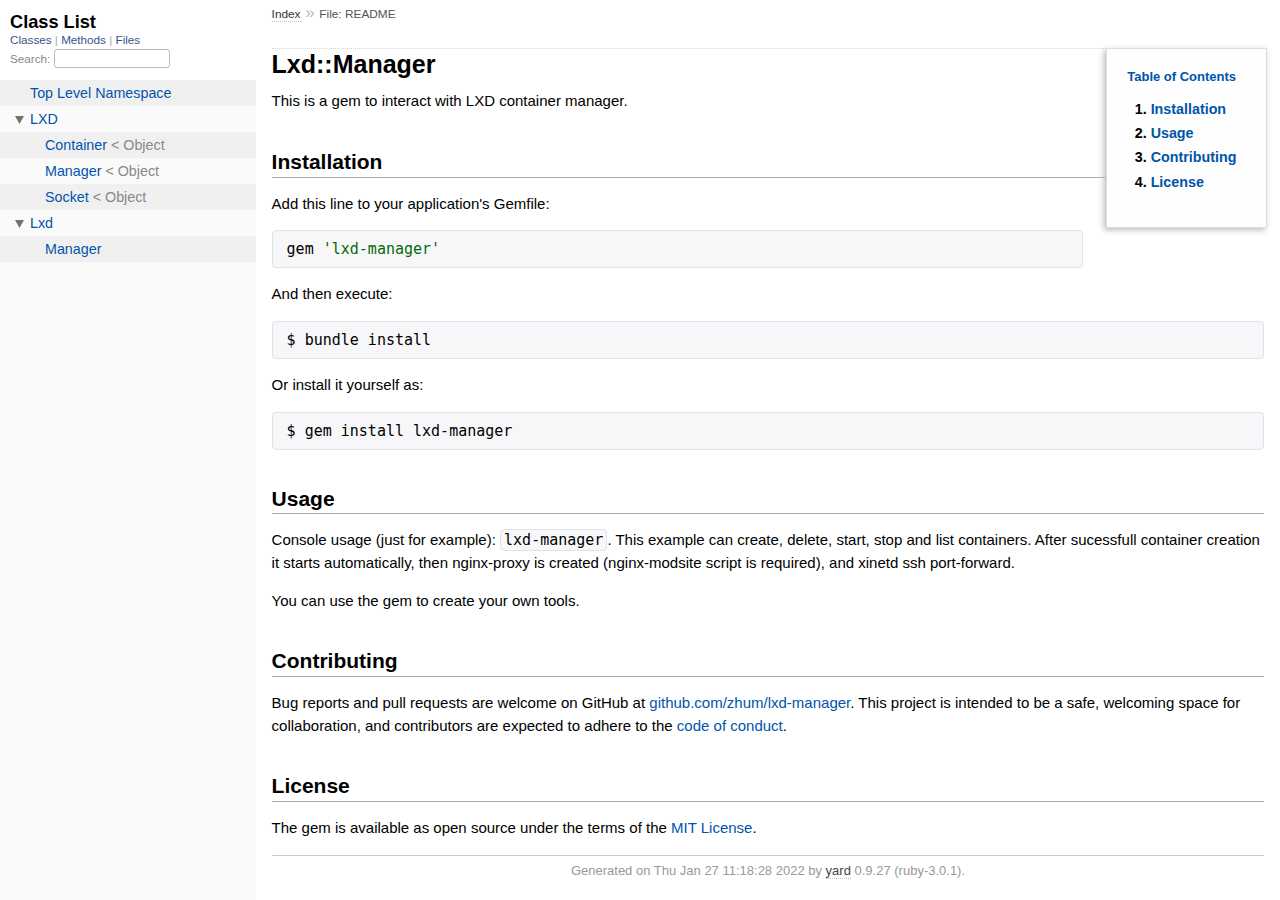
<file: doc/index.html>
<!DOCTYPE html>
<html>
  <head>
    <meta charset="UTF-8">
<meta name="viewport" content="width=device-width, initial-scale=1.0">
<title>
  File: README
  
    &mdash; Documentation by YARD 0.9.27
  
</title>

  <link rel="stylesheet" href="css/style.css" type="text/css" />

  <link rel="stylesheet" href="css/common.css" type="text/css" />

<script type="text/javascript">
  pathId = "README";
  relpath = '';
</script>


  <script type="text/javascript" charset="utf-8" src="js/jquery.js"></script>

  <script type="text/javascript" charset="utf-8" src="js/app.js"></script>


  </head>
  <body>
    <div class="nav_wrap">
      <iframe id="nav" src="class_list.html?1"></iframe>
      <div id="resizer"></div>
    </div>

    <div id="main" tabindex="-1">
      <div id="header">
        <div id="menu">
  
    <a href="_index.html">Index</a> &raquo; 
    <span class="title">File: README</span>
  
</div>

        <div id="search">
  
    <a class="full_list_link" id="class_list_link"
        href="class_list.html">

        <svg width="24" height="24">
          <rect x="0" y="4" width="24" height="4" rx="1" ry="1"></rect>
          <rect x="0" y="12" width="24" height="4" rx="1" ry="1"></rect>
          <rect x="0" y="20" width="24" height="4" rx="1" ry="1"></rect>
        </svg>
    </a>
  
</div>
        <div class="clear"></div>
      </div>

      <div id="content"><div id='filecontents'>
<h1 id="label-Lxd-3A-3AManager">Lxd::Manager</h1>

<p>This is a gem to interact with LXD container manager.</p>

<h2 id="label-Installation">Installation</h2>

<p>Add this line to your application&#39;s Gemfile:</p>

<pre class="code ruby"><code class="ruby"><span class='id identifier rubyid_gem'>gem</span> <span class='tstring'><span class='tstring_beg'>&#39;</span><span class='tstring_content'>lxd-manager</span><span class='tstring_end'>&#39;</span></span>
</code></pre>

<p>And then execute:</p>

<pre class="code ruby"><code class="ruby">$ bundle install
</code></pre>

<p>Or install it yourself as:</p>

<pre class="code ruby"><code class="ruby">$ gem install lxd-manager
</code></pre>

<h2 id="label-Usage">Usage</h2>

<p>Console usage (just for example): <code>lxd-manager</code>. This example can create, delete, start, stop and list containers. After sucessfull container creation it starts automatically, then nginx-proxy is created (nginx-modsite script is required), and xinetd ssh port-forward.</p>

<p>You can use the gem to create your own tools.</p>

<h2 id="label-Contributing">Contributing</h2>

<p>Bug reports and pull requests are welcome on GitHub at <a href="https://github.com/zhum/lxd-manager">github.com/zhum/lxd-manager</a>. This project is intended to be a safe, welcoming space for collaboration, and contributors are expected to adhere to the <a href="https://github.com/zhum/lxd-manager/blob/master/CODE_OF_CONDUCT.md">code of conduct</a>.</p>

<h2 id="label-License">License</h2>

<p>The gem is available as open source under the terms of the <a href="https://opensource.org/licenses/MIT">MIT License</a>.</p>
</div></div>

      <div id="footer">
  Generated on Thu Jan 27 11:18:28 2022 by
  <a href="http://yardoc.org" title="Yay! A Ruby Documentation Tool" target="_parent">yard</a>
  0.9.27 (ruby-3.0.1).
</div>

    </div>
  </body>
</html>
</file>
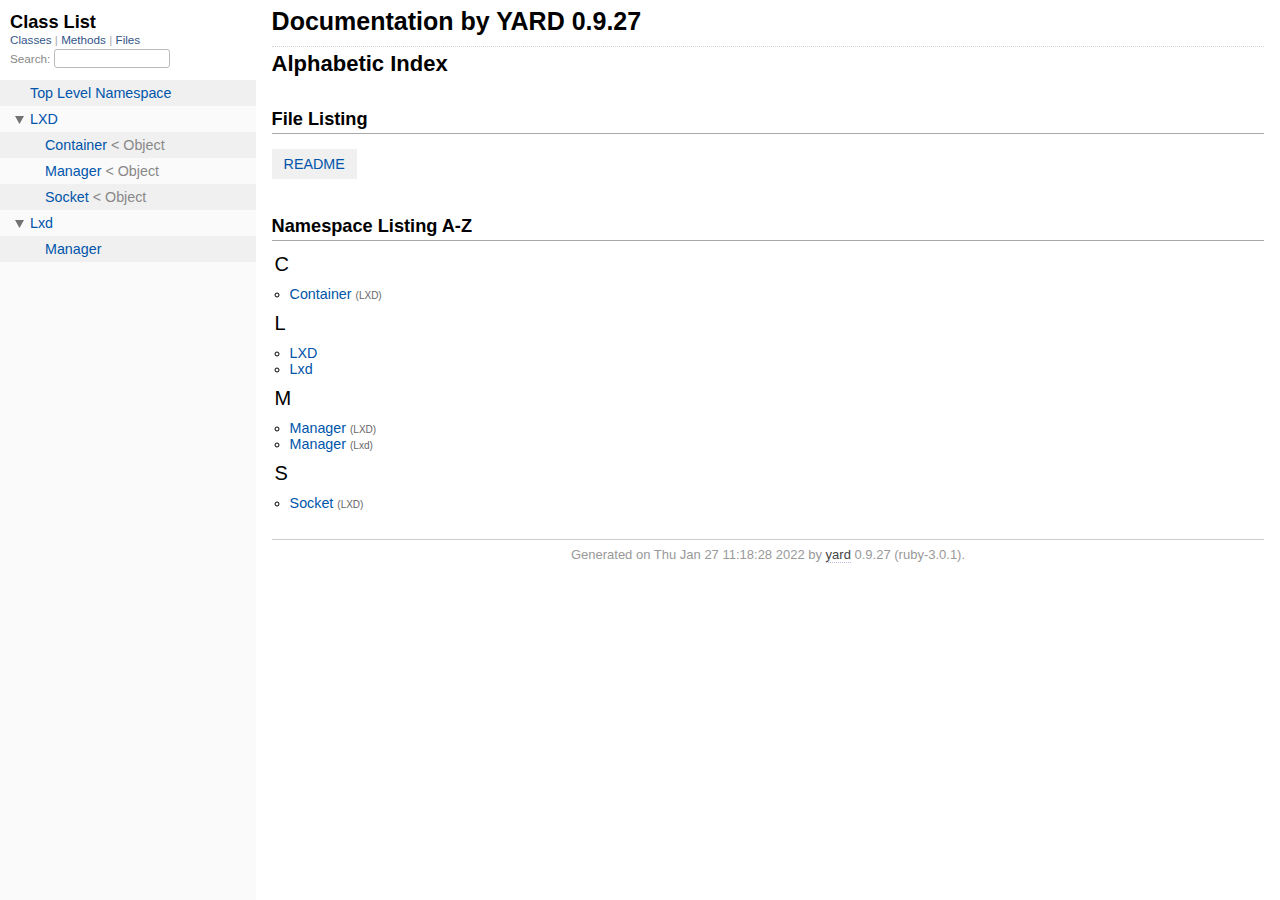
<file: doc/_index.html>
<!DOCTYPE html>
<html>
  <head>
    <meta charset="utf-8">
<meta name="viewport" content="width=device-width, initial-scale=1.0">
<title>
  Documentation by YARD 0.9.27
  
</title>

  <link rel="stylesheet" href="css/style.css" type="text/css" />

  <link rel="stylesheet" href="css/common.css" type="text/css" />

<script type="text/javascript">
  pathId = null;
  relpath = '';
</script>


  <script type="text/javascript" charset="utf-8" src="js/jquery.js"></script>

  <script type="text/javascript" charset="utf-8" src="js/app.js"></script>


  </head>
  <body>
    <div class="nav_wrap">
      <iframe id="nav" src="class_list.html?1"></iframe>
      <div id="resizer"></div>
    </div>

    <div id="main" tabindex="-1">
      <div id="header">
        <div id="menu">
  
</div>

        <div id="search">
  
    <a class="full_list_link" id="class_list_link"
        href="class_list.html">

        <svg width="24" height="24">
          <rect x="0" y="4" width="24" height="4" rx="1" ry="1"></rect>
          <rect x="0" y="12" width="24" height="4" rx="1" ry="1"></rect>
          <rect x="0" y="20" width="24" height="4" rx="1" ry="1"></rect>
        </svg>
    </a>
  
</div>
        <div class="clear"></div>
      </div>

      <div id="content"><h1 class="noborder title">Documentation by YARD 0.9.27</h1>
<div id="listing">
  <h1 class="alphaindex">Alphabetic Index</h1>
  
  <h2>File Listing</h2>
  <ul id="files" class="index_inline_list">
  
  
    <li class="r1"><a href="index.html" title="README">README</a></li>
    
  
  </ul>

<div class="clear"></div>
<h2>Namespace Listing A-Z</h2>




<table>
  <tr>
    <td valign='top' width="33%">
      
        
        <ul id="alpha_C" class="alpha">
          <li class="letter">C</li>
          <ul>
            
              <li>
                <span class='object_link'><a href="LXD/Container.html" title="LXD::Container (class)">Container</a></span>
                
                  <small>(LXD)</small>
                
              </li>
            
          </ul>
        </ul>
      
        
        <ul id="alpha_L" class="alpha">
          <li class="letter">L</li>
          <ul>
            
              <li>
                <span class='object_link'><a href="LXD.html" title="LXD (module)">LXD</a></span>
                
              </li>
            
              <li>
                <span class='object_link'><a href="Lxd_.html" title="Lxd (module)">Lxd</a></span>
                
              </li>
            
          </ul>
        </ul>
      
        
        <ul id="alpha_M" class="alpha">
          <li class="letter">M</li>
          <ul>
            
              <li>
                <span class='object_link'><a href="LXD/Manager.html" title="LXD::Manager (class)">Manager</a></span>
                
                  <small>(LXD)</small>
                
              </li>
            
              <li>
                <span class='object_link'><a href="Lxd/Manager.html" title="Lxd::Manager (module)">Manager</a></span>
                
                  <small>(Lxd)</small>
                
              </li>
            
          </ul>
        </ul>
      
        
        <ul id="alpha_S" class="alpha">
          <li class="letter">S</li>
          <ul>
            
              <li>
                <span class='object_link'><a href="LXD/Socket.html" title="LXD::Socket (class)">Socket</a></span>
                
                  <small>(LXD)</small>
                
              </li>
            
          </ul>
        </ul>
      
    </td>
  </tr>
</table>

</div>

</div>

      <div id="footer">
  Generated on Thu Jan 27 11:18:28 2022 by
  <a href="http://yardoc.org" title="Yay! A Ruby Documentation Tool" target="_parent">yard</a>
  0.9.27 (ruby-3.0.1).
</div>

    </div>
  </body>
</html>
</file>
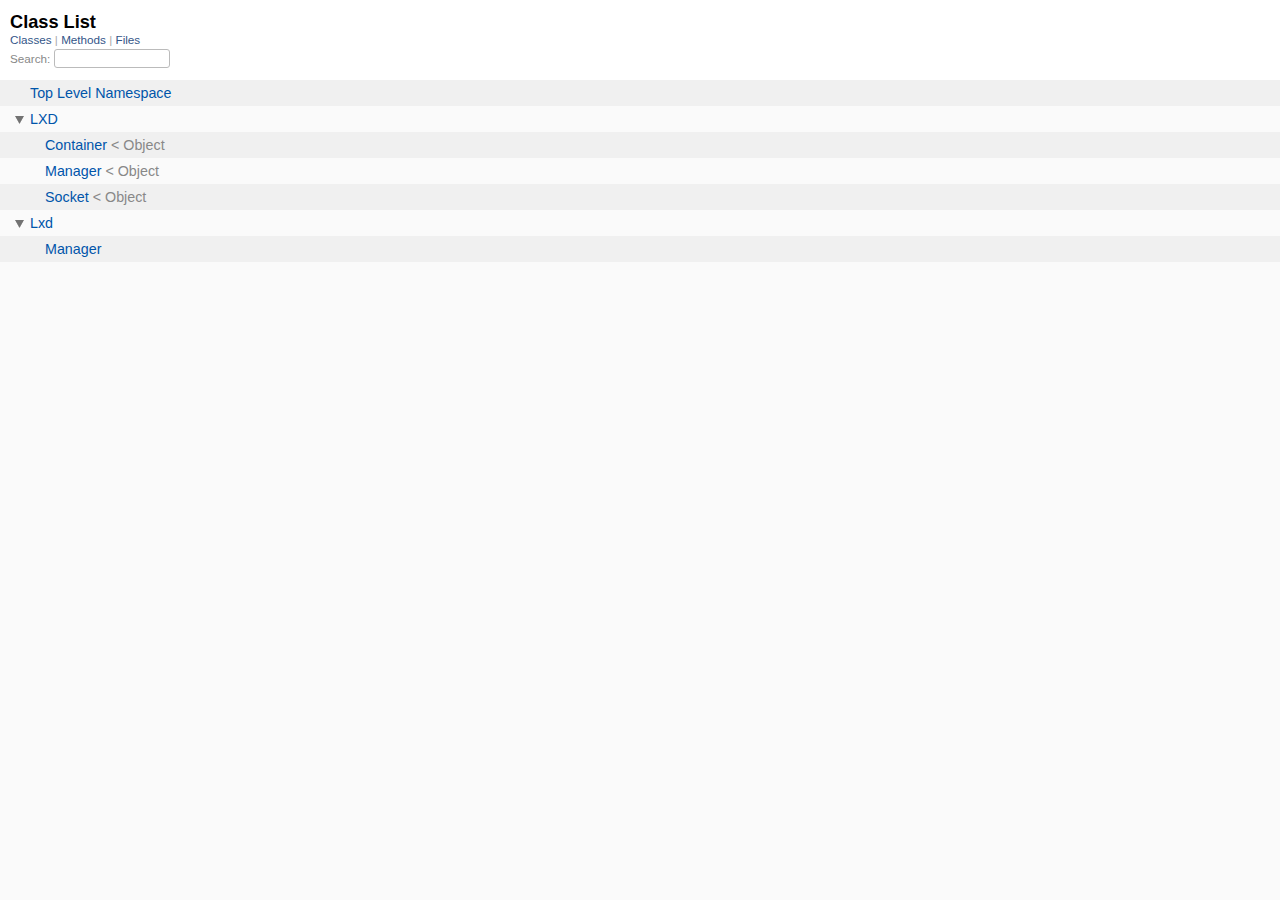
<file: doc/class_list.html>
<!DOCTYPE html>
<html>
  <head>
    <meta name="viewport" content="width=device-width, initial-scale=1.0">
    <meta charset="utf-8" />
    
      <link rel="stylesheet" href="css/full_list.css" type="text/css" media="screen" />
    
      <link rel="stylesheet" href="css/common.css" type="text/css" media="screen" />
    

    
      <script type="text/javascript" charset="utf-8" src="js/jquery.js"></script>
    
      <script type="text/javascript" charset="utf-8" src="js/full_list.js"></script>
    

    <title>Class List</title>
    <base id="base_target" target="_parent" />
  </head>
  <body>
    <div id="content">
      <div class="fixed_header">
        <h1 id="full_list_header">Class List</h1>
        <div id="full_list_nav">
          
            <span><a target="_self" href="class_list.html">
              Classes
            </a></span>
          
            <span><a target="_self" href="method_list.html">
              Methods
            </a></span>
          
            <span><a target="_self" href="file_list.html">
              Files
            </a></span>
          
        </div>

        <div id="search">Search: <input type="text" /></div>
      </div>

      <ul id="full_list" class="class">
        <li id="object_" class="odd"><div class="item" style="padding-left:30px"><span class='object_link'><a href="top-level-namespace.html" title="Top Level Namespace (root)">Top Level Namespace</a></span></div></li>
<li id='object_LXD' class='even'><div class='item' style='padding-left:30px'><a class='toggle'></a> <span class='object_link'><a href="LXD.html" title="LXD (module)">LXD</a></span><small class='search_info'>Top Level Namespace</small></div><ul><li id='object_LXD::Container' class='collapsed odd'><div class='item' style='padding-left:45px'><span class='object_link'><a href="LXD/Container.html" title="LXD::Container (class)">Container</a></span> &lt; Object<small class='search_info'>LXD</small></div></li><li id='object_LXD::Manager' class='collapsed even'><div class='item' style='padding-left:45px'><span class='object_link'><a href="LXD/Manager.html" title="LXD::Manager (class)">Manager</a></span> &lt; Object<small class='search_info'>LXD</small></div></li><li id='object_LXD::Socket' class='collapsed odd'><div class='item' style='padding-left:45px'><span class='object_link'><a href="LXD/Socket.html" title="LXD::Socket (class)">Socket</a></span> &lt; Object<small class='search_info'>LXD</small></div></li></ul></li><li id='object_Lxd' class='even'><div class='item' style='padding-left:30px'><a class='toggle'></a> <span class='object_link'><a href="Lxd_.html" title="Lxd (module)">Lxd</a></span><small class='search_info'>Top Level Namespace</small></div><ul><li id='object_Lxd::Manager' class='collapsed odd'><div class='item' style='padding-left:45px'><span class='object_link'><a href="Lxd/Manager.html" title="Lxd::Manager (module)">Manager</a></span><small class='search_info'>Lxd</small></div></li></ul></li>

      </ul>
    </div>
  </body>
</html>
</file>
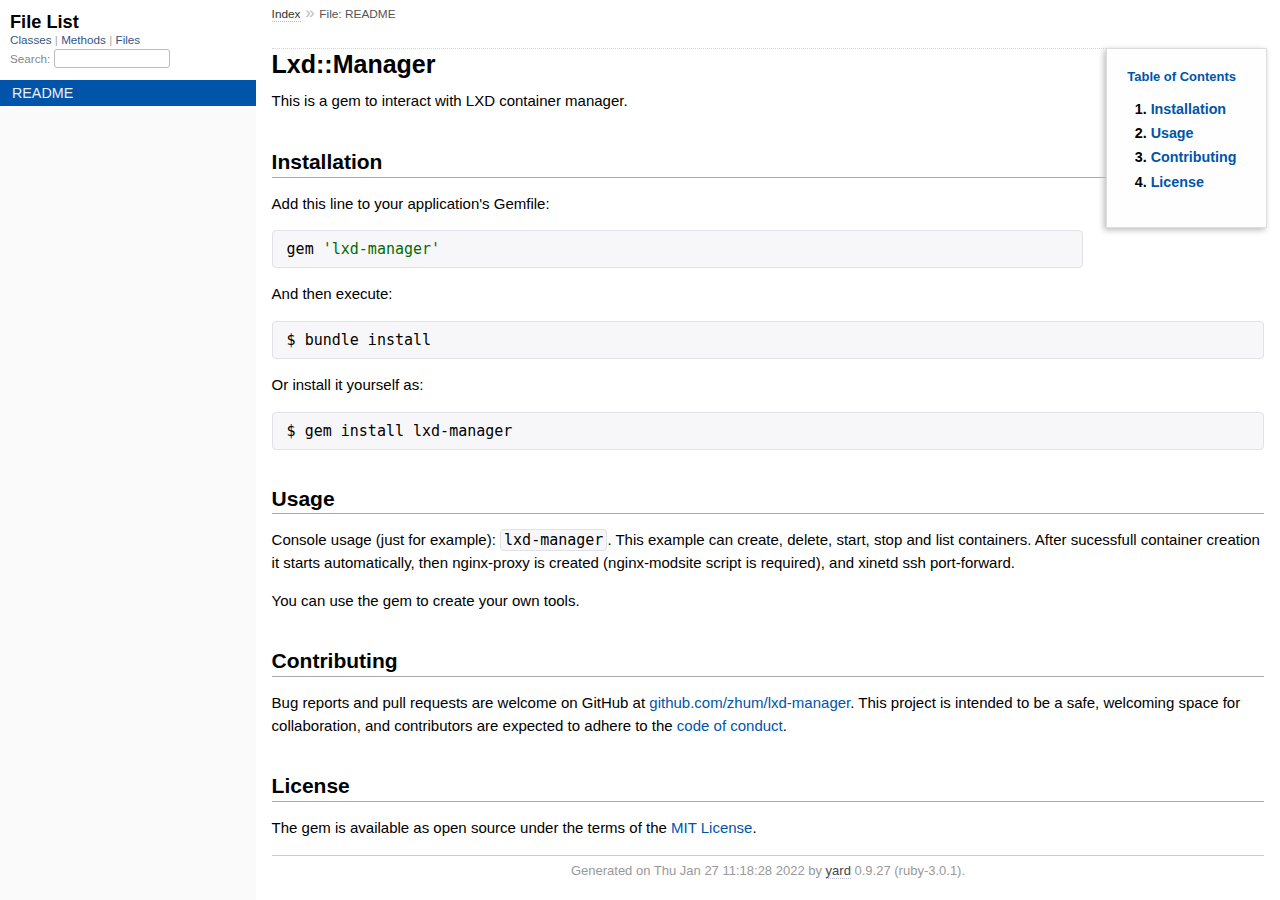
<file: doc/file.README.html>
<!DOCTYPE html>
<html>
  <head>
    <meta charset="UTF-8">
<meta name="viewport" content="width=device-width, initial-scale=1.0">
<title>
  File: README
  
    &mdash; Documentation by YARD 0.9.27
  
</title>

  <link rel="stylesheet" href="css/style.css" type="text/css" />

  <link rel="stylesheet" href="css/common.css" type="text/css" />

<script type="text/javascript">
  pathId = "README";
  relpath = '';
</script>


  <script type="text/javascript" charset="utf-8" src="js/jquery.js"></script>

  <script type="text/javascript" charset="utf-8" src="js/app.js"></script>


  </head>
  <body>
    <div class="nav_wrap">
      <iframe id="nav" src="file_list.html?1"></iframe>
      <div id="resizer"></div>
    </div>

    <div id="main" tabindex="-1">
      <div id="header">
        <div id="menu">
  
    <a href="_index.html">Index</a> &raquo; 
    <span class="title">File: README</span>
  
</div>

        <div id="search">
  
    <a class="full_list_link" id="class_list_link"
        href="class_list.html">

        <svg width="24" height="24">
          <rect x="0" y="4" width="24" height="4" rx="1" ry="1"></rect>
          <rect x="0" y="12" width="24" height="4" rx="1" ry="1"></rect>
          <rect x="0" y="20" width="24" height="4" rx="1" ry="1"></rect>
        </svg>
    </a>
  
</div>
        <div class="clear"></div>
      </div>

      <div id="content"><div id='filecontents'>
<h1 id="label-Lxd-3A-3AManager">Lxd::Manager</h1>

<p>This is a gem to interact with LXD container manager.</p>

<h2 id="label-Installation">Installation</h2>

<p>Add this line to your application&#39;s Gemfile:</p>

<pre class="code ruby"><code class="ruby"><span class='id identifier rubyid_gem'>gem</span> <span class='tstring'><span class='tstring_beg'>&#39;</span><span class='tstring_content'>lxd-manager</span><span class='tstring_end'>&#39;</span></span>
</code></pre>

<p>And then execute:</p>

<pre class="code ruby"><code class="ruby">$ bundle install
</code></pre>

<p>Or install it yourself as:</p>

<pre class="code ruby"><code class="ruby">$ gem install lxd-manager
</code></pre>

<h2 id="label-Usage">Usage</h2>

<p>Console usage (just for example): <code>lxd-manager</code>. This example can create, delete, start, stop and list containers. After sucessfull container creation it starts automatically, then nginx-proxy is created (nginx-modsite script is required), and xinetd ssh port-forward.</p>

<p>You can use the gem to create your own tools.</p>

<h2 id="label-Contributing">Contributing</h2>

<p>Bug reports and pull requests are welcome on GitHub at <a href="https://github.com/zhum/lxd-manager">github.com/zhum/lxd-manager</a>. This project is intended to be a safe, welcoming space for collaboration, and contributors are expected to adhere to the <a href="https://github.com/zhum/lxd-manager/blob/master/CODE_OF_CONDUCT.md">code of conduct</a>.</p>

<h2 id="label-License">License</h2>

<p>The gem is available as open source under the terms of the <a href="https://opensource.org/licenses/MIT">MIT License</a>.</p>
</div></div>

      <div id="footer">
  Generated on Thu Jan 27 11:18:28 2022 by
  <a href="http://yardoc.org" title="Yay! A Ruby Documentation Tool" target="_parent">yard</a>
  0.9.27 (ruby-3.0.1).
</div>

    </div>
  </body>
</html>
</file>
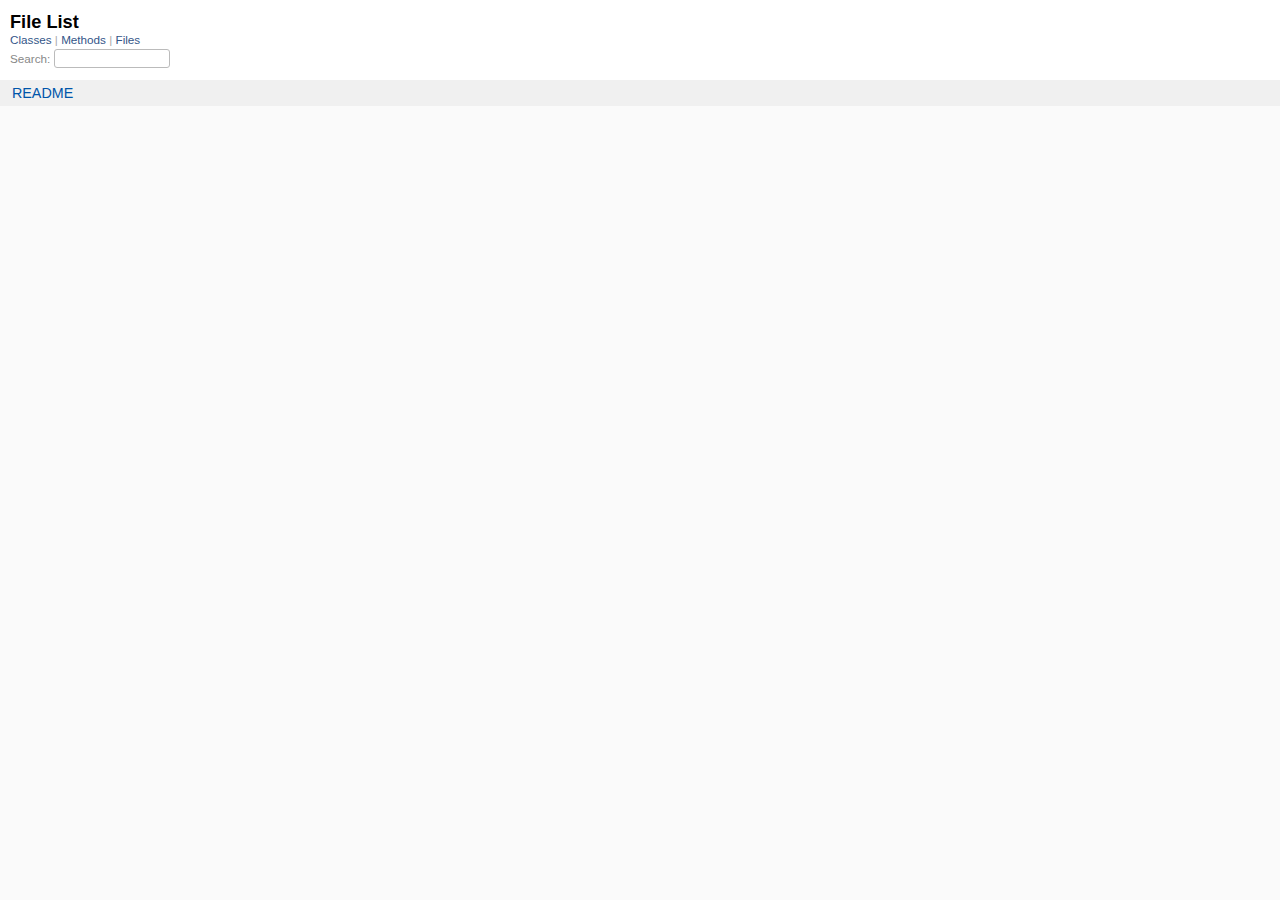
<file: doc/file_list.html>
<!DOCTYPE html>
<html>
  <head>
    <meta name="viewport" content="width=device-width, initial-scale=1.0">
    <meta charset="utf-8" />
    
      <link rel="stylesheet" href="css/full_list.css" type="text/css" media="screen" />
    
      <link rel="stylesheet" href="css/common.css" type="text/css" media="screen" />
    

    
      <script type="text/javascript" charset="utf-8" src="js/jquery.js"></script>
    
      <script type="text/javascript" charset="utf-8" src="js/full_list.js"></script>
    

    <title>File List</title>
    <base id="base_target" target="_parent" />
  </head>
  <body>
    <div id="content">
      <div class="fixed_header">
        <h1 id="full_list_header">File List</h1>
        <div id="full_list_nav">
          
            <span><a target="_self" href="class_list.html">
              Classes
            </a></span>
          
            <span><a target="_self" href="method_list.html">
              Methods
            </a></span>
          
            <span><a target="_self" href="file_list.html">
              Files
            </a></span>
          
        </div>

        <div id="search">Search: <input type="text" /></div>
      </div>

      <ul id="full_list" class="file">
        

  <li id="object_README" class="odd">
    <div class="item"><span class="object_link"><a href="index.html" title="README">README</a></span></div>
  </li>
  


      </ul>
    </div>
  </body>
</html>
</file>
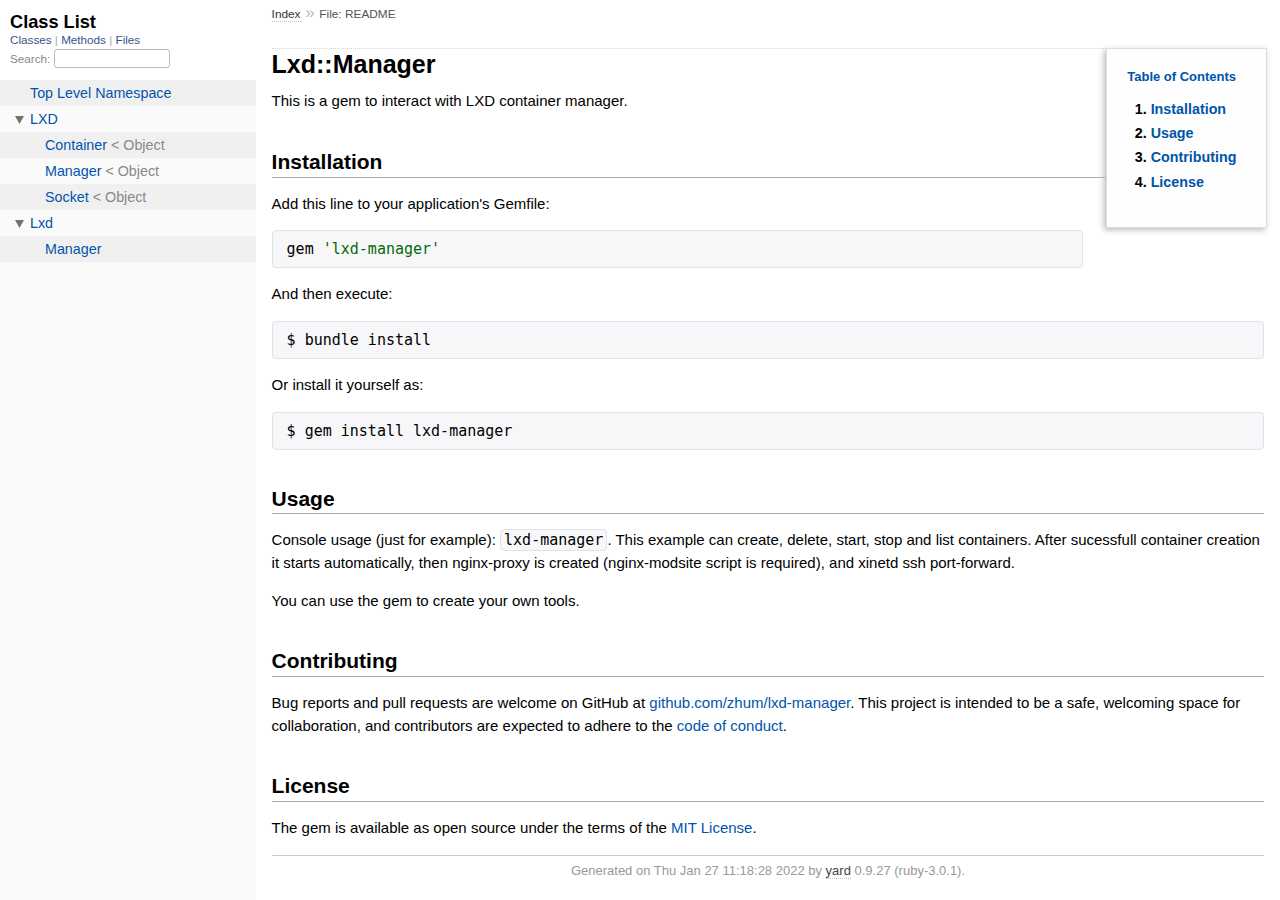
<file: doc/frames.html>
<!DOCTYPE html>
<html>
<head>
  <meta charset="utf-8">
	<title>Documentation by YARD 0.9.27</title>
</head>
<script type="text/javascript">
  var match = unescape(window.location.hash).match(/^#!(.+)/);
  var name = match ? match[1] : 'index.html';
  name = name.replace(/^(\w+):\/\//, '').replace(/^\/\//, '');
  window.top.location = name;
</script>
<noscript>
  <h1>Oops!</h1>
  <h2>YARD requires JavaScript!</h2>
</noscript>
</html>
</file>
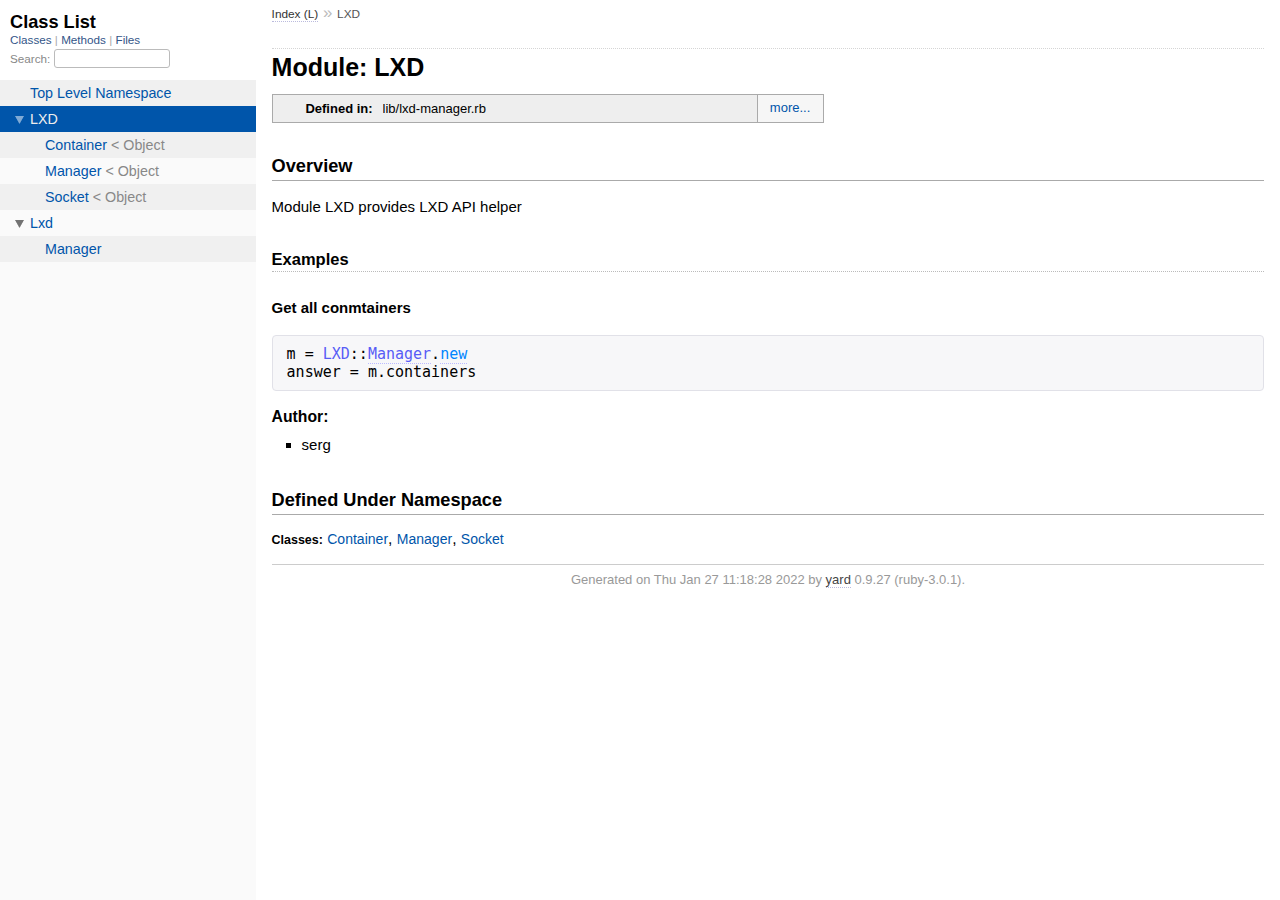
<file: doc/LXD.html>
<!DOCTYPE html>
<html>
  <head>
    <meta charset="utf-8">
<meta name="viewport" content="width=device-width, initial-scale=1.0">
<title>
  Module: LXD
  
    &mdash; Documentation by YARD 0.9.27
  
</title>

  <link rel="stylesheet" href="css/style.css" type="text/css" />

  <link rel="stylesheet" href="css/common.css" type="text/css" />

<script type="text/javascript">
  pathId = "LXD";
  relpath = '';
</script>


  <script type="text/javascript" charset="utf-8" src="js/jquery.js"></script>

  <script type="text/javascript" charset="utf-8" src="js/app.js"></script>


  </head>
  <body>
    <div class="nav_wrap">
      <iframe id="nav" src="class_list.html?1"></iframe>
      <div id="resizer"></div>
    </div>

    <div id="main" tabindex="-1">
      <div id="header">
        <div id="menu">
  
    <a href="_index.html">Index (L)</a> &raquo;
    
    
    <span class="title">LXD</span>
  
</div>

        <div id="search">
  
    <a class="full_list_link" id="class_list_link"
        href="class_list.html">

        <svg width="24" height="24">
          <rect x="0" y="4" width="24" height="4" rx="1" ry="1"></rect>
          <rect x="0" y="12" width="24" height="4" rx="1" ry="1"></rect>
          <rect x="0" y="20" width="24" height="4" rx="1" ry="1"></rect>
        </svg>
    </a>
  
</div>
        <div class="clear"></div>
      </div>

      <div id="content"><h1>Module: LXD
  
  
  
</h1>
<div class="box_info">
  

  
  
  
  
  

  

  
  <dl>
    <dt>Defined in:</dt>
    <dd>lib/lxd-manager.rb<span class="defines">,<br />
  lib/lxd/socket.rb,<br /> lib/lxd/manager.rb,<br /> lib/lxd/container.rb</span>
</dd>
  </dl>
  
</div>

<h2>Overview</h2><div class="docstring">
  <div class="discussion">
    
<p>Module LXD provides LXD API helper</p>

<h2 id="label-Examples">Examples</h2>

<h3 id="label-Get+all+conmtainers">Get all conmtainers</h3>

<pre class="code ruby"><code class="ruby"><span class='id identifier rubyid_m'>m</span> <span class='op'>=</span> <span class='const'>LXD</span><span class='op'>::</span><span class='const'><span class='object_link'><a href="LXD/Manager.html" title="LXD::Manager (class)">Manager</a></span></span><span class='period'>.</span><span class='id identifier rubyid_new'><span class='object_link'><a href="LXD/Manager.html#initialize-instance_method" title="LXD::Manager#initialize (method)">new</a></span></span>
<span class='id identifier rubyid_answer'>answer</span> <span class='op'>=</span> <span class='id identifier rubyid_m'>m</span><span class='period'>.</span><span class='id identifier rubyid_containers'>containers</span>
</code></pre>


  </div>
</div>
<div class="tags">
  
<p class="tag_title">Author:</p>
<ul class="author">
  
    <li>
      
      
      
      
        
        <div class='inline'>
<p>serg</p>
</div>
      
    </li>
  
</ul>

</div><h2>Defined Under Namespace</h2>
<p class="children">
  
    
  
    
      <strong class="classes">Classes:</strong> <span class='object_link'><a href="LXD/Container.html" title="LXD::Container (class)">Container</a></span>, <span class='object_link'><a href="LXD/Manager.html" title="LXD::Manager (class)">Manager</a></span>, <span class='object_link'><a href="LXD/Socket.html" title="LXD::Socket (class)">Socket</a></span>
    
  
</p>









</div>

      <div id="footer">
  Generated on Thu Jan 27 11:18:28 2022 by
  <a href="http://yardoc.org" title="Yay! A Ruby Documentation Tool" target="_parent">yard</a>
  0.9.27 (ruby-3.0.1).
</div>

    </div>
  </body>
</html>
</file>
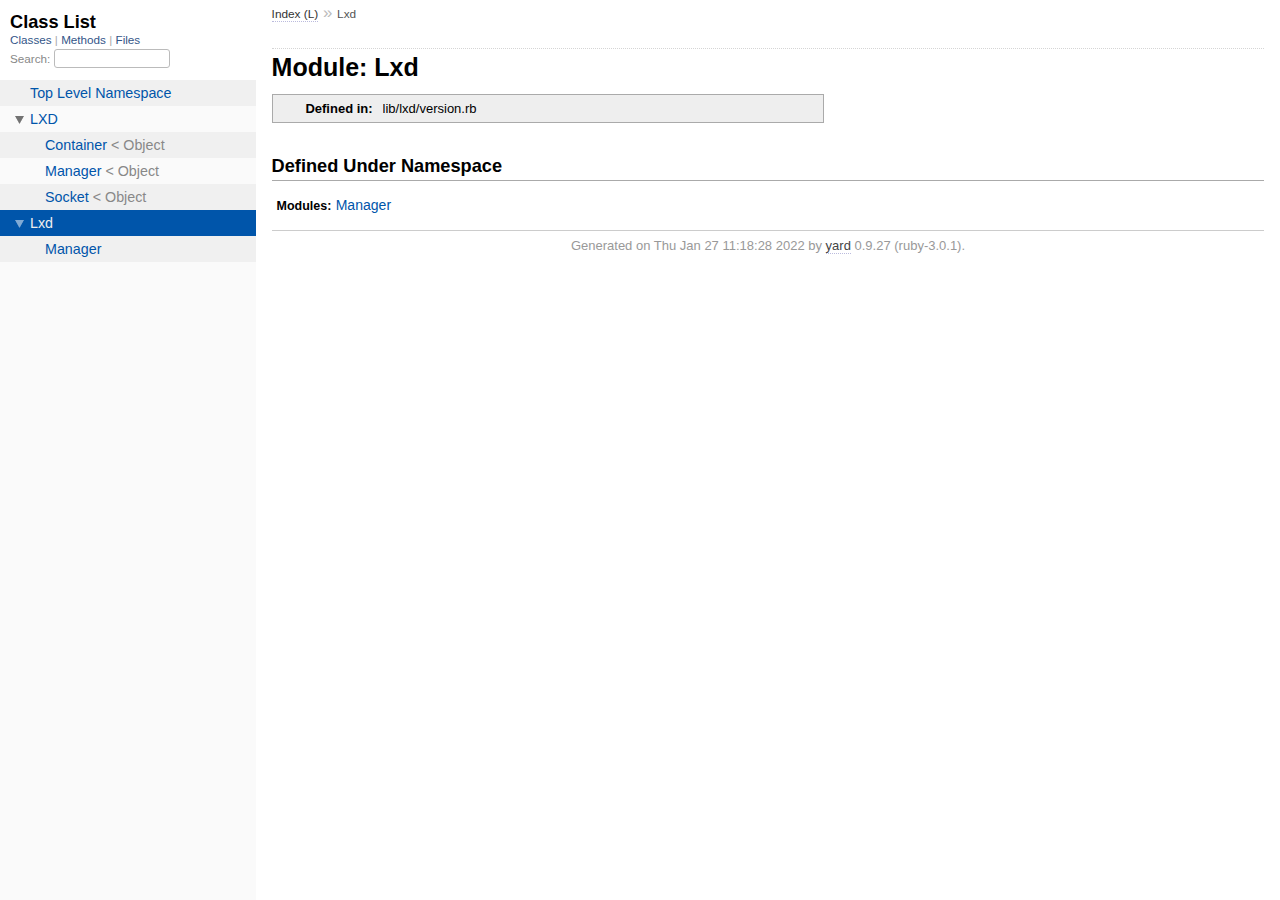
<file: doc/Lxd_.html>
<!DOCTYPE html>
<html>
  <head>
    <meta charset="utf-8">
<meta name="viewport" content="width=device-width, initial-scale=1.0">
<title>
  Module: Lxd
  
    &mdash; Documentation by YARD 0.9.27
  
</title>

  <link rel="stylesheet" href="css/style.css" type="text/css" />

  <link rel="stylesheet" href="css/common.css" type="text/css" />

<script type="text/javascript">
  pathId = "Lxd";
  relpath = '';
</script>


  <script type="text/javascript" charset="utf-8" src="js/jquery.js"></script>

  <script type="text/javascript" charset="utf-8" src="js/app.js"></script>


  </head>
  <body>
    <div class="nav_wrap">
      <iframe id="nav" src="class_list.html?1"></iframe>
      <div id="resizer"></div>
    </div>

    <div id="main" tabindex="-1">
      <div id="header">
        <div id="menu">
  
    <a href="_index.html">Index (L)</a> &raquo;
    
    
    <span class="title">Lxd</span>
  
</div>

        <div id="search">
  
    <a class="full_list_link" id="class_list_link"
        href="class_list.html">

        <svg width="24" height="24">
          <rect x="0" y="4" width="24" height="4" rx="1" ry="1"></rect>
          <rect x="0" y="12" width="24" height="4" rx="1" ry="1"></rect>
          <rect x="0" y="20" width="24" height="4" rx="1" ry="1"></rect>
        </svg>
    </a>
  
</div>
        <div class="clear"></div>
      </div>

      <div id="content"><h1>Module: Lxd
  
  
  
</h1>
<div class="box_info">
  

  
  
  
  
  

  

  
  <dl>
    <dt>Defined in:</dt>
    <dd>lib/lxd/version.rb</dd>
  </dl>
  
</div>

<h2>Defined Under Namespace</h2>
<p class="children">
  
    
      <strong class="modules">Modules:</strong> <span class='object_link'><a href="Lxd/Manager.html" title="Lxd::Manager (module)">Manager</a></span>
    
  
    
  
</p>









</div>

      <div id="footer">
  Generated on Thu Jan 27 11:18:28 2022 by
  <a href="http://yardoc.org" title="Yay! A Ruby Documentation Tool" target="_parent">yard</a>
  0.9.27 (ruby-3.0.1).
</div>

    </div>
  </body>
</html>
</file>
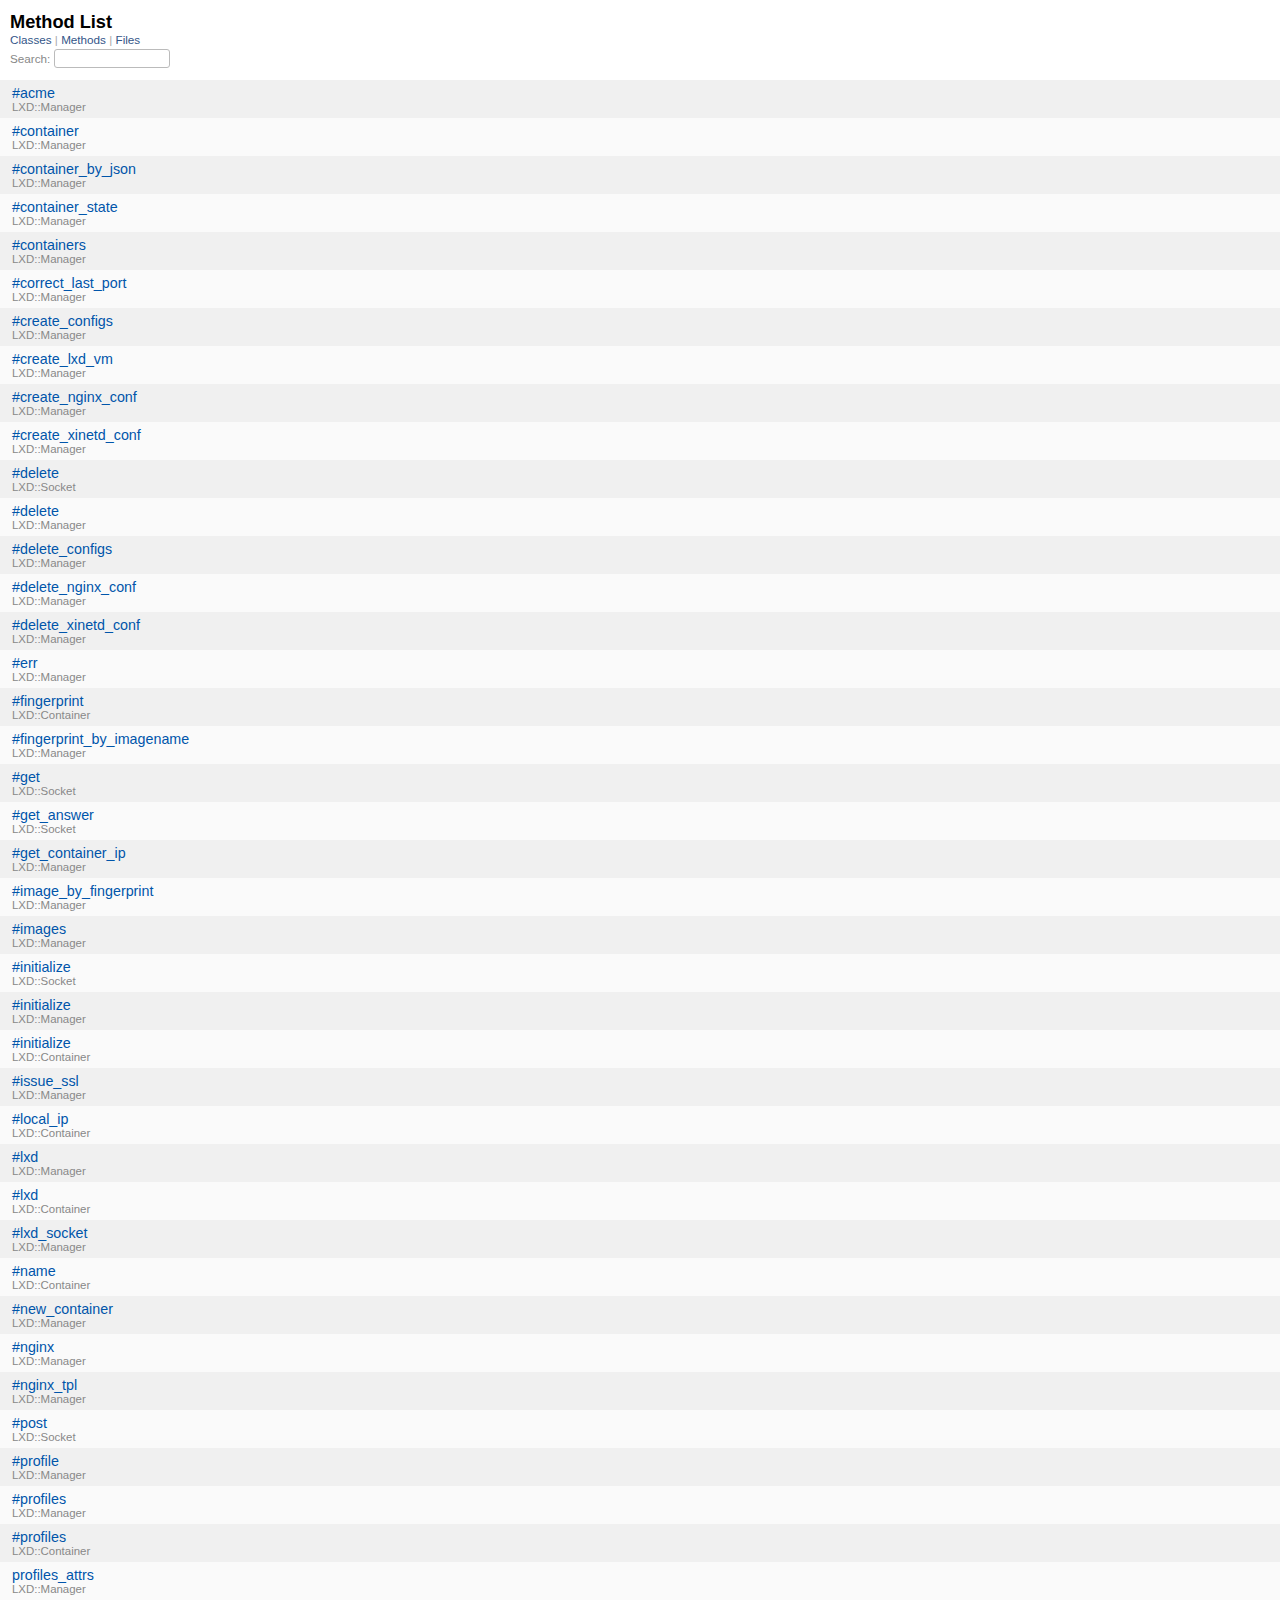
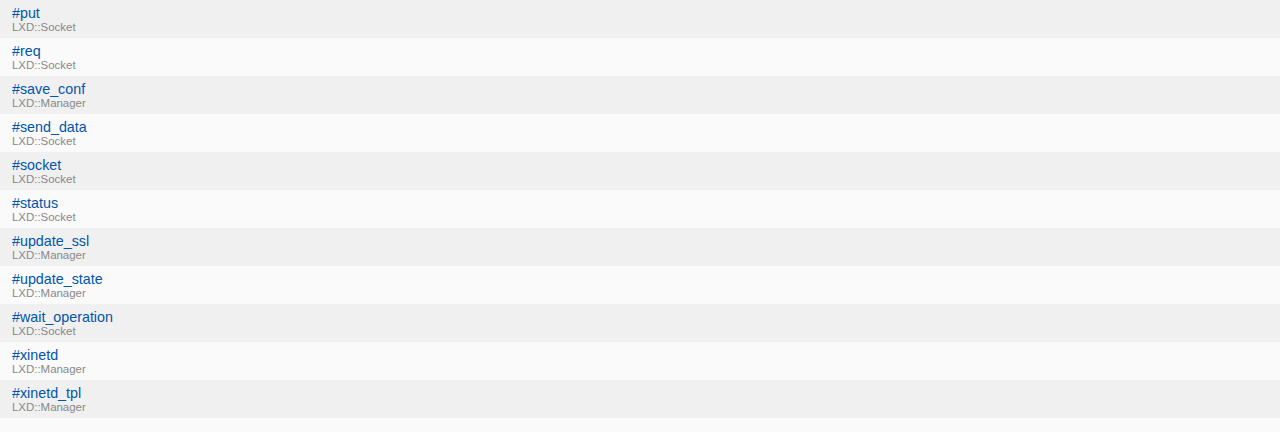
<file: doc/method_list.html>
<!DOCTYPE html>
<html>
  <head>
    <meta name="viewport" content="width=device-width, initial-scale=1.0">
    <meta charset="utf-8" />
    
      <link rel="stylesheet" href="css/full_list.css" type="text/css" media="screen" />
    
      <link rel="stylesheet" href="css/common.css" type="text/css" media="screen" />
    

    
      <script type="text/javascript" charset="utf-8" src="js/jquery.js"></script>
    
      <script type="text/javascript" charset="utf-8" src="js/full_list.js"></script>
    

    <title>Method List</title>
    <base id="base_target" target="_parent" />
  </head>
  <body>
    <div id="content">
      <div class="fixed_header">
        <h1 id="full_list_header">Method List</h1>
        <div id="full_list_nav">
          
            <span><a target="_self" href="class_list.html">
              Classes
            </a></span>
          
            <span><a target="_self" href="method_list.html">
              Methods
            </a></span>
          
            <span><a target="_self" href="file_list.html">
              Files
            </a></span>
          
        </div>

        <div id="search">Search: <input type="text" /></div>
      </div>

      <ul id="full_list" class="method">
        

  <li class="odd ">
    <div class="item">
      <span class='object_link'><a href="LXD/Manager.html#acme-instance_method" title="LXD::Manager#acme (method)">#acme</a></span>
      <small>LXD::Manager</small>
    </div>
  </li>
  

  <li class="even ">
    <div class="item">
      <span class='object_link'><a href="LXD/Manager.html#container-instance_method" title="LXD::Manager#container (method)">#container</a></span>
      <small>LXD::Manager</small>
    </div>
  </li>
  

  <li class="odd ">
    <div class="item">
      <span class='object_link'><a href="LXD/Manager.html#container_by_json-instance_method" title="LXD::Manager#container_by_json (method)">#container_by_json</a></span>
      <small>LXD::Manager</small>
    </div>
  </li>
  

  <li class="even ">
    <div class="item">
      <span class='object_link'><a href="LXD/Manager.html#container_state-instance_method" title="LXD::Manager#container_state (method)">#container_state</a></span>
      <small>LXD::Manager</small>
    </div>
  </li>
  

  <li class="odd ">
    <div class="item">
      <span class='object_link'><a href="LXD/Manager.html#containers-instance_method" title="LXD::Manager#containers (method)">#containers</a></span>
      <small>LXD::Manager</small>
    </div>
  </li>
  

  <li class="even ">
    <div class="item">
      <span class='object_link'><a href="LXD/Manager.html#correct_last_port-instance_method" title="LXD::Manager#correct_last_port (method)">#correct_last_port</a></span>
      <small>LXD::Manager</small>
    </div>
  </li>
  

  <li class="odd ">
    <div class="item">
      <span class='object_link'><a href="LXD/Manager.html#create_configs-instance_method" title="LXD::Manager#create_configs (method)">#create_configs</a></span>
      <small>LXD::Manager</small>
    </div>
  </li>
  

  <li class="even ">
    <div class="item">
      <span class='object_link'><a href="LXD/Manager.html#create_lxd_vm-instance_method" title="LXD::Manager#create_lxd_vm (method)">#create_lxd_vm</a></span>
      <small>LXD::Manager</small>
    </div>
  </li>
  

  <li class="odd ">
    <div class="item">
      <span class='object_link'><a href="LXD/Manager.html#create_nginx_conf-instance_method" title="LXD::Manager#create_nginx_conf (method)">#create_nginx_conf</a></span>
      <small>LXD::Manager</small>
    </div>
  </li>
  

  <li class="even ">
    <div class="item">
      <span class='object_link'><a href="LXD/Manager.html#create_xinetd_conf-instance_method" title="LXD::Manager#create_xinetd_conf (method)">#create_xinetd_conf</a></span>
      <small>LXD::Manager</small>
    </div>
  </li>
  

  <li class="odd ">
    <div class="item">
      <span class='object_link'><a href="LXD/Socket.html#delete-instance_method" title="LXD::Socket#delete (method)">#delete</a></span>
      <small>LXD::Socket</small>
    </div>
  </li>
  

  <li class="even ">
    <div class="item">
      <span class='object_link'><a href="LXD/Manager.html#delete-instance_method" title="LXD::Manager#delete (method)">#delete</a></span>
      <small>LXD::Manager</small>
    </div>
  </li>
  

  <li class="odd ">
    <div class="item">
      <span class='object_link'><a href="LXD/Manager.html#delete_configs-instance_method" title="LXD::Manager#delete_configs (method)">#delete_configs</a></span>
      <small>LXD::Manager</small>
    </div>
  </li>
  

  <li class="even ">
    <div class="item">
      <span class='object_link'><a href="LXD/Manager.html#delete_nginx_conf-instance_method" title="LXD::Manager#delete_nginx_conf (method)">#delete_nginx_conf</a></span>
      <small>LXD::Manager</small>
    </div>
  </li>
  

  <li class="odd ">
    <div class="item">
      <span class='object_link'><a href="LXD/Manager.html#delete_xinetd_conf-instance_method" title="LXD::Manager#delete_xinetd_conf (method)">#delete_xinetd_conf</a></span>
      <small>LXD::Manager</small>
    </div>
  </li>
  

  <li class="even ">
    <div class="item">
      <span class='object_link'><a href="LXD/Manager.html#err-instance_method" title="LXD::Manager#err (method)">#err</a></span>
      <small>LXD::Manager</small>
    </div>
  </li>
  

  <li class="odd ">
    <div class="item">
      <span class='object_link'><a href="LXD/Container.html#fingerprint-instance_method" title="LXD::Container#fingerprint (method)">#fingerprint</a></span>
      <small>LXD::Container</small>
    </div>
  </li>
  

  <li class="even ">
    <div class="item">
      <span class='object_link'><a href="LXD/Manager.html#fingerprint_by_imagename-instance_method" title="LXD::Manager#fingerprint_by_imagename (method)">#fingerprint_by_imagename</a></span>
      <small>LXD::Manager</small>
    </div>
  </li>
  

  <li class="odd ">
    <div class="item">
      <span class='object_link'><a href="LXD/Socket.html#get-instance_method" title="LXD::Socket#get (method)">#get</a></span>
      <small>LXD::Socket</small>
    </div>
  </li>
  

  <li class="even ">
    <div class="item">
      <span class='object_link'><a href="LXD/Socket.html#get_answer-instance_method" title="LXD::Socket#get_answer (method)">#get_answer</a></span>
      <small>LXD::Socket</small>
    </div>
  </li>
  

  <li class="odd ">
    <div class="item">
      <span class='object_link'><a href="LXD/Manager.html#get_container_ip-instance_method" title="LXD::Manager#get_container_ip (method)">#get_container_ip</a></span>
      <small>LXD::Manager</small>
    </div>
  </li>
  

  <li class="even ">
    <div class="item">
      <span class='object_link'><a href="LXD/Manager.html#image_by_fingerprint-instance_method" title="LXD::Manager#image_by_fingerprint (method)">#image_by_fingerprint</a></span>
      <small>LXD::Manager</small>
    </div>
  </li>
  

  <li class="odd ">
    <div class="item">
      <span class='object_link'><a href="LXD/Manager.html#images-instance_method" title="LXD::Manager#images (method)">#images</a></span>
      <small>LXD::Manager</small>
    </div>
  </li>
  

  <li class="even ">
    <div class="item">
      <span class='object_link'><a href="LXD/Socket.html#initialize-instance_method" title="LXD::Socket#initialize (method)">#initialize</a></span>
      <small>LXD::Socket</small>
    </div>
  </li>
  

  <li class="odd ">
    <div class="item">
      <span class='object_link'><a href="LXD/Manager.html#initialize-instance_method" title="LXD::Manager#initialize (method)">#initialize</a></span>
      <small>LXD::Manager</small>
    </div>
  </li>
  

  <li class="even ">
    <div class="item">
      <span class='object_link'><a href="LXD/Container.html#initialize-instance_method" title="LXD::Container#initialize (method)">#initialize</a></span>
      <small>LXD::Container</small>
    </div>
  </li>
  

  <li class="odd ">
    <div class="item">
      <span class='object_link'><a href="LXD/Manager.html#issue_ssl-instance_method" title="LXD::Manager#issue_ssl (method)">#issue_ssl</a></span>
      <small>LXD::Manager</small>
    </div>
  </li>
  

  <li class="even ">
    <div class="item">
      <span class='object_link'><a href="LXD/Container.html#local_ip-instance_method" title="LXD::Container#local_ip (method)">#local_ip</a></span>
      <small>LXD::Container</small>
    </div>
  </li>
  

  <li class="odd ">
    <div class="item">
      <span class='object_link'><a href="LXD/Manager.html#lxd-instance_method" title="LXD::Manager#lxd (method)">#lxd</a></span>
      <small>LXD::Manager</small>
    </div>
  </li>
  

  <li class="even ">
    <div class="item">
      <span class='object_link'><a href="LXD/Container.html#lxd-instance_method" title="LXD::Container#lxd (method)">#lxd</a></span>
      <small>LXD::Container</small>
    </div>
  </li>
  

  <li class="odd ">
    <div class="item">
      <span class='object_link'><a href="LXD/Manager.html#lxd_socket-instance_method" title="LXD::Manager#lxd_socket (method)">#lxd_socket</a></span>
      <small>LXD::Manager</small>
    </div>
  </li>
  

  <li class="even ">
    <div class="item">
      <span class='object_link'><a href="LXD/Container.html#name-instance_method" title="LXD::Container#name (method)">#name</a></span>
      <small>LXD::Container</small>
    </div>
  </li>
  

  <li class="odd ">
    <div class="item">
      <span class='object_link'><a href="LXD/Manager.html#new_container-instance_method" title="LXD::Manager#new_container (method)">#new_container</a></span>
      <small>LXD::Manager</small>
    </div>
  </li>
  

  <li class="even ">
    <div class="item">
      <span class='object_link'><a href="LXD/Manager.html#nginx-instance_method" title="LXD::Manager#nginx (method)">#nginx</a></span>
      <small>LXD::Manager</small>
    </div>
  </li>
  

  <li class="odd ">
    <div class="item">
      <span class='object_link'><a href="LXD/Manager.html#nginx_tpl-instance_method" title="LXD::Manager#nginx_tpl (method)">#nginx_tpl</a></span>
      <small>LXD::Manager</small>
    </div>
  </li>
  

  <li class="even ">
    <div class="item">
      <span class='object_link'><a href="LXD/Socket.html#post-instance_method" title="LXD::Socket#post (method)">#post</a></span>
      <small>LXD::Socket</small>
    </div>
  </li>
  

  <li class="odd ">
    <div class="item">
      <span class='object_link'><a href="LXD/Manager.html#profile-instance_method" title="LXD::Manager#profile (method)">#profile</a></span>
      <small>LXD::Manager</small>
    </div>
  </li>
  

  <li class="even ">
    <div class="item">
      <span class='object_link'><a href="LXD/Manager.html#profiles-instance_method" title="LXD::Manager#profiles (method)">#profiles</a></span>
      <small>LXD::Manager</small>
    </div>
  </li>
  

  <li class="odd ">
    <div class="item">
      <span class='object_link'><a href="LXD/Container.html#profiles-instance_method" title="LXD::Container#profiles (method)">#profiles</a></span>
      <small>LXD::Container</small>
    </div>
  </li>
  

  <li class="even ">
    <div class="item">
      <span class='object_link'><a href="LXD/Manager.html#profiles_attrs-class_method" title="LXD::Manager.profiles_attrs (method)">profiles_attrs</a></span>
      <small>LXD::Manager</small>
    </div>
  </li>
  

  <li class="odd ">
    <div class="item">
      <span class='object_link'><a href="LXD/Socket.html#put-instance_method" title="LXD::Socket#put (method)">#put</a></span>
      <small>LXD::Socket</small>
    </div>
  </li>
  

  <li class="even ">
    <div class="item">
      <span class='object_link'><a href="LXD/Socket.html#req-instance_method" title="LXD::Socket#req (method)">#req</a></span>
      <small>LXD::Socket</small>
    </div>
  </li>
  

  <li class="odd ">
    <div class="item">
      <span class='object_link'><a href="LXD/Manager.html#save_conf-instance_method" title="LXD::Manager#save_conf (method)">#save_conf</a></span>
      <small>LXD::Manager</small>
    </div>
  </li>
  

  <li class="even ">
    <div class="item">
      <span class='object_link'><a href="LXD/Socket.html#send_data-instance_method" title="LXD::Socket#send_data (method)">#send_data</a></span>
      <small>LXD::Socket</small>
    </div>
  </li>
  

  <li class="odd ">
    <div class="item">
      <span class='object_link'><a href="LXD/Socket.html#socket-instance_method" title="LXD::Socket#socket (method)">#socket</a></span>
      <small>LXD::Socket</small>
    </div>
  </li>
  

  <li class="even ">
    <div class="item">
      <span class='object_link'><a href="LXD/Socket.html#status-instance_method" title="LXD::Socket#status (method)">#status</a></span>
      <small>LXD::Socket</small>
    </div>
  </li>
  

  <li class="odd ">
    <div class="item">
      <span class='object_link'><a href="LXD/Manager.html#update_ssl-instance_method" title="LXD::Manager#update_ssl (method)">#update_ssl</a></span>
      <small>LXD::Manager</small>
    </div>
  </li>
  

  <li class="even ">
    <div class="item">
      <span class='object_link'><a href="LXD/Manager.html#update_state-instance_method" title="LXD::Manager#update_state (method)">#update_state</a></span>
      <small>LXD::Manager</small>
    </div>
  </li>
  

  <li class="odd ">
    <div class="item">
      <span class='object_link'><a href="LXD/Socket.html#wait_operation-instance_method" title="LXD::Socket#wait_operation (method)">#wait_operation</a></span>
      <small>LXD::Socket</small>
    </div>
  </li>
  

  <li class="even ">
    <div class="item">
      <span class='object_link'><a href="LXD/Manager.html#xinetd-instance_method" title="LXD::Manager#xinetd (method)">#xinetd</a></span>
      <small>LXD::Manager</small>
    </div>
  </li>
  

  <li class="odd ">
    <div class="item">
      <span class='object_link'><a href="LXD/Manager.html#xinetd_tpl-instance_method" title="LXD::Manager#xinetd_tpl (method)">#xinetd_tpl</a></span>
      <small>LXD::Manager</small>
    </div>
  </li>
  


      </ul>
    </div>
  </body>
</html>
</file>
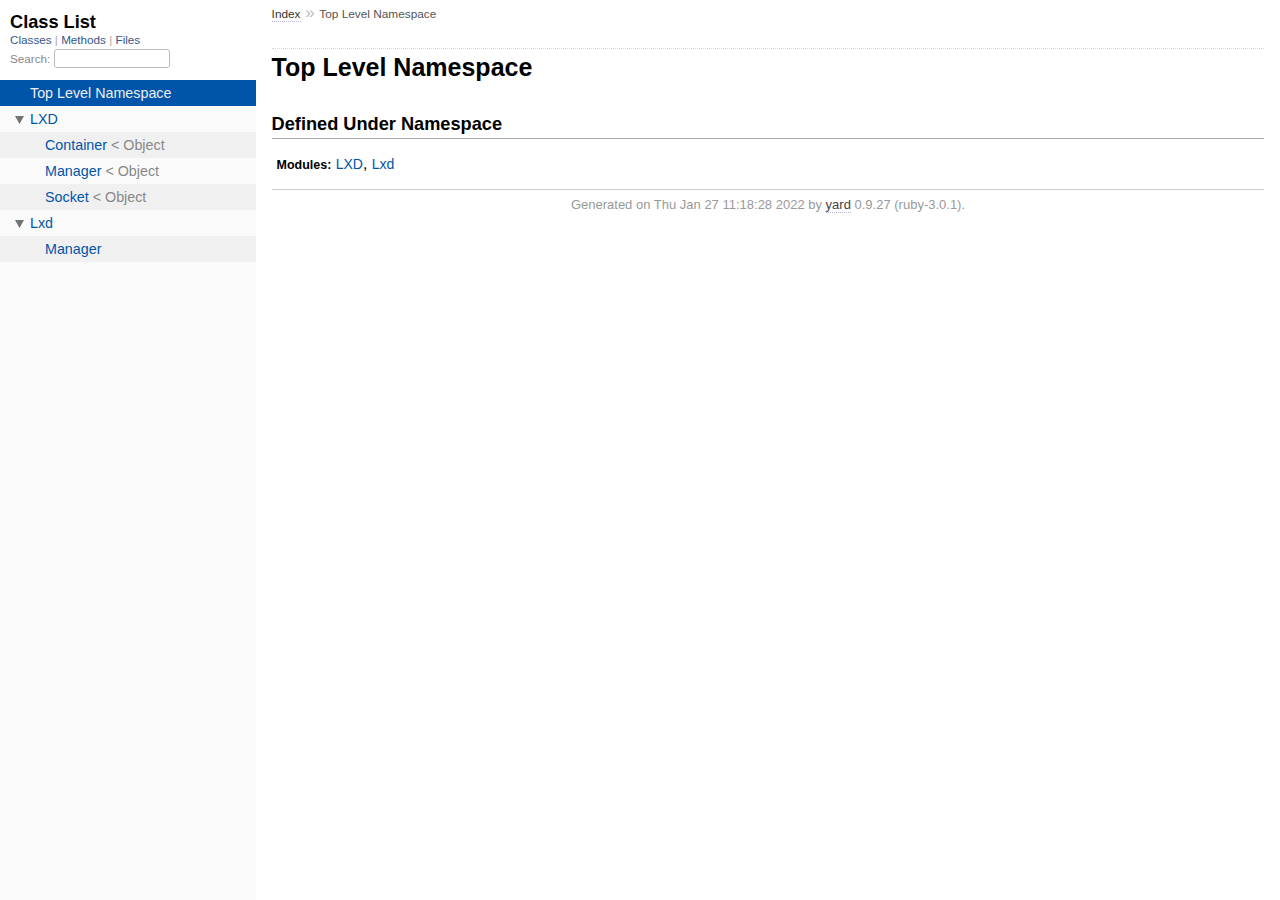
<file: doc/top-level-namespace.html>
<!DOCTYPE html>
<html>
  <head>
    <meta charset="utf-8">
<meta name="viewport" content="width=device-width, initial-scale=1.0">
<title>
  Top Level Namespace
  
    &mdash; Documentation by YARD 0.9.27
  
</title>

  <link rel="stylesheet" href="css/style.css" type="text/css" />

  <link rel="stylesheet" href="css/common.css" type="text/css" />

<script type="text/javascript">
  pathId = "";
  relpath = '';
</script>


  <script type="text/javascript" charset="utf-8" src="js/jquery.js"></script>

  <script type="text/javascript" charset="utf-8" src="js/app.js"></script>


  </head>
  <body>
    <div class="nav_wrap">
      <iframe id="nav" src="class_list.html?1"></iframe>
      <div id="resizer"></div>
    </div>

    <div id="main" tabindex="-1">
      <div id="header">
        <div id="menu">
  
    <a href="_index.html">Index</a> &raquo;
    
    
    <span class="title">Top Level Namespace</span>
  
</div>

        <div id="search">
  
    <a class="full_list_link" id="class_list_link"
        href="class_list.html">

        <svg width="24" height="24">
          <rect x="0" y="4" width="24" height="4" rx="1" ry="1"></rect>
          <rect x="0" y="12" width="24" height="4" rx="1" ry="1"></rect>
          <rect x="0" y="20" width="24" height="4" rx="1" ry="1"></rect>
        </svg>
    </a>
  
</div>
        <div class="clear"></div>
      </div>

      <div id="content"><h1>Top Level Namespace
  
  
  
</h1>
<div class="box_info">
  

  
  
  
  
  

  

  
</div>

<h2>Defined Under Namespace</h2>
<p class="children">
  
    
      <strong class="modules">Modules:</strong> <span class='object_link'><a href="LXD.html" title="LXD (module)">LXD</a></span>, <span class='object_link'><a href="Lxd_.html" title="Lxd (module)">Lxd</a></span>
    
  
    
  
</p>









</div>

      <div id="footer">
  Generated on Thu Jan 27 11:18:28 2022 by
  <a href="http://yardoc.org" title="Yay! A Ruby Documentation Tool" target="_parent">yard</a>
  0.9.27 (ruby-3.0.1).
</div>

    </div>
  </body>
</html>
</file>
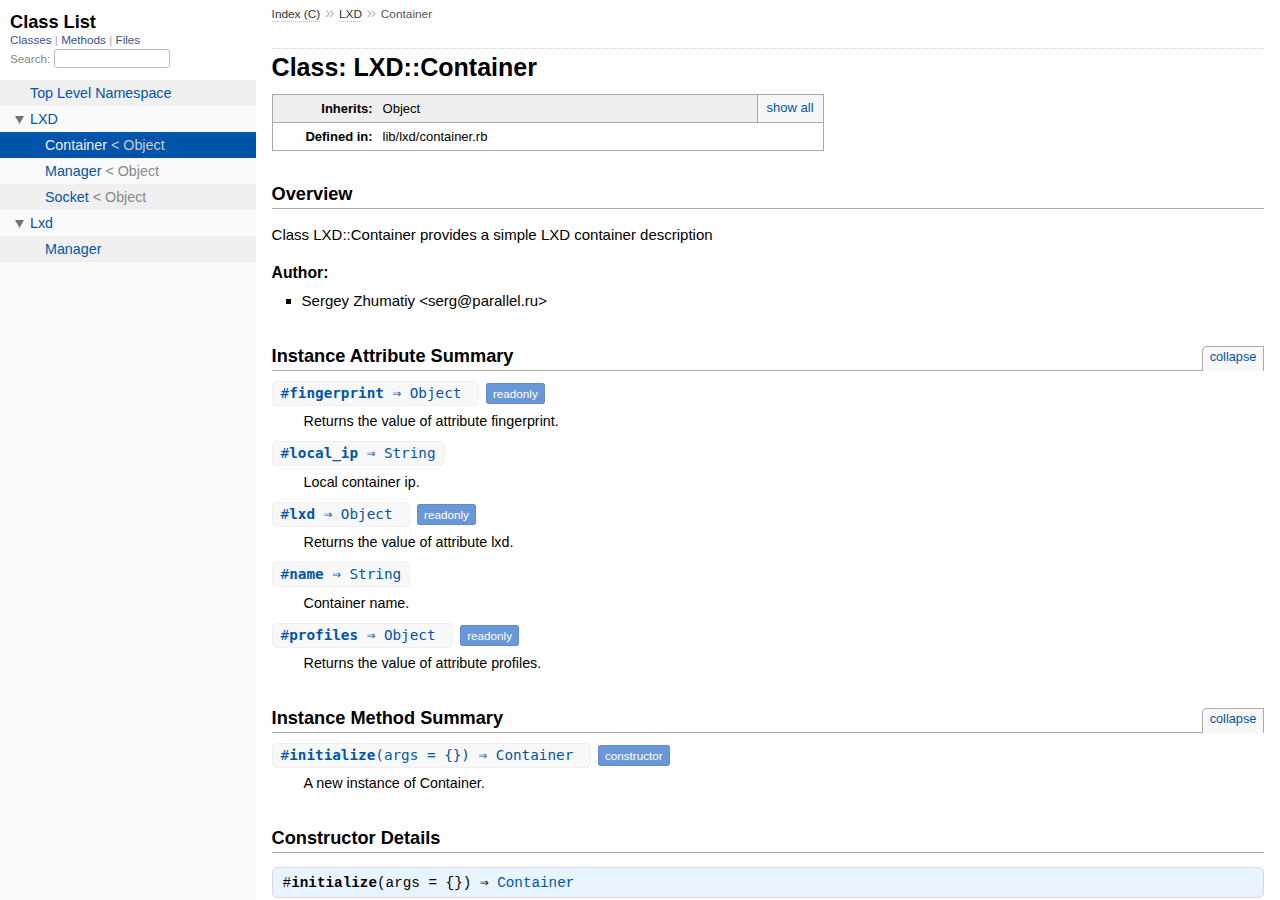
<file: doc/LXD/Container.html>
<!DOCTYPE html>
<html>
  <head>
    <meta charset="utf-8">
<meta name="viewport" content="width=device-width, initial-scale=1.0">
<title>
  Class: LXD::Container
  
    &mdash; Documentation by YARD 0.9.27
  
</title>

  <link rel="stylesheet" href="../css/style.css" type="text/css" />

  <link rel="stylesheet" href="../css/common.css" type="text/css" />

<script type="text/javascript">
  pathId = "LXD::Container";
  relpath = '../';
</script>


  <script type="text/javascript" charset="utf-8" src="../js/jquery.js"></script>

  <script type="text/javascript" charset="utf-8" src="../js/app.js"></script>


  </head>
  <body>
    <div class="nav_wrap">
      <iframe id="nav" src="../class_list.html?1"></iframe>
      <div id="resizer"></div>
    </div>

    <div id="main" tabindex="-1">
      <div id="header">
        <div id="menu">
  
    <a href="../_index.html">Index (C)</a> &raquo;
    <span class='title'><span class='object_link'><a href="../LXD.html" title="LXD (module)">LXD</a></span></span>
     &raquo; 
    <span class="title">Container</span>
  
</div>

        <div id="search">
  
    <a class="full_list_link" id="class_list_link"
        href="../class_list.html">

        <svg width="24" height="24">
          <rect x="0" y="4" width="24" height="4" rx="1" ry="1"></rect>
          <rect x="0" y="12" width="24" height="4" rx="1" ry="1"></rect>
          <rect x="0" y="20" width="24" height="4" rx="1" ry="1"></rect>
        </svg>
    </a>
  
</div>
        <div class="clear"></div>
      </div>

      <div id="content"><h1>Class: LXD::Container
  
  
  
</h1>
<div class="box_info">
  
  <dl>
    <dt>Inherits:</dt>
    <dd>
      <span class="inheritName">Object</span>
      
        <ul class="fullTree">
          <li>Object</li>
          
            <li class="next">LXD::Container</li>
          
        </ul>
        <a href="#" class="inheritanceTree">show all</a>
      
    </dd>
  </dl>
  

  
  
  
  
  

  

  
  <dl>
    <dt>Defined in:</dt>
    <dd>lib/lxd/container.rb</dd>
  </dl>
  
</div>

<h2>Overview</h2><div class="docstring">
  <div class="discussion">
    
<p>Class LXD::Container provides a simple LXD container description</p>


  </div>
</div>
<div class="tags">
  
<p class="tag_title">Author:</p>
<ul class="author">
  
    <li>
      
      
      
      
        
        <div class='inline'>
<p>Sergey Zhumatiy &lt;serg@parallel.ru&gt;</p>
</div>
      
    </li>
  
</ul>

</div>



  <h2>Instance Attribute Summary <small><a href="#" class="summary_toggle">collapse</a></small></h2>
  <ul class="summary">
    
      <li class="public ">
  <span class="summary_signature">
    
      <a href="#fingerprint-instance_method" title="#fingerprint (instance method)">#<strong>fingerprint</strong>  &#x21d2; Object </a>
    

    
  </span>
  
  
  
    
      <span class="note title readonly">readonly</span>
    
    
  
  
  
  
  

  
    <span class="summary_desc"><div class='inline'>
<p>Returns the value of attribute fingerprint.</p>
</div></span>
  
</li>

    
      <li class="public ">
  <span class="summary_signature">
    
      <a href="#local_ip-instance_method" title="#local_ip (instance method)">#<strong>local_ip</strong>  &#x21d2; String </a>
    

    
  </span>
  
  
  
    
    
  
  
  
  
  

  
    <span class="summary_desc"><div class='inline'>
<p>Local container ip.</p>
</div></span>
  
</li>

    
      <li class="public ">
  <span class="summary_signature">
    
      <a href="#lxd-instance_method" title="#lxd (instance method)">#<strong>lxd</strong>  &#x21d2; Object </a>
    

    
  </span>
  
  
  
    
      <span class="note title readonly">readonly</span>
    
    
  
  
  
  
  

  
    <span class="summary_desc"><div class='inline'>
<p>Returns the value of attribute lxd.</p>
</div></span>
  
</li>

    
      <li class="public ">
  <span class="summary_signature">
    
      <a href="#name-instance_method" title="#name (instance method)">#<strong>name</strong>  &#x21d2; String </a>
    

    
  </span>
  
  
  
    
    
  
  
  
  
  

  
    <span class="summary_desc"><div class='inline'>
<p>Container name.</p>
</div></span>
  
</li>

    
      <li class="public ">
  <span class="summary_signature">
    
      <a href="#profiles-instance_method" title="#profiles (instance method)">#<strong>profiles</strong>  &#x21d2; Object </a>
    

    
  </span>
  
  
  
    
      <span class="note title readonly">readonly</span>
    
    
  
  
  
  
  

  
    <span class="summary_desc"><div class='inline'>
<p>Returns the value of attribute profiles.</p>
</div></span>
  
</li>

    
  </ul>




  
    <h2>
      Instance Method Summary
      <small><a href="#" class="summary_toggle">collapse</a></small>
    </h2>

    <ul class="summary">
      
        <li class="public ">
  <span class="summary_signature">
    
      <a href="#initialize-instance_method" title="#initialize (instance method)">#<strong>initialize</strong>(args = {})  &#x21d2; Container </a>
    

    
  </span>
  
  
    <span class="note title constructor">constructor</span>
  
  
  
  
  
  

  
    <span class="summary_desc"><div class='inline'>
<p>A new instance of Container.</p>
</div></span>
  
</li>

      
    </ul>
  

<div id="constructor_details" class="method_details_list">
  <h2>Constructor Details</h2>
  
    <div class="method_details first">
  <h3 class="signature first" id="initialize-instance_method">
  
    #<strong>initialize</strong>(args = {})  &#x21d2; <tt><span class='object_link'><a href="" title="LXD::Container (class)">Container</a></span></tt> 
  

  

  
</h3><div class="docstring">
  <div class="discussion">
    
<p>Returns a new instance of Container.</p>


  </div>
</div>
<div class="tags">
  

</div><table class="source_code">
  <tr>
    <td>
      <pre class="lines">


32
33
34
35
36
37
38
39
40</pre>
    </td>
    <td>
      <pre class="code"><span class="info file"># File 'lib/lxd/container.rb', line 32</span>

<span class='kw'>def</span> <span class='id identifier rubyid_initialize'>initialize</span><span class='lparen'>(</span><span class='id identifier rubyid_args'>args</span> <span class='op'>=</span> <span class='lbrace'>{</span><span class='rbrace'>}</span><span class='rparen'>)</span>
  <span class='comment'># warn args.inspect
</span>  <span class='id identifier rubyid_m'>m</span> <span class='op'>=</span> <span class='id identifier rubyid_args'>args</span><span class='lbracket'>[</span><span class='tstring'><span class='tstring_beg'>&#39;</span><span class='tstring_content'>metadata</span><span class='tstring_end'>&#39;</span></span><span class='rbracket'>]</span> <span class='op'>||</span> <span class='lbrace'>{</span><span class='rbrace'>}</span>
  <span class='ivar'>@lxd</span>      <span class='op'>=</span> <span class='id identifier rubyid_args'>args</span><span class='period'>.</span><span class='id identifier rubyid_clone'>clone</span>
  <span class='ivar'>@local_ip</span> <span class='op'>=</span> <span class='id identifier rubyid_args'>args</span><span class='lbracket'>[</span><span class='symbol'>:local_ip</span><span class='rbracket'>]</span>
  <span class='ivar'>@name</span>     <span class='op'>=</span> <span class='id identifier rubyid_args'>args</span><span class='lbracket'>[</span><span class='symbol'>:name</span><span class='rbracket'>]</span> <span class='op'>||</span> <span class='id identifier rubyid_m'>m</span><span class='lbracket'>[</span><span class='tstring'><span class='tstring_beg'>&#39;</span><span class='tstring_content'>name</span><span class='tstring_end'>&#39;</span></span><span class='rbracket'>]</span>
  <span class='ivar'>@profiles</span> <span class='op'>=</span> <span class='id identifier rubyid_args'>args</span><span class='lbracket'>[</span><span class='symbol'>:profiles</span><span class='rbracket'>]</span> <span class='op'>||</span> <span class='id identifier rubyid_m'>m</span><span class='lbracket'>[</span><span class='tstring'><span class='tstring_beg'>&#39;</span><span class='tstring_content'>profiles</span><span class='tstring_end'>&#39;</span></span><span class='rbracket'>]</span>
  <span class='ivar'>@fingerprint</span> <span class='op'>=</span> <span class='id identifier rubyid_args'>args</span><span class='lbracket'>[</span><span class='symbol'>:fingerprint</span><span class='rbracket'>]</span>
<span class='kw'>end</span></pre>
    </td>
  </tr>
</table>
</div>
  
</div>

  <div id="instance_attr_details" class="attr_details">
    <h2>Instance Attribute Details</h2>
    
      
      <span id=""></span>
      <div class="method_details first">
  <h3 class="signature first" id="fingerprint-instance_method">
  
    #<strong>fingerprint</strong>  &#x21d2; <tt>Object</tt>  <span class="extras">(readonly)</span>
  

  

  
</h3><div class="docstring">
  <div class="discussion">
    
<p>Returns the value of attribute fingerprint.</p>


  </div>
</div>
<div class="tags">
  

</div><table class="source_code">
  <tr>
    <td>
      <pre class="lines">


21
22
23</pre>
    </td>
    <td>
      <pre class="code"><span class="info file"># File 'lib/lxd/container.rb', line 21</span>

<span class='kw'>def</span> <span class='id identifier rubyid_fingerprint'>fingerprint</span>
  <span class='ivar'>@fingerprint</span>
<span class='kw'>end</span></pre>
    </td>
  </tr>
</table>
</div>
    
      
      <span id="local_ip=-instance_method"></span>
      <div class="method_details ">
  <h3 class="signature " id="local_ip-instance_method">
  
    #<strong>local_ip</strong>  &#x21d2; <tt>String</tt> 
  

  

  
</h3><div class="docstring">
  <div class="discussion">
    
<p>Returns local container ip.</p>


  </div>
</div>
<div class="tags">
  
<p class="tag_title">Returns:</p>
<ul class="return">
  
    <li>
      
      
        <span class='type'>(<tt>String</tt>)</span>
      
      
      
        &mdash;
        <div class='inline'>
<p>local container ip</p>
</div>
      
    </li>
  
</ul>

</div><table class="source_code">
  <tr>
    <td>
      <pre class="lines">


13
14
15</pre>
    </td>
    <td>
      <pre class="code"><span class="info file"># File 'lib/lxd/container.rb', line 13</span>

<span class='kw'>def</span> <span class='id identifier rubyid_local_ip'>local_ip</span>
  <span class='ivar'>@local_ip</span>
<span class='kw'>end</span></pre>
    </td>
  </tr>
</table>
</div>
    
      
      <span id=""></span>
      <div class="method_details ">
  <h3 class="signature " id="lxd-instance_method">
  
    #<strong>lxd</strong>  &#x21d2; <tt>Object</tt>  <span class="extras">(readonly)</span>
  

  

  
</h3><div class="docstring">
  <div class="discussion">
    
<p>Returns the value of attribute lxd.</p>


  </div>
</div>
<div class="tags">
  

</div><table class="source_code">
  <tr>
    <td>
      <pre class="lines">


30
31
32</pre>
    </td>
    <td>
      <pre class="code"><span class="info file"># File 'lib/lxd/container.rb', line 30</span>

<span class='kw'>def</span> <span class='id identifier rubyid_lxd'>lxd</span>
  <span class='ivar'>@lxd</span>
<span class='kw'>end</span></pre>
    </td>
  </tr>
</table>
</div>
    
      
      <span id="name=-instance_method"></span>
      <div class="method_details ">
  <h3 class="signature " id="name-instance_method">
  
    #<strong>name</strong>  &#x21d2; <tt>String</tt> 
  

  

  
</h3><div class="docstring">
  <div class="discussion">
    
<p>Returns container name.</p>


  </div>
</div>
<div class="tags">
  
<p class="tag_title">Returns:</p>
<ul class="return">
  
    <li>
      
      
        <span class='type'>(<tt>String</tt>)</span>
      
      
      
        &mdash;
        <div class='inline'>
<p>container name</p>
</div>
      
    </li>
  
</ul>

</div><table class="source_code">
  <tr>
    <td>
      <pre class="lines">


17
18
19</pre>
    </td>
    <td>
      <pre class="code"><span class="info file"># File 'lib/lxd/container.rb', line 17</span>

<span class='kw'>def</span> <span class='id identifier rubyid_name'>name</span>
  <span class='ivar'>@name</span>
<span class='kw'>end</span></pre>
    </td>
  </tr>
</table>
</div>
    
      
      <span id=""></span>
      <div class="method_details ">
  <h3 class="signature " id="profiles-instance_method">
  
    #<strong>profiles</strong>  &#x21d2; <tt>Object</tt>  <span class="extras">(readonly)</span>
  

  

  
</h3><div class="docstring">
  <div class="discussion">
    
<p>Returns the value of attribute profiles.</p>


  </div>
</div>
<div class="tags">
  

</div><table class="source_code">
  <tr>
    <td>
      <pre class="lines">


25
26
27</pre>
    </td>
    <td>
      <pre class="code"><span class="info file"># File 'lib/lxd/container.rb', line 25</span>

<span class='kw'>def</span> <span class='id identifier rubyid_profiles'>profiles</span>
  <span class='ivar'>@profiles</span>
<span class='kw'>end</span></pre>
    </td>
  </tr>
</table>
</div>
    
  </div>


</div>

      <div id="footer">
  Generated on Thu Jan 27 11:18:29 2022 by
  <a href="http://yardoc.org" title="Yay! A Ruby Documentation Tool" target="_parent">yard</a>
  0.9.27 (ruby-3.0.1).
</div>

    </div>
  </body>
</html>
</file>
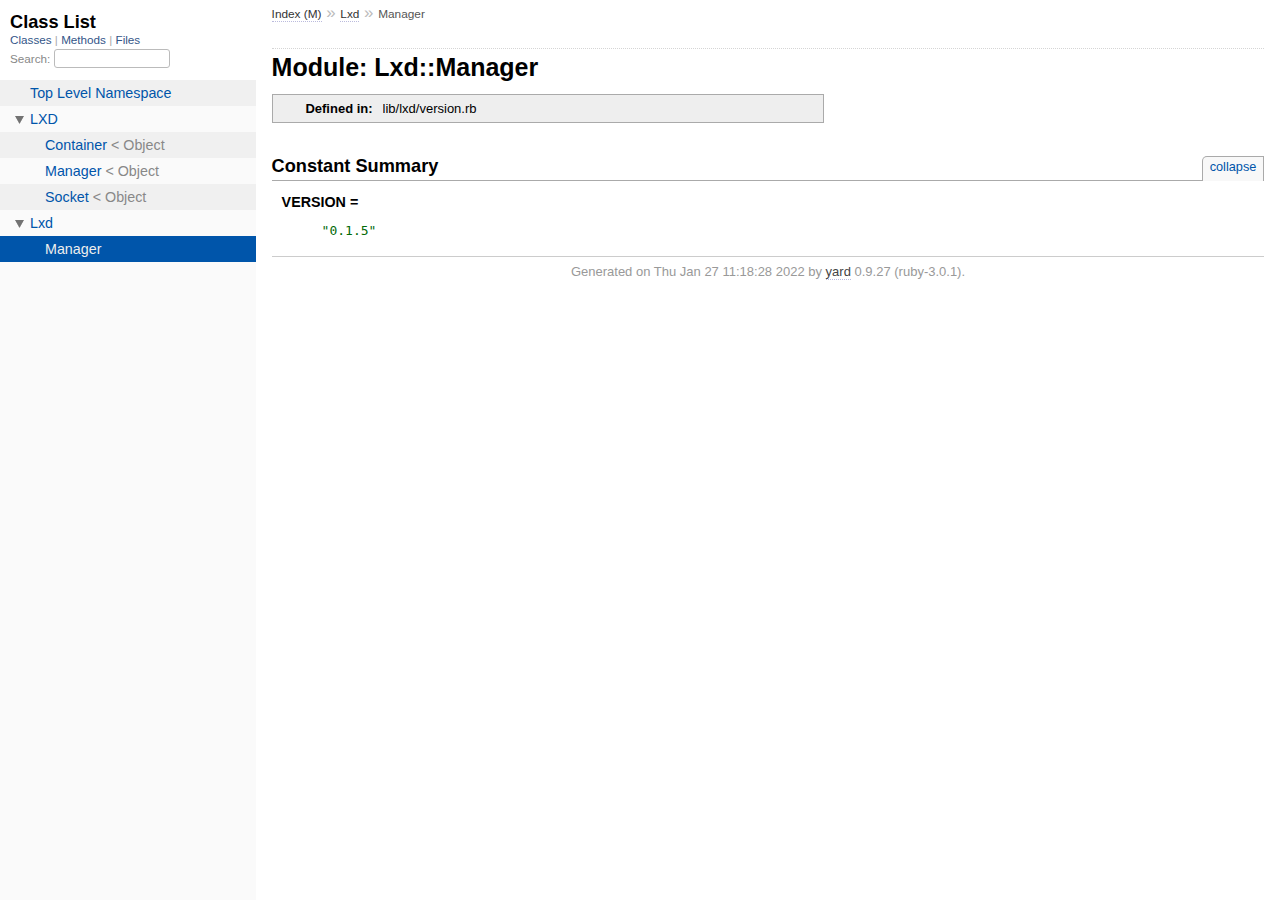
<file: doc/Lxd/Manager.html>
<!DOCTYPE html>
<html>
  <head>
    <meta charset="utf-8">
<meta name="viewport" content="width=device-width, initial-scale=1.0">
<title>
  Module: Lxd::Manager
  
    &mdash; Documentation by YARD 0.9.27
  
</title>

  <link rel="stylesheet" href="../css/style.css" type="text/css" />

  <link rel="stylesheet" href="../css/common.css" type="text/css" />

<script type="text/javascript">
  pathId = "Lxd::Manager";
  relpath = '../';
</script>


  <script type="text/javascript" charset="utf-8" src="../js/jquery.js"></script>

  <script type="text/javascript" charset="utf-8" src="../js/app.js"></script>


  </head>
  <body>
    <div class="nav_wrap">
      <iframe id="nav" src="../class_list.html?1"></iframe>
      <div id="resizer"></div>
    </div>

    <div id="main" tabindex="-1">
      <div id="header">
        <div id="menu">
  
    <a href="../_index.html">Index (M)</a> &raquo;
    <span class='title'><span class='object_link'><a href="../Lxd_.html" title="Lxd (module)">Lxd</a></span></span>
     &raquo; 
    <span class="title">Manager</span>
  
</div>

        <div id="search">
  
    <a class="full_list_link" id="class_list_link"
        href="../class_list.html">

        <svg width="24" height="24">
          <rect x="0" y="4" width="24" height="4" rx="1" ry="1"></rect>
          <rect x="0" y="12" width="24" height="4" rx="1" ry="1"></rect>
          <rect x="0" y="20" width="24" height="4" rx="1" ry="1"></rect>
        </svg>
    </a>
  
</div>
        <div class="clear"></div>
      </div>

      <div id="content"><h1>Module: Lxd::Manager
  
  
  
</h1>
<div class="box_info">
  

  
  
  
  
  

  

  
  <dl>
    <dt>Defined in:</dt>
    <dd>lib/lxd/version.rb</dd>
  </dl>
  
</div>


  
    <h2>
      Constant Summary
      <small><a href="#" class="constants_summary_toggle">collapse</a></small>
    </h2>

    <dl class="constants">
      
        <dt id="VERSION-constant" class="">VERSION =
          
        </dt>
        <dd><pre class="code"><span class='tstring'><span class='tstring_beg'>&quot;</span><span class='tstring_content'>0.1.5</span><span class='tstring_end'>&quot;</span></span></pre></dd>
      
    </dl>
  









</div>

      <div id="footer">
  Generated on Thu Jan 27 11:18:28 2022 by
  <a href="http://yardoc.org" title="Yay! A Ruby Documentation Tool" target="_parent">yard</a>
  0.9.27 (ruby-3.0.1).
</div>

    </div>
  </body>
</html>
</file>
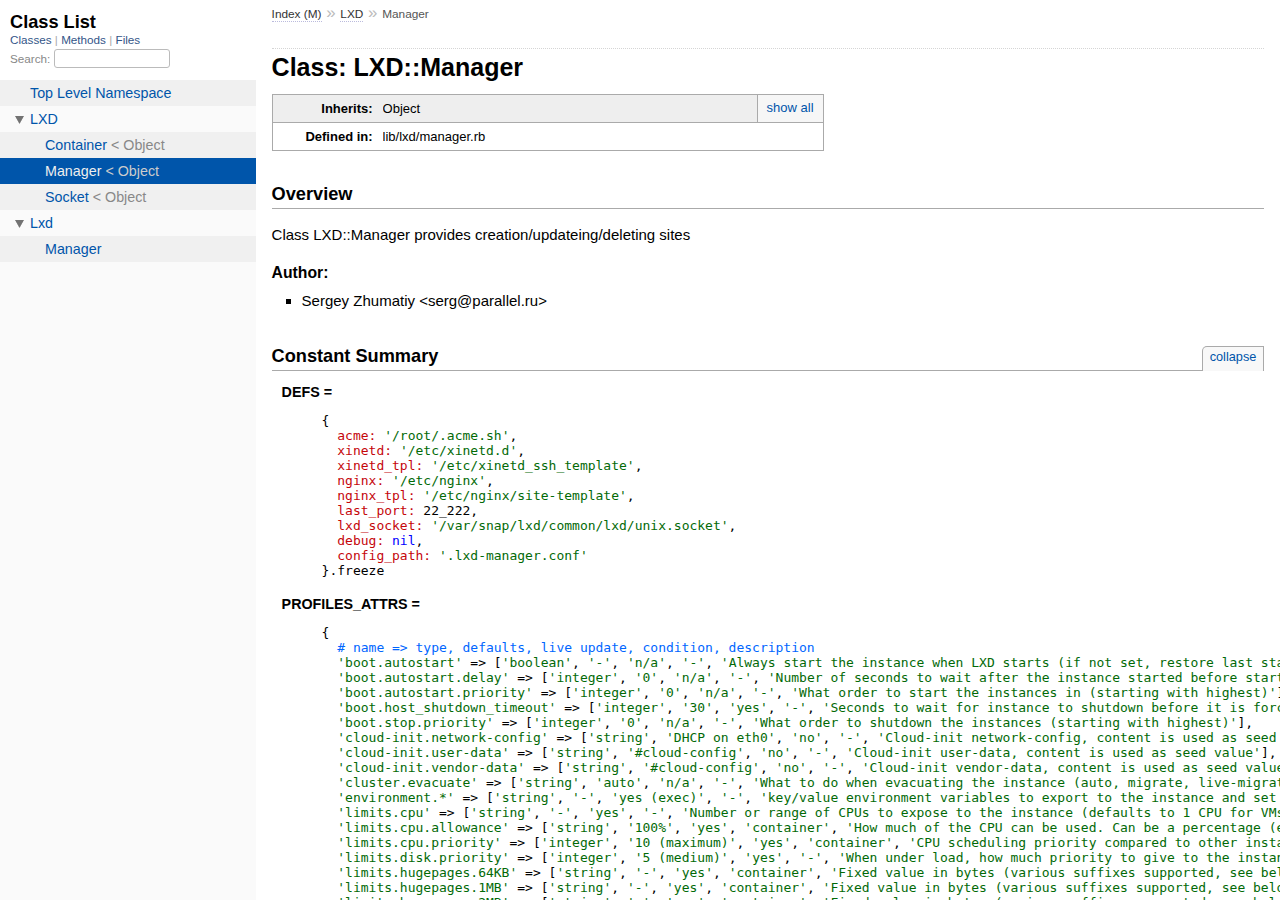
<file: doc/LXD/Manager.html>
<!DOCTYPE html>
<html>
  <head>
    <meta charset="utf-8">
<meta name="viewport" content="width=device-width, initial-scale=1.0">
<title>
  Class: LXD::Manager
  
    &mdash; Documentation by YARD 0.9.27
  
</title>

  <link rel="stylesheet" href="../css/style.css" type="text/css" />

  <link rel="stylesheet" href="../css/common.css" type="text/css" />

<script type="text/javascript">
  pathId = "LXD::Manager";
  relpath = '../';
</script>


  <script type="text/javascript" charset="utf-8" src="../js/jquery.js"></script>

  <script type="text/javascript" charset="utf-8" src="../js/app.js"></script>


  </head>
  <body>
    <div class="nav_wrap">
      <iframe id="nav" src="../class_list.html?1"></iframe>
      <div id="resizer"></div>
    </div>

    <div id="main" tabindex="-1">
      <div id="header">
        <div id="menu">
  
    <a href="../_index.html">Index (M)</a> &raquo;
    <span class='title'><span class='object_link'><a href="../LXD.html" title="LXD (module)">LXD</a></span></span>
     &raquo; 
    <span class="title">Manager</span>
  
</div>

        <div id="search">
  
    <a class="full_list_link" id="class_list_link"
        href="../class_list.html">

        <svg width="24" height="24">
          <rect x="0" y="4" width="24" height="4" rx="1" ry="1"></rect>
          <rect x="0" y="12" width="24" height="4" rx="1" ry="1"></rect>
          <rect x="0" y="20" width="24" height="4" rx="1" ry="1"></rect>
        </svg>
    </a>
  
</div>
        <div class="clear"></div>
      </div>

      <div id="content"><h1>Class: LXD::Manager
  
  
  
</h1>
<div class="box_info">
  
  <dl>
    <dt>Inherits:</dt>
    <dd>
      <span class="inheritName">Object</span>
      
        <ul class="fullTree">
          <li>Object</li>
          
            <li class="next">LXD::Manager</li>
          
        </ul>
        <a href="#" class="inheritanceTree">show all</a>
      
    </dd>
  </dl>
  

  
  
  
  
  

  

  
  <dl>
    <dt>Defined in:</dt>
    <dd>lib/lxd/manager.rb</dd>
  </dl>
  
</div>

<h2>Overview</h2><div class="docstring">
  <div class="discussion">
    
<p>Class LXD::Manager provides creation/updateing/deleting sites</p>


  </div>
</div>
<div class="tags">
  
<p class="tag_title">Author:</p>
<ul class="author">
  
    <li>
      
      
      
      
        
        <div class='inline'>
<p>Sergey Zhumatiy &lt;serg@parallel.ru&gt;</p>
</div>
      
    </li>
  
</ul>

</div>
  
    <h2>
      Constant Summary
      <small><a href="#" class="constants_summary_toggle">collapse</a></small>
    </h2>

    <dl class="constants">
      
        <dt id="DEFS-constant" class="">DEFS =
          
        </dt>
        <dd><pre class="code"><span class='lbrace'>{</span>
  <span class='label'>acme:</span> <span class='tstring'><span class='tstring_beg'>&#39;</span><span class='tstring_content'>/root/.acme.sh</span><span class='tstring_end'>&#39;</span></span><span class='comma'>,</span>
  <span class='label'>xinetd:</span> <span class='tstring'><span class='tstring_beg'>&#39;</span><span class='tstring_content'>/etc/xinetd.d</span><span class='tstring_end'>&#39;</span></span><span class='comma'>,</span>
  <span class='label'>xinetd_tpl:</span> <span class='tstring'><span class='tstring_beg'>&#39;</span><span class='tstring_content'>/etc/xinetd_ssh_template</span><span class='tstring_end'>&#39;</span></span><span class='comma'>,</span>
  <span class='label'>nginx:</span> <span class='tstring'><span class='tstring_beg'>&#39;</span><span class='tstring_content'>/etc/nginx</span><span class='tstring_end'>&#39;</span></span><span class='comma'>,</span>
  <span class='label'>nginx_tpl:</span> <span class='tstring'><span class='tstring_beg'>&#39;</span><span class='tstring_content'>/etc/nginx/site-template</span><span class='tstring_end'>&#39;</span></span><span class='comma'>,</span>
  <span class='label'>last_port:</span> <span class='int'>22_222</span><span class='comma'>,</span>
  <span class='label'>lxd_socket:</span> <span class='tstring'><span class='tstring_beg'>&#39;</span><span class='tstring_content'>/var/snap/lxd/common/lxd/unix.socket</span><span class='tstring_end'>&#39;</span></span><span class='comma'>,</span>
  <span class='label'>debug:</span> <span class='kw'>nil</span><span class='comma'>,</span>
  <span class='label'>config_path:</span> <span class='tstring'><span class='tstring_beg'>&#39;</span><span class='tstring_content'>.lxd-manager.conf</span><span class='tstring_end'>&#39;</span></span>
<span class='rbrace'>}</span><span class='period'>.</span><span class='id identifier rubyid_freeze'>freeze</span></pre></dd>
      
        <dt id="PROFILES_ATTRS-constant" class="">PROFILES_ATTRS =
          
        </dt>
        <dd><pre class="code"><span class='lbrace'>{</span>
  <span class='comment'># name =&gt; type, defaults, live update, condition, description
</span>  <span class='tstring'><span class='tstring_beg'>&#39;</span><span class='tstring_content'>boot.autostart</span><span class='tstring_end'>&#39;</span></span> <span class='op'>=&gt;</span> <span class='lbracket'>[</span><span class='tstring'><span class='tstring_beg'>&#39;</span><span class='tstring_content'>boolean</span><span class='tstring_end'>&#39;</span></span><span class='comma'>,</span> <span class='tstring'><span class='tstring_beg'>&#39;</span><span class='tstring_content'>-</span><span class='tstring_end'>&#39;</span></span><span class='comma'>,</span> <span class='tstring'><span class='tstring_beg'>&#39;</span><span class='tstring_content'>n/a</span><span class='tstring_end'>&#39;</span></span><span class='comma'>,</span> <span class='tstring'><span class='tstring_beg'>&#39;</span><span class='tstring_content'>-</span><span class='tstring_end'>&#39;</span></span><span class='comma'>,</span> <span class='tstring'><span class='tstring_beg'>&#39;</span><span class='tstring_content'>Always start the instance when LXD starts (if not set, restore last state)</span><span class='tstring_end'>&#39;</span></span><span class='rbracket'>]</span><span class='comma'>,</span>
  <span class='tstring'><span class='tstring_beg'>&#39;</span><span class='tstring_content'>boot.autostart.delay</span><span class='tstring_end'>&#39;</span></span> <span class='op'>=&gt;</span> <span class='lbracket'>[</span><span class='tstring'><span class='tstring_beg'>&#39;</span><span class='tstring_content'>integer</span><span class='tstring_end'>&#39;</span></span><span class='comma'>,</span> <span class='tstring'><span class='tstring_beg'>&#39;</span><span class='tstring_content'>0</span><span class='tstring_end'>&#39;</span></span><span class='comma'>,</span> <span class='tstring'><span class='tstring_beg'>&#39;</span><span class='tstring_content'>n/a</span><span class='tstring_end'>&#39;</span></span><span class='comma'>,</span> <span class='tstring'><span class='tstring_beg'>&#39;</span><span class='tstring_content'>-</span><span class='tstring_end'>&#39;</span></span><span class='comma'>,</span> <span class='tstring'><span class='tstring_beg'>&#39;</span><span class='tstring_content'>Number of seconds to wait after the instance started before starting the next one</span><span class='tstring_end'>&#39;</span></span><span class='rbracket'>]</span><span class='comma'>,</span>
  <span class='tstring'><span class='tstring_beg'>&#39;</span><span class='tstring_content'>boot.autostart.priority</span><span class='tstring_end'>&#39;</span></span> <span class='op'>=&gt;</span> <span class='lbracket'>[</span><span class='tstring'><span class='tstring_beg'>&#39;</span><span class='tstring_content'>integer</span><span class='tstring_end'>&#39;</span></span><span class='comma'>,</span> <span class='tstring'><span class='tstring_beg'>&#39;</span><span class='tstring_content'>0</span><span class='tstring_end'>&#39;</span></span><span class='comma'>,</span> <span class='tstring'><span class='tstring_beg'>&#39;</span><span class='tstring_content'>n/a</span><span class='tstring_end'>&#39;</span></span><span class='comma'>,</span> <span class='tstring'><span class='tstring_beg'>&#39;</span><span class='tstring_content'>-</span><span class='tstring_end'>&#39;</span></span><span class='comma'>,</span> <span class='tstring'><span class='tstring_beg'>&#39;</span><span class='tstring_content'>What order to start the instances in (starting with highest)</span><span class='tstring_end'>&#39;</span></span><span class='rbracket'>]</span><span class='comma'>,</span>
  <span class='tstring'><span class='tstring_beg'>&#39;</span><span class='tstring_content'>boot.host_shutdown_timeout</span><span class='tstring_end'>&#39;</span></span> <span class='op'>=&gt;</span> <span class='lbracket'>[</span><span class='tstring'><span class='tstring_beg'>&#39;</span><span class='tstring_content'>integer</span><span class='tstring_end'>&#39;</span></span><span class='comma'>,</span> <span class='tstring'><span class='tstring_beg'>&#39;</span><span class='tstring_content'>30</span><span class='tstring_end'>&#39;</span></span><span class='comma'>,</span> <span class='tstring'><span class='tstring_beg'>&#39;</span><span class='tstring_content'>yes</span><span class='tstring_end'>&#39;</span></span><span class='comma'>,</span> <span class='tstring'><span class='tstring_beg'>&#39;</span><span class='tstring_content'>-</span><span class='tstring_end'>&#39;</span></span><span class='comma'>,</span> <span class='tstring'><span class='tstring_beg'>&#39;</span><span class='tstring_content'>Seconds to wait for instance to shutdown before it is force stopped</span><span class='tstring_end'>&#39;</span></span><span class='rbracket'>]</span><span class='comma'>,</span>
  <span class='tstring'><span class='tstring_beg'>&#39;</span><span class='tstring_content'>boot.stop.priority</span><span class='tstring_end'>&#39;</span></span> <span class='op'>=&gt;</span> <span class='lbracket'>[</span><span class='tstring'><span class='tstring_beg'>&#39;</span><span class='tstring_content'>integer</span><span class='tstring_end'>&#39;</span></span><span class='comma'>,</span> <span class='tstring'><span class='tstring_beg'>&#39;</span><span class='tstring_content'>0</span><span class='tstring_end'>&#39;</span></span><span class='comma'>,</span> <span class='tstring'><span class='tstring_beg'>&#39;</span><span class='tstring_content'>n/a</span><span class='tstring_end'>&#39;</span></span><span class='comma'>,</span> <span class='tstring'><span class='tstring_beg'>&#39;</span><span class='tstring_content'>-</span><span class='tstring_end'>&#39;</span></span><span class='comma'>,</span> <span class='tstring'><span class='tstring_beg'>&#39;</span><span class='tstring_content'>What order to shutdown the instances (starting with highest)</span><span class='tstring_end'>&#39;</span></span><span class='rbracket'>]</span><span class='comma'>,</span>
  <span class='tstring'><span class='tstring_beg'>&#39;</span><span class='tstring_content'>cloud-init.network-config</span><span class='tstring_end'>&#39;</span></span> <span class='op'>=&gt;</span> <span class='lbracket'>[</span><span class='tstring'><span class='tstring_beg'>&#39;</span><span class='tstring_content'>string</span><span class='tstring_end'>&#39;</span></span><span class='comma'>,</span> <span class='tstring'><span class='tstring_beg'>&#39;</span><span class='tstring_content'>DHCP on eth0</span><span class='tstring_end'>&#39;</span></span><span class='comma'>,</span> <span class='tstring'><span class='tstring_beg'>&#39;</span><span class='tstring_content'>no</span><span class='tstring_end'>&#39;</span></span><span class='comma'>,</span> <span class='tstring'><span class='tstring_beg'>&#39;</span><span class='tstring_content'>-</span><span class='tstring_end'>&#39;</span></span><span class='comma'>,</span> <span class='tstring'><span class='tstring_beg'>&#39;</span><span class='tstring_content'>Cloud-init network-config, content is used as seed value</span><span class='tstring_end'>&#39;</span></span><span class='rbracket'>]</span><span class='comma'>,</span>
  <span class='tstring'><span class='tstring_beg'>&#39;</span><span class='tstring_content'>cloud-init.user-data</span><span class='tstring_end'>&#39;</span></span> <span class='op'>=&gt;</span> <span class='lbracket'>[</span><span class='tstring'><span class='tstring_beg'>&#39;</span><span class='tstring_content'>string</span><span class='tstring_end'>&#39;</span></span><span class='comma'>,</span> <span class='tstring'><span class='tstring_beg'>&#39;</span><span class='tstring_content'>#cloud-config</span><span class='tstring_end'>&#39;</span></span><span class='comma'>,</span> <span class='tstring'><span class='tstring_beg'>&#39;</span><span class='tstring_content'>no</span><span class='tstring_end'>&#39;</span></span><span class='comma'>,</span> <span class='tstring'><span class='tstring_beg'>&#39;</span><span class='tstring_content'>-</span><span class='tstring_end'>&#39;</span></span><span class='comma'>,</span> <span class='tstring'><span class='tstring_beg'>&#39;</span><span class='tstring_content'>Cloud-init user-data, content is used as seed value</span><span class='tstring_end'>&#39;</span></span><span class='rbracket'>]</span><span class='comma'>,</span>
  <span class='tstring'><span class='tstring_beg'>&#39;</span><span class='tstring_content'>cloud-init.vendor-data</span><span class='tstring_end'>&#39;</span></span> <span class='op'>=&gt;</span> <span class='lbracket'>[</span><span class='tstring'><span class='tstring_beg'>&#39;</span><span class='tstring_content'>string</span><span class='tstring_end'>&#39;</span></span><span class='comma'>,</span> <span class='tstring'><span class='tstring_beg'>&#39;</span><span class='tstring_content'>#cloud-config</span><span class='tstring_end'>&#39;</span></span><span class='comma'>,</span> <span class='tstring'><span class='tstring_beg'>&#39;</span><span class='tstring_content'>no</span><span class='tstring_end'>&#39;</span></span><span class='comma'>,</span> <span class='tstring'><span class='tstring_beg'>&#39;</span><span class='tstring_content'>-</span><span class='tstring_end'>&#39;</span></span><span class='comma'>,</span> <span class='tstring'><span class='tstring_beg'>&#39;</span><span class='tstring_content'>Cloud-init vendor-data, content is used as seed value</span><span class='tstring_end'>&#39;</span></span><span class='rbracket'>]</span><span class='comma'>,</span>
  <span class='tstring'><span class='tstring_beg'>&#39;</span><span class='tstring_content'>cluster.evacuate</span><span class='tstring_end'>&#39;</span></span> <span class='op'>=&gt;</span> <span class='lbracket'>[</span><span class='tstring'><span class='tstring_beg'>&#39;</span><span class='tstring_content'>string</span><span class='tstring_end'>&#39;</span></span><span class='comma'>,</span> <span class='tstring'><span class='tstring_beg'>&#39;</span><span class='tstring_content'>auto</span><span class='tstring_end'>&#39;</span></span><span class='comma'>,</span> <span class='tstring'><span class='tstring_beg'>&#39;</span><span class='tstring_content'>n/a</span><span class='tstring_end'>&#39;</span></span><span class='comma'>,</span> <span class='tstring'><span class='tstring_beg'>&#39;</span><span class='tstring_content'>-</span><span class='tstring_end'>&#39;</span></span><span class='comma'>,</span> <span class='tstring'><span class='tstring_beg'>&#39;</span><span class='tstring_content'>What to do when evacuating the instance (auto, migrate, live-migrate, or stop)</span><span class='tstring_end'>&#39;</span></span><span class='rbracket'>]</span><span class='comma'>,</span>
  <span class='tstring'><span class='tstring_beg'>&#39;</span><span class='tstring_content'>environment.*</span><span class='tstring_end'>&#39;</span></span> <span class='op'>=&gt;</span> <span class='lbracket'>[</span><span class='tstring'><span class='tstring_beg'>&#39;</span><span class='tstring_content'>string</span><span class='tstring_end'>&#39;</span></span><span class='comma'>,</span> <span class='tstring'><span class='tstring_beg'>&#39;</span><span class='tstring_content'>-</span><span class='tstring_end'>&#39;</span></span><span class='comma'>,</span> <span class='tstring'><span class='tstring_beg'>&#39;</span><span class='tstring_content'>yes (exec)</span><span class='tstring_end'>&#39;</span></span><span class='comma'>,</span> <span class='tstring'><span class='tstring_beg'>&#39;</span><span class='tstring_content'>-</span><span class='tstring_end'>&#39;</span></span><span class='comma'>,</span> <span class='tstring'><span class='tstring_beg'>&#39;</span><span class='tstring_content'>key/value environment variables to export to the instance and set on exec</span><span class='tstring_end'>&#39;</span></span><span class='rbracket'>]</span><span class='comma'>,</span>
  <span class='tstring'><span class='tstring_beg'>&#39;</span><span class='tstring_content'>limits.cpu</span><span class='tstring_end'>&#39;</span></span> <span class='op'>=&gt;</span> <span class='lbracket'>[</span><span class='tstring'><span class='tstring_beg'>&#39;</span><span class='tstring_content'>string</span><span class='tstring_end'>&#39;</span></span><span class='comma'>,</span> <span class='tstring'><span class='tstring_beg'>&#39;</span><span class='tstring_content'>-</span><span class='tstring_end'>&#39;</span></span><span class='comma'>,</span> <span class='tstring'><span class='tstring_beg'>&#39;</span><span class='tstring_content'>yes</span><span class='tstring_end'>&#39;</span></span><span class='comma'>,</span> <span class='tstring'><span class='tstring_beg'>&#39;</span><span class='tstring_content'>-</span><span class='tstring_end'>&#39;</span></span><span class='comma'>,</span> <span class='tstring'><span class='tstring_beg'>&#39;</span><span class='tstring_content'>Number or range of CPUs to expose to the instance (defaults to 1 CPU for VMs)</span><span class='tstring_end'>&#39;</span></span><span class='rbracket'>]</span><span class='comma'>,</span>
  <span class='tstring'><span class='tstring_beg'>&#39;</span><span class='tstring_content'>limits.cpu.allowance</span><span class='tstring_end'>&#39;</span></span> <span class='op'>=&gt;</span> <span class='lbracket'>[</span><span class='tstring'><span class='tstring_beg'>&#39;</span><span class='tstring_content'>string</span><span class='tstring_end'>&#39;</span></span><span class='comma'>,</span> <span class='tstring'><span class='tstring_beg'>&#39;</span><span class='tstring_content'>100%</span><span class='tstring_end'>&#39;</span></span><span class='comma'>,</span> <span class='tstring'><span class='tstring_beg'>&#39;</span><span class='tstring_content'>yes</span><span class='tstring_end'>&#39;</span></span><span class='comma'>,</span> <span class='tstring'><span class='tstring_beg'>&#39;</span><span class='tstring_content'>container</span><span class='tstring_end'>&#39;</span></span><span class='comma'>,</span> <span class='tstring'><span class='tstring_beg'>&#39;</span><span class='tstring_content'>How much of the CPU can be used. Can be a percentage (e.g. 50%) for a soft limit or hard a chunk of time (25ms/100ms)</span><span class='tstring_end'>&#39;</span></span><span class='rbracket'>]</span><span class='comma'>,</span>
  <span class='tstring'><span class='tstring_beg'>&#39;</span><span class='tstring_content'>limits.cpu.priority</span><span class='tstring_end'>&#39;</span></span> <span class='op'>=&gt;</span> <span class='lbracket'>[</span><span class='tstring'><span class='tstring_beg'>&#39;</span><span class='tstring_content'>integer</span><span class='tstring_end'>&#39;</span></span><span class='comma'>,</span> <span class='tstring'><span class='tstring_beg'>&#39;</span><span class='tstring_content'>10 (maximum)</span><span class='tstring_end'>&#39;</span></span><span class='comma'>,</span> <span class='tstring'><span class='tstring_beg'>&#39;</span><span class='tstring_content'>yes</span><span class='tstring_end'>&#39;</span></span><span class='comma'>,</span> <span class='tstring'><span class='tstring_beg'>&#39;</span><span class='tstring_content'>container</span><span class='tstring_end'>&#39;</span></span><span class='comma'>,</span> <span class='tstring'><span class='tstring_beg'>&#39;</span><span class='tstring_content'>CPU scheduling priority compared to other instances sharing the same CPUs (overcommit) (integer between 0 and 10)</span><span class='tstring_end'>&#39;</span></span><span class='rbracket'>]</span><span class='comma'>,</span>
  <span class='tstring'><span class='tstring_beg'>&#39;</span><span class='tstring_content'>limits.disk.priority</span><span class='tstring_end'>&#39;</span></span> <span class='op'>=&gt;</span> <span class='lbracket'>[</span><span class='tstring'><span class='tstring_beg'>&#39;</span><span class='tstring_content'>integer</span><span class='tstring_end'>&#39;</span></span><span class='comma'>,</span> <span class='tstring'><span class='tstring_beg'>&#39;</span><span class='tstring_content'>5 (medium)</span><span class='tstring_end'>&#39;</span></span><span class='comma'>,</span> <span class='tstring'><span class='tstring_beg'>&#39;</span><span class='tstring_content'>yes</span><span class='tstring_end'>&#39;</span></span><span class='comma'>,</span> <span class='tstring'><span class='tstring_beg'>&#39;</span><span class='tstring_content'>-</span><span class='tstring_end'>&#39;</span></span><span class='comma'>,</span> <span class='tstring'><span class='tstring_beg'>&#39;</span><span class='tstring_content'>When under load, how much priority to give to the instance’s I/O requests (integer between 0 and 10)</span><span class='tstring_end'>&#39;</span></span><span class='rbracket'>]</span><span class='comma'>,</span>
  <span class='tstring'><span class='tstring_beg'>&#39;</span><span class='tstring_content'>limits.hugepages.64KB</span><span class='tstring_end'>&#39;</span></span> <span class='op'>=&gt;</span> <span class='lbracket'>[</span><span class='tstring'><span class='tstring_beg'>&#39;</span><span class='tstring_content'>string</span><span class='tstring_end'>&#39;</span></span><span class='comma'>,</span> <span class='tstring'><span class='tstring_beg'>&#39;</span><span class='tstring_content'>-</span><span class='tstring_end'>&#39;</span></span><span class='comma'>,</span> <span class='tstring'><span class='tstring_beg'>&#39;</span><span class='tstring_content'>yes</span><span class='tstring_end'>&#39;</span></span><span class='comma'>,</span> <span class='tstring'><span class='tstring_beg'>&#39;</span><span class='tstring_content'>container</span><span class='tstring_end'>&#39;</span></span><span class='comma'>,</span> <span class='tstring'><span class='tstring_beg'>&#39;</span><span class='tstring_content'>Fixed value in bytes (various suffixes supported, see below) to limit number of 64 KB hugepages (Available hugepage sizes are architecture dependent.)</span><span class='tstring_end'>&#39;</span></span><span class='rbracket'>]</span><span class='comma'>,</span>
  <span class='tstring'><span class='tstring_beg'>&#39;</span><span class='tstring_content'>limits.hugepages.1MB</span><span class='tstring_end'>&#39;</span></span> <span class='op'>=&gt;</span> <span class='lbracket'>[</span><span class='tstring'><span class='tstring_beg'>&#39;</span><span class='tstring_content'>string</span><span class='tstring_end'>&#39;</span></span><span class='comma'>,</span> <span class='tstring'><span class='tstring_beg'>&#39;</span><span class='tstring_content'>-</span><span class='tstring_end'>&#39;</span></span><span class='comma'>,</span> <span class='tstring'><span class='tstring_beg'>&#39;</span><span class='tstring_content'>yes</span><span class='tstring_end'>&#39;</span></span><span class='comma'>,</span> <span class='tstring'><span class='tstring_beg'>&#39;</span><span class='tstring_content'>container</span><span class='tstring_end'>&#39;</span></span><span class='comma'>,</span> <span class='tstring'><span class='tstring_beg'>&#39;</span><span class='tstring_content'>Fixed value in bytes (various suffixes supported, see below) to limit number of 1 MB hugepages (Available hugepage sizes are architecture dependent.)</span><span class='tstring_end'>&#39;</span></span><span class='rbracket'>]</span><span class='comma'>,</span>
  <span class='tstring'><span class='tstring_beg'>&#39;</span><span class='tstring_content'>limits.hugepages.2MB</span><span class='tstring_end'>&#39;</span></span> <span class='op'>=&gt;</span> <span class='lbracket'>[</span><span class='tstring'><span class='tstring_beg'>&#39;</span><span class='tstring_content'>string</span><span class='tstring_end'>&#39;</span></span><span class='comma'>,</span> <span class='tstring'><span class='tstring_beg'>&#39;</span><span class='tstring_content'>-</span><span class='tstring_end'>&#39;</span></span><span class='comma'>,</span> <span class='tstring'><span class='tstring_beg'>&#39;</span><span class='tstring_content'>yes</span><span class='tstring_end'>&#39;</span></span><span class='comma'>,</span> <span class='tstring'><span class='tstring_beg'>&#39;</span><span class='tstring_content'>container</span><span class='tstring_end'>&#39;</span></span><span class='comma'>,</span> <span class='tstring'><span class='tstring_beg'>&#39;</span><span class='tstring_content'>Fixed value in bytes (various suffixes supported, see below) to limit number of 2 MB hugepages (Available hugepage sizes are architecture dependent.)</span><span class='tstring_end'>&#39;</span></span><span class='rbracket'>]</span><span class='comma'>,</span>
  <span class='tstring'><span class='tstring_beg'>&#39;</span><span class='tstring_content'>limits.hugepages.1GB</span><span class='tstring_end'>&#39;</span></span> <span class='op'>=&gt;</span> <span class='lbracket'>[</span><span class='tstring'><span class='tstring_beg'>&#39;</span><span class='tstring_content'>string</span><span class='tstring_end'>&#39;</span></span><span class='comma'>,</span> <span class='tstring'><span class='tstring_beg'>&#39;</span><span class='tstring_content'>-</span><span class='tstring_end'>&#39;</span></span><span class='comma'>,</span> <span class='tstring'><span class='tstring_beg'>&#39;</span><span class='tstring_content'>yes</span><span class='tstring_end'>&#39;</span></span><span class='comma'>,</span> <span class='tstring'><span class='tstring_beg'>&#39;</span><span class='tstring_content'>container</span><span class='tstring_end'>&#39;</span></span><span class='comma'>,</span> <span class='tstring'><span class='tstring_beg'>&#39;</span><span class='tstring_content'>Fixed value in bytes (various suffixes supported, see below) to limit number of 1 GB hugepages (Available hugepage sizes are architecture dependent.)</span><span class='tstring_end'>&#39;</span></span><span class='rbracket'>]</span><span class='comma'>,</span>
  <span class='tstring'><span class='tstring_beg'>&#39;</span><span class='tstring_content'>limits.kernel.*</span><span class='tstring_end'>&#39;</span></span> <span class='op'>=&gt;</span> <span class='lbracket'>[</span><span class='tstring'><span class='tstring_beg'>&#39;</span><span class='tstring_content'>string</span><span class='tstring_end'>&#39;</span></span><span class='comma'>,</span> <span class='tstring'><span class='tstring_beg'>&#39;</span><span class='tstring_content'>-</span><span class='tstring_end'>&#39;</span></span><span class='comma'>,</span> <span class='tstring'><span class='tstring_beg'>&#39;</span><span class='tstring_content'>no</span><span class='tstring_end'>&#39;</span></span><span class='comma'>,</span> <span class='tstring'><span class='tstring_beg'>&#39;</span><span class='tstring_content'>container</span><span class='tstring_end'>&#39;</span></span><span class='comma'>,</span> <span class='tstring'><span class='tstring_beg'>&#39;</span><span class='tstring_content'>This limits kernel resources per instance (e.g. number of open files)</span><span class='tstring_end'>&#39;</span></span><span class='rbracket'>]</span><span class='comma'>,</span>
  <span class='tstring'><span class='tstring_beg'>&#39;</span><span class='tstring_content'>limits.memory</span><span class='tstring_end'>&#39;</span></span> <span class='op'>=&gt;</span> <span class='lbracket'>[</span><span class='tstring'><span class='tstring_beg'>&#39;</span><span class='tstring_content'>string</span><span class='tstring_end'>&#39;</span></span><span class='comma'>,</span> <span class='tstring'><span class='tstring_beg'>&#39;</span><span class='tstring_content'>-</span><span class='tstring_end'>&#39;</span></span><span class='comma'>,</span> <span class='tstring'><span class='tstring_beg'>&#39;</span><span class='tstring_content'>yes</span><span class='tstring_end'>&#39;</span></span><span class='comma'>,</span> <span class='tstring'><span class='tstring_beg'>&#39;</span><span class='tstring_content'>-</span><span class='tstring_end'>&#39;</span></span><span class='comma'>,</span> <span class='tstring'><span class='tstring_beg'>&#39;</span><span class='tstring_content'>Percentage of the host’s memory or fixed value in bytes (various suffixes supported, see below) (defaults to 1GiB for VMs)</span><span class='tstring_end'>&#39;</span></span><span class='rbracket'>]</span><span class='comma'>,</span>
  <span class='tstring'><span class='tstring_beg'>&#39;</span><span class='tstring_content'>limits.memory.enforce</span><span class='tstring_end'>&#39;</span></span> <span class='op'>=&gt;</span> <span class='lbracket'>[</span><span class='tstring'><span class='tstring_beg'>&#39;</span><span class='tstring_content'>string</span><span class='tstring_end'>&#39;</span></span><span class='comma'>,</span> <span class='tstring'><span class='tstring_beg'>&#39;</span><span class='tstring_content'>hard</span><span class='tstring_end'>&#39;</span></span><span class='comma'>,</span> <span class='tstring'><span class='tstring_beg'>&#39;</span><span class='tstring_content'>yes</span><span class='tstring_end'>&#39;</span></span><span class='comma'>,</span> <span class='tstring'><span class='tstring_beg'>&#39;</span><span class='tstring_content'>container</span><span class='tstring_end'>&#39;</span></span><span class='comma'>,</span> <span class='tstring'><span class='tstring_beg'>&#39;</span><span class='tstring_content'>If hard, instance can’t exceed its memory limit. If soft, the instance can exceed its memory limit when extra host memory is available</span><span class='tstring_end'>&#39;</span></span><span class='rbracket'>]</span><span class='comma'>,</span>
  <span class='tstring'><span class='tstring_beg'>&#39;</span><span class='tstring_content'>limits.memory.hugepages</span><span class='tstring_end'>&#39;</span></span> <span class='op'>=&gt;</span> <span class='lbracket'>[</span><span class='tstring'><span class='tstring_beg'>&#39;</span><span class='tstring_content'>boolean</span><span class='tstring_end'>&#39;</span></span><span class='comma'>,</span> <span class='tstring'><span class='tstring_beg'>&#39;</span><span class='tstring_content'>false</span><span class='tstring_end'>&#39;</span></span><span class='comma'>,</span> <span class='tstring'><span class='tstring_beg'>&#39;</span><span class='tstring_content'>no</span><span class='tstring_end'>&#39;</span></span><span class='comma'>,</span> <span class='tstring'><span class='tstring_beg'>&#39;</span><span class='tstring_content'>virtual-machine</span><span class='tstring_end'>&#39;</span></span><span class='comma'>,</span> <span class='tstring'><span class='tstring_beg'>&#39;</span><span class='tstring_content'>Controls whether to back the instance using hugepages rather than regular system memory</span><span class='tstring_end'>&#39;</span></span><span class='rbracket'>]</span><span class='comma'>,</span>
  <span class='tstring'><span class='tstring_beg'>&#39;</span><span class='tstring_content'>limits.memory.swap</span><span class='tstring_end'>&#39;</span></span> <span class='op'>=&gt;</span> <span class='lbracket'>[</span><span class='tstring'><span class='tstring_beg'>&#39;</span><span class='tstring_content'>boolean</span><span class='tstring_end'>&#39;</span></span><span class='comma'>,</span> <span class='tstring'><span class='tstring_beg'>&#39;</span><span class='tstring_content'>true</span><span class='tstring_end'>&#39;</span></span><span class='comma'>,</span> <span class='tstring'><span class='tstring_beg'>&#39;</span><span class='tstring_content'>yes</span><span class='tstring_end'>&#39;</span></span><span class='comma'>,</span> <span class='tstring'><span class='tstring_beg'>&#39;</span><span class='tstring_content'>container</span><span class='tstring_end'>&#39;</span></span><span class='comma'>,</span> <span class='tstring'><span class='tstring_beg'>&#39;</span><span class='tstring_content'>Controls whether to encourage/discourage swapping less used pages for this instance</span><span class='tstring_end'>&#39;</span></span><span class='rbracket'>]</span><span class='comma'>,</span>
  <span class='tstring'><span class='tstring_beg'>&#39;</span><span class='tstring_content'>limits.memory.swap.priority</span><span class='tstring_end'>&#39;</span></span> <span class='op'>=&gt;</span> <span class='lbracket'>[</span><span class='tstring'><span class='tstring_beg'>&#39;</span><span class='tstring_content'>integer</span><span class='tstring_end'>&#39;</span></span><span class='comma'>,</span> <span class='tstring'><span class='tstring_beg'>&#39;</span><span class='tstring_content'>10 (maximum)</span><span class='tstring_end'>&#39;</span></span><span class='comma'>,</span> <span class='tstring'><span class='tstring_beg'>&#39;</span><span class='tstring_content'>yes</span><span class='tstring_end'>&#39;</span></span><span class='comma'>,</span> <span class='tstring'><span class='tstring_beg'>&#39;</span><span class='tstring_content'>container</span><span class='tstring_end'>&#39;</span></span><span class='comma'>,</span> <span class='tstring'><span class='tstring_beg'>&#39;</span><span class='tstring_content'>The higher this is set, the least likely the instance is to be swapped to disk (integer between 0 and 10)</span><span class='tstring_end'>&#39;</span></span><span class='rbracket'>]</span><span class='comma'>,</span>
  <span class='tstring'><span class='tstring_beg'>&#39;</span><span class='tstring_content'>limits.network.priority</span><span class='tstring_end'>&#39;</span></span> <span class='op'>=&gt;</span> <span class='lbracket'>[</span><span class='tstring'><span class='tstring_beg'>&#39;</span><span class='tstring_content'>integer</span><span class='tstring_end'>&#39;</span></span><span class='comma'>,</span> <span class='tstring'><span class='tstring_beg'>&#39;</span><span class='tstring_content'>0 (minimum)</span><span class='tstring_end'>&#39;</span></span><span class='comma'>,</span> <span class='tstring'><span class='tstring_beg'>&#39;</span><span class='tstring_content'>yes</span><span class='tstring_end'>&#39;</span></span><span class='comma'>,</span> <span class='tstring'><span class='tstring_beg'>&#39;</span><span class='tstring_content'>-</span><span class='tstring_end'>&#39;</span></span><span class='comma'>,</span> <span class='tstring'><span class='tstring_beg'>&#39;</span><span class='tstring_content'>When under load, how much priority to give to the instance’s network requests (integer between 0 and 10)</span><span class='tstring_end'>&#39;</span></span><span class='rbracket'>]</span><span class='comma'>,</span>
  <span class='tstring'><span class='tstring_beg'>&#39;</span><span class='tstring_content'>limits.processes</span><span class='tstring_end'>&#39;</span></span> <span class='op'>=&gt;</span> <span class='lbracket'>[</span><span class='tstring'><span class='tstring_beg'>&#39;</span><span class='tstring_content'>integer</span><span class='tstring_end'>&#39;</span></span><span class='comma'>,</span> <span class='tstring'><span class='tstring_beg'>&#39;</span><span class='tstring_content'>- (max)</span><span class='tstring_end'>&#39;</span></span><span class='comma'>,</span> <span class='tstring'><span class='tstring_beg'>&#39;</span><span class='tstring_content'>yes</span><span class='tstring_end'>&#39;</span></span><span class='comma'>,</span> <span class='tstring'><span class='tstring_beg'>&#39;</span><span class='tstring_content'>container</span><span class='tstring_end'>&#39;</span></span><span class='comma'>,</span> <span class='tstring'><span class='tstring_beg'>&#39;</span><span class='tstring_content'>Maximum number of processes that can run in the instance</span><span class='tstring_end'>&#39;</span></span><span class='rbracket'>]</span><span class='comma'>,</span>
  <span class='tstring'><span class='tstring_beg'>&#39;</span><span class='tstring_content'>linux.kernel_modules</span><span class='tstring_end'>&#39;</span></span> <span class='op'>=&gt;</span> <span class='lbracket'>[</span><span class='tstring'><span class='tstring_beg'>&#39;</span><span class='tstring_content'>string</span><span class='tstring_end'>&#39;</span></span><span class='comma'>,</span> <span class='tstring'><span class='tstring_beg'>&#39;</span><span class='tstring_content'>-</span><span class='tstring_end'>&#39;</span></span><span class='comma'>,</span> <span class='tstring'><span class='tstring_beg'>&#39;</span><span class='tstring_content'>yes</span><span class='tstring_end'>&#39;</span></span><span class='comma'>,</span> <span class='tstring'><span class='tstring_beg'>&#39;</span><span class='tstring_content'>container</span><span class='tstring_end'>&#39;</span></span><span class='comma'>,</span> <span class='tstring'><span class='tstring_beg'>&#39;</span><span class='tstring_content'>Comma separated list of kernel modules to load before starting the instance</span><span class='tstring_end'>&#39;</span></span><span class='rbracket'>]</span><span class='comma'>,</span>
  <span class='tstring'><span class='tstring_beg'>&#39;</span><span class='tstring_content'>linux.sysctl.*</span><span class='tstring_end'>&#39;</span></span> <span class='op'>=&gt;</span> <span class='lbracket'>[</span><span class='tstring'><span class='tstring_beg'>&#39;</span><span class='tstring_content'>string</span><span class='tstring_end'>&#39;</span></span><span class='comma'>,</span> <span class='tstring'><span class='tstring_beg'>&#39;</span><span class='tstring_content'>-</span><span class='tstring_end'>&#39;</span></span><span class='comma'>,</span> <span class='tstring'><span class='tstring_beg'>&#39;</span><span class='tstring_content'>no</span><span class='tstring_end'>&#39;</span></span><span class='comma'>,</span> <span class='tstring'><span class='tstring_beg'>&#39;</span><span class='tstring_content'>container</span><span class='tstring_end'>&#39;</span></span><span class='comma'>,</span> <span class='tstring'><span class='tstring_beg'>&#39;</span><span class='tstring_content'>Allow for modify sysctl settings</span><span class='tstring_end'>&#39;</span></span><span class='rbracket'>]</span><span class='comma'>,</span>
  <span class='tstring'><span class='tstring_beg'>&#39;</span><span class='tstring_content'>migration.incremental.memory</span><span class='tstring_end'>&#39;</span></span> <span class='op'>=&gt;</span> <span class='lbracket'>[</span><span class='tstring'><span class='tstring_beg'>&#39;</span><span class='tstring_content'>boolean</span><span class='tstring_end'>&#39;</span></span><span class='comma'>,</span> <span class='tstring'><span class='tstring_beg'>&#39;</span><span class='tstring_content'>false</span><span class='tstring_end'>&#39;</span></span><span class='comma'>,</span> <span class='tstring'><span class='tstring_beg'>&#39;</span><span class='tstring_content'>yes</span><span class='tstring_end'>&#39;</span></span><span class='comma'>,</span> <span class='tstring'><span class='tstring_beg'>&#39;</span><span class='tstring_content'>container</span><span class='tstring_end'>&#39;</span></span><span class='comma'>,</span> <span class='tstring'><span class='tstring_beg'>&#39;</span><span class='tstring_content'>Incremental memory transfer of the instance’s memory to reduce downtime</span><span class='tstring_end'>&#39;</span></span><span class='rbracket'>]</span><span class='comma'>,</span>
  <span class='tstring'><span class='tstring_beg'>&#39;</span><span class='tstring_content'>migration.incremental.memory.goal</span><span class='tstring_end'>&#39;</span></span> <span class='op'>=&gt;</span> <span class='lbracket'>[</span><span class='tstring'><span class='tstring_beg'>&#39;</span><span class='tstring_content'>integer</span><span class='tstring_end'>&#39;</span></span><span class='comma'>,</span> <span class='tstring'><span class='tstring_beg'>&#39;</span><span class='tstring_content'>70</span><span class='tstring_end'>&#39;</span></span><span class='comma'>,</span> <span class='tstring'><span class='tstring_beg'>&#39;</span><span class='tstring_content'>yes</span><span class='tstring_end'>&#39;</span></span><span class='comma'>,</span> <span class='tstring'><span class='tstring_beg'>&#39;</span><span class='tstring_content'>container</span><span class='tstring_end'>&#39;</span></span><span class='comma'>,</span> <span class='tstring'><span class='tstring_beg'>&#39;</span><span class='tstring_content'>Percentage of memory to have in sync before stopping the instance</span><span class='tstring_end'>&#39;</span></span><span class='rbracket'>]</span><span class='comma'>,</span>
  <span class='tstring'><span class='tstring_beg'>&#39;</span><span class='tstring_content'>migration.incremental.memory.iterations</span><span class='tstring_end'>&#39;</span></span> <span class='op'>=&gt;</span> <span class='lbracket'>[</span><span class='tstring'><span class='tstring_beg'>&#39;</span><span class='tstring_content'>integer</span><span class='tstring_end'>&#39;</span></span><span class='comma'>,</span> <span class='tstring'><span class='tstring_beg'>&#39;</span><span class='tstring_content'>10</span><span class='tstring_end'>&#39;</span></span><span class='comma'>,</span> <span class='tstring'><span class='tstring_beg'>&#39;</span><span class='tstring_content'>yes</span><span class='tstring_end'>&#39;</span></span><span class='comma'>,</span> <span class='tstring'><span class='tstring_beg'>&#39;</span><span class='tstring_content'>container</span><span class='tstring_end'>&#39;</span></span><span class='comma'>,</span> <span class='tstring'><span class='tstring_beg'>&#39;</span><span class='tstring_content'>Maximum number of transfer operations to go through before stopping the instance</span><span class='tstring_end'>&#39;</span></span><span class='rbracket'>]</span><span class='comma'>,</span>
  <span class='tstring'><span class='tstring_beg'>&#39;</span><span class='tstring_content'>migration.stateful</span><span class='tstring_end'>&#39;</span></span> <span class='op'>=&gt;</span> <span class='lbracket'>[</span><span class='tstring'><span class='tstring_beg'>&#39;</span><span class='tstring_content'>boolean</span><span class='tstring_end'>&#39;</span></span><span class='comma'>,</span> <span class='tstring'><span class='tstring_beg'>&#39;</span><span class='tstring_content'>false</span><span class='tstring_end'>&#39;</span></span><span class='comma'>,</span> <span class='tstring'><span class='tstring_beg'>&#39;</span><span class='tstring_content'>no</span><span class='tstring_end'>&#39;</span></span><span class='comma'>,</span> <span class='tstring'><span class='tstring_beg'>&#39;</span><span class='tstring_content'>virtual-machine</span><span class='tstring_end'>&#39;</span></span><span class='comma'>,</span> <span class='tstring'><span class='tstring_beg'>&#39;</span><span class='tstring_content'>Allow for stateful stop/start and snapshots. This will prevent the use of some features that are incompatible with it</span><span class='tstring_end'>&#39;</span></span><span class='rbracket'>]</span><span class='comma'>,</span>
  <span class='tstring'><span class='tstring_beg'>&#39;</span><span class='tstring_content'>nvidia.driver.capabilities</span><span class='tstring_end'>&#39;</span></span> <span class='op'>=&gt;</span> <span class='lbracket'>[</span><span class='tstring'><span class='tstring_beg'>&#39;</span><span class='tstring_content'>string</span><span class='tstring_end'>&#39;</span></span><span class='comma'>,</span> <span class='tstring'><span class='tstring_beg'>&#39;</span><span class='tstring_content'>compute,utility</span><span class='tstring_end'>&#39;</span></span><span class='comma'>,</span> <span class='tstring'><span class='tstring_beg'>&#39;</span><span class='tstring_content'>no</span><span class='tstring_end'>&#39;</span></span><span class='comma'>,</span> <span class='tstring'><span class='tstring_beg'>&#39;</span><span class='tstring_content'>container</span><span class='tstring_end'>&#39;</span></span><span class='comma'>,</span> <span class='tstring'><span class='tstring_beg'>&#39;</span><span class='tstring_content'>What driver capabilities the instance needs (sets libnvidia-container NVIDIA_DRIVER_CAPABILITIES)</span><span class='tstring_end'>&#39;</span></span><span class='rbracket'>]</span><span class='comma'>,</span>
  <span class='tstring'><span class='tstring_beg'>&#39;</span><span class='tstring_content'>nvidia.runtime</span><span class='tstring_end'>&#39;</span></span> <span class='op'>=&gt;</span> <span class='lbracket'>[</span><span class='tstring'><span class='tstring_beg'>&#39;</span><span class='tstring_content'>boolean</span><span class='tstring_end'>&#39;</span></span><span class='comma'>,</span> <span class='tstring'><span class='tstring_beg'>&#39;</span><span class='tstring_content'>false</span><span class='tstring_end'>&#39;</span></span><span class='comma'>,</span> <span class='tstring'><span class='tstring_beg'>&#39;</span><span class='tstring_content'>no</span><span class='tstring_end'>&#39;</span></span><span class='comma'>,</span> <span class='tstring'><span class='tstring_beg'>&#39;</span><span class='tstring_content'>container</span><span class='tstring_end'>&#39;</span></span><span class='comma'>,</span> <span class='tstring'><span class='tstring_beg'>&#39;</span><span class='tstring_content'>Pass the host NVIDIA and CUDA runtime libraries into the instance</span><span class='tstring_end'>&#39;</span></span><span class='rbracket'>]</span><span class='comma'>,</span>
  <span class='tstring'><span class='tstring_beg'>&#39;</span><span class='tstring_content'>nvidia.require.cuda</span><span class='tstring_end'>&#39;</span></span> <span class='op'>=&gt;</span> <span class='lbracket'>[</span><span class='tstring'><span class='tstring_beg'>&#39;</span><span class='tstring_content'>string</span><span class='tstring_end'>&#39;</span></span><span class='comma'>,</span> <span class='tstring'><span class='tstring_beg'>&#39;</span><span class='tstring_content'>-</span><span class='tstring_end'>&#39;</span></span><span class='comma'>,</span> <span class='tstring'><span class='tstring_beg'>&#39;</span><span class='tstring_content'>no</span><span class='tstring_end'>&#39;</span></span><span class='comma'>,</span> <span class='tstring'><span class='tstring_beg'>&#39;</span><span class='tstring_content'>container</span><span class='tstring_end'>&#39;</span></span><span class='comma'>,</span> <span class='tstring'><span class='tstring_beg'>&#39;</span><span class='tstring_content'>Version expression for the required CUDA version (sets libnvidia-container NVIDIA_REQUIRE_CUDA)</span><span class='tstring_end'>&#39;</span></span><span class='rbracket'>]</span><span class='comma'>,</span>
  <span class='tstring'><span class='tstring_beg'>&#39;</span><span class='tstring_content'>nvidia.require.driver</span><span class='tstring_end'>&#39;</span></span> <span class='op'>=&gt;</span> <span class='lbracket'>[</span><span class='tstring'><span class='tstring_beg'>&#39;</span><span class='tstring_content'>string</span><span class='tstring_end'>&#39;</span></span><span class='comma'>,</span> <span class='tstring'><span class='tstring_beg'>&#39;</span><span class='tstring_content'>-</span><span class='tstring_end'>&#39;</span></span><span class='comma'>,</span> <span class='tstring'><span class='tstring_beg'>&#39;</span><span class='tstring_content'>no</span><span class='tstring_end'>&#39;</span></span><span class='comma'>,</span> <span class='tstring'><span class='tstring_beg'>&#39;</span><span class='tstring_content'>container</span><span class='tstring_end'>&#39;</span></span><span class='comma'>,</span> <span class='tstring'><span class='tstring_beg'>&#39;</span><span class='tstring_content'>Version expression for the required driver version (sets libnvidia-container NVIDIA_REQUIRE_DRIVER)</span><span class='tstring_end'>&#39;</span></span><span class='rbracket'>]</span><span class='comma'>,</span>
  <span class='tstring'><span class='tstring_beg'>&#39;</span><span class='tstring_content'>raw.apparmor</span><span class='tstring_end'>&#39;</span></span> <span class='op'>=&gt;</span> <span class='lbracket'>[</span><span class='tstring'><span class='tstring_beg'>&#39;</span><span class='tstring_content'>blob</span><span class='tstring_end'>&#39;</span></span><span class='comma'>,</span> <span class='tstring'><span class='tstring_beg'>&#39;</span><span class='tstring_content'>-</span><span class='tstring_end'>&#39;</span></span><span class='comma'>,</span> <span class='tstring'><span class='tstring_beg'>&#39;</span><span class='tstring_content'>yes</span><span class='tstring_end'>&#39;</span></span><span class='comma'>,</span> <span class='tstring'><span class='tstring_beg'>&#39;</span><span class='tstring_content'>-</span><span class='tstring_end'>&#39;</span></span><span class='comma'>,</span> <span class='tstring'><span class='tstring_beg'>&#39;</span><span class='tstring_content'>Apparmor profile entries to be appended to the generated profile</span><span class='tstring_end'>&#39;</span></span><span class='rbracket'>]</span><span class='comma'>,</span>
  <span class='tstring'><span class='tstring_beg'>&#39;</span><span class='tstring_content'>raw.idmap</span><span class='tstring_end'>&#39;</span></span> <span class='op'>=&gt;</span> <span class='lbracket'>[</span><span class='tstring'><span class='tstring_beg'>&#39;</span><span class='tstring_content'>blob</span><span class='tstring_end'>&#39;</span></span><span class='comma'>,</span> <span class='tstring'><span class='tstring_beg'>&#39;</span><span class='tstring_content'>-</span><span class='tstring_end'>&#39;</span></span><span class='comma'>,</span> <span class='tstring'><span class='tstring_beg'>&#39;</span><span class='tstring_content'>no</span><span class='tstring_end'>&#39;</span></span><span class='comma'>,</span> <span class='tstring'><span class='tstring_beg'>&#39;</span><span class='tstring_content'>unprivileged container</span><span class='tstring_end'>&#39;</span></span><span class='comma'>,</span> <span class='tstring'><span class='tstring_beg'>&#39;</span><span class='tstring_content'>Raw idmap configuration (e.g. “both 1000 1000”)</span><span class='tstring_end'>&#39;</span></span><span class='rbracket'>]</span><span class='comma'>,</span>
  <span class='tstring'><span class='tstring_beg'>&#39;</span><span class='tstring_content'>raw.lxc</span><span class='tstring_end'>&#39;</span></span> <span class='op'>=&gt;</span> <span class='lbracket'>[</span><span class='tstring'><span class='tstring_beg'>&#39;</span><span class='tstring_content'>blob</span><span class='tstring_end'>&#39;</span></span><span class='comma'>,</span> <span class='tstring'><span class='tstring_beg'>&#39;</span><span class='tstring_content'>-</span><span class='tstring_end'>&#39;</span></span><span class='comma'>,</span> <span class='tstring'><span class='tstring_beg'>&#39;</span><span class='tstring_content'>no</span><span class='tstring_end'>&#39;</span></span><span class='comma'>,</span> <span class='tstring'><span class='tstring_beg'>&#39;</span><span class='tstring_content'>container</span><span class='tstring_end'>&#39;</span></span><span class='comma'>,</span> <span class='tstring'><span class='tstring_beg'>&#39;</span><span class='tstring_content'>Raw LXC configuration to be appended to the generated one</span><span class='tstring_end'>&#39;</span></span><span class='rbracket'>]</span><span class='comma'>,</span>
  <span class='tstring'><span class='tstring_beg'>&#39;</span><span class='tstring_content'>raw.qemu</span><span class='tstring_end'>&#39;</span></span> <span class='op'>=&gt;</span> <span class='lbracket'>[</span><span class='tstring'><span class='tstring_beg'>&#39;</span><span class='tstring_content'>blob</span><span class='tstring_end'>&#39;</span></span><span class='comma'>,</span> <span class='tstring'><span class='tstring_beg'>&#39;</span><span class='tstring_content'>-</span><span class='tstring_end'>&#39;</span></span><span class='comma'>,</span> <span class='tstring'><span class='tstring_beg'>&#39;</span><span class='tstring_content'>no</span><span class='tstring_end'>&#39;</span></span><span class='comma'>,</span> <span class='tstring'><span class='tstring_beg'>&#39;</span><span class='tstring_content'>virtual-machine</span><span class='tstring_end'>&#39;</span></span><span class='comma'>,</span> <span class='tstring'><span class='tstring_beg'>&#39;</span><span class='tstring_content'>Raw Qemu configuration to be appended to the generated command line</span><span class='tstring_end'>&#39;</span></span><span class='rbracket'>]</span><span class='comma'>,</span>
  <span class='tstring'><span class='tstring_beg'>&#39;</span><span class='tstring_content'>raw.seccomp</span><span class='tstring_end'>&#39;</span></span> <span class='op'>=&gt;</span> <span class='lbracket'>[</span><span class='tstring'><span class='tstring_beg'>&#39;</span><span class='tstring_content'>blob</span><span class='tstring_end'>&#39;</span></span><span class='comma'>,</span> <span class='tstring'><span class='tstring_beg'>&#39;</span><span class='tstring_content'>-</span><span class='tstring_end'>&#39;</span></span><span class='comma'>,</span> <span class='tstring'><span class='tstring_beg'>&#39;</span><span class='tstring_content'>no</span><span class='tstring_end'>&#39;</span></span><span class='comma'>,</span> <span class='tstring'><span class='tstring_beg'>&#39;</span><span class='tstring_content'>container</span><span class='tstring_end'>&#39;</span></span><span class='comma'>,</span> <span class='tstring'><span class='tstring_beg'>&#39;</span><span class='tstring_content'>Raw Seccomp configuration</span><span class='tstring_end'>&#39;</span></span><span class='rbracket'>]</span><span class='comma'>,</span>
  <span class='tstring'><span class='tstring_beg'>&#39;</span><span class='tstring_content'>security.devlxd</span><span class='tstring_end'>&#39;</span></span> <span class='op'>=&gt;</span> <span class='lbracket'>[</span><span class='tstring'><span class='tstring_beg'>&#39;</span><span class='tstring_content'>boolean</span><span class='tstring_end'>&#39;</span></span><span class='comma'>,</span> <span class='tstring'><span class='tstring_beg'>&#39;</span><span class='tstring_content'>true</span><span class='tstring_end'>&#39;</span></span><span class='comma'>,</span> <span class='tstring'><span class='tstring_beg'>&#39;</span><span class='tstring_content'>no</span><span class='tstring_end'>&#39;</span></span><span class='comma'>,</span> <span class='tstring'><span class='tstring_beg'>&#39;</span><span class='tstring_content'>-</span><span class='tstring_end'>&#39;</span></span><span class='comma'>,</span> <span class='tstring'><span class='tstring_beg'>&#39;</span><span class='tstring_content'>Controls the presence of /dev/lxd in the instance</span><span class='tstring_end'>&#39;</span></span><span class='rbracket'>]</span><span class='comma'>,</span>
  <span class='tstring'><span class='tstring_beg'>&#39;</span><span class='tstring_content'>security.devlxd.images</span><span class='tstring_end'>&#39;</span></span> <span class='op'>=&gt;</span> <span class='lbracket'>[</span><span class='tstring'><span class='tstring_beg'>&#39;</span><span class='tstring_content'>boolean</span><span class='tstring_end'>&#39;</span></span><span class='comma'>,</span> <span class='tstring'><span class='tstring_beg'>&#39;</span><span class='tstring_content'>false</span><span class='tstring_end'>&#39;</span></span><span class='comma'>,</span> <span class='tstring'><span class='tstring_beg'>&#39;</span><span class='tstring_content'>no</span><span class='tstring_end'>&#39;</span></span><span class='comma'>,</span> <span class='tstring'><span class='tstring_beg'>&#39;</span><span class='tstring_content'>container</span><span class='tstring_end'>&#39;</span></span><span class='comma'>,</span> <span class='tstring'><span class='tstring_beg'>&#39;</span><span class='tstring_content'>Controls the availability of the /1.0/images API over devlxd</span><span class='tstring_end'>&#39;</span></span><span class='rbracket'>]</span><span class='comma'>,</span>
  <span class='tstring'><span class='tstring_beg'>&#39;</span><span class='tstring_content'>security.idmap.base</span><span class='tstring_end'>&#39;</span></span> <span class='op'>=&gt;</span> <span class='lbracket'>[</span><span class='tstring'><span class='tstring_beg'>&#39;</span><span class='tstring_content'>integer</span><span class='tstring_end'>&#39;</span></span><span class='comma'>,</span> <span class='tstring'><span class='tstring_beg'>&#39;</span><span class='tstring_content'>-</span><span class='tstring_end'>&#39;</span></span><span class='comma'>,</span> <span class='tstring'><span class='tstring_beg'>&#39;</span><span class='tstring_content'>no</span><span class='tstring_end'>&#39;</span></span><span class='comma'>,</span> <span class='tstring'><span class='tstring_beg'>&#39;</span><span class='tstring_content'>unprivileged container</span><span class='tstring_end'>&#39;</span></span><span class='comma'>,</span> <span class='tstring'><span class='tstring_beg'>&#39;</span><span class='tstring_content'>The base host ID to use for the allocation (overrides auto-detection)</span><span class='tstring_end'>&#39;</span></span><span class='rbracket'>]</span><span class='comma'>,</span>
  <span class='tstring'><span class='tstring_beg'>&#39;</span><span class='tstring_content'>security.idmap.isolated</span><span class='tstring_end'>&#39;</span></span> <span class='op'>=&gt;</span> <span class='lbracket'>[</span><span class='tstring'><span class='tstring_beg'>&#39;</span><span class='tstring_content'>boolean</span><span class='tstring_end'>&#39;</span></span><span class='comma'>,</span> <span class='tstring'><span class='tstring_beg'>&#39;</span><span class='tstring_content'>false</span><span class='tstring_end'>&#39;</span></span><span class='comma'>,</span> <span class='tstring'><span class='tstring_beg'>&#39;</span><span class='tstring_content'>no</span><span class='tstring_end'>&#39;</span></span><span class='comma'>,</span> <span class='tstring'><span class='tstring_beg'>&#39;</span><span class='tstring_content'>unprivileged container</span><span class='tstring_end'>&#39;</span></span><span class='comma'>,</span> <span class='tstring'><span class='tstring_beg'>&#39;</span><span class='tstring_content'>Use an idmap for this instance that is unique among instances with isolated set</span><span class='tstring_end'>&#39;</span></span><span class='rbracket'>]</span><span class='comma'>,</span>
  <span class='tstring'><span class='tstring_beg'>&#39;</span><span class='tstring_content'>security.idmap.size</span><span class='tstring_end'>&#39;</span></span> <span class='op'>=&gt;</span> <span class='lbracket'>[</span><span class='tstring'><span class='tstring_beg'>&#39;</span><span class='tstring_content'>integer</span><span class='tstring_end'>&#39;</span></span><span class='comma'>,</span> <span class='tstring'><span class='tstring_beg'>&#39;</span><span class='tstring_content'>-</span><span class='tstring_end'>&#39;</span></span><span class='comma'>,</span> <span class='tstring'><span class='tstring_beg'>&#39;</span><span class='tstring_content'>no</span><span class='tstring_end'>&#39;</span></span><span class='comma'>,</span> <span class='tstring'><span class='tstring_beg'>&#39;</span><span class='tstring_content'>unprivileged container</span><span class='tstring_end'>&#39;</span></span><span class='comma'>,</span> <span class='tstring'><span class='tstring_beg'>&#39;</span><span class='tstring_content'>The size of the idmap to use</span><span class='tstring_end'>&#39;</span></span><span class='rbracket'>]</span><span class='comma'>,</span>
  <span class='tstring'><span class='tstring_beg'>&#39;</span><span class='tstring_content'>security.nesting</span><span class='tstring_end'>&#39;</span></span> <span class='op'>=&gt;</span> <span class='lbracket'>[</span><span class='tstring'><span class='tstring_beg'>&#39;</span><span class='tstring_content'>boolean</span><span class='tstring_end'>&#39;</span></span><span class='comma'>,</span> <span class='tstring'><span class='tstring_beg'>&#39;</span><span class='tstring_content'>false</span><span class='tstring_end'>&#39;</span></span><span class='comma'>,</span> <span class='tstring'><span class='tstring_beg'>&#39;</span><span class='tstring_content'>yes</span><span class='tstring_end'>&#39;</span></span><span class='comma'>,</span> <span class='tstring'><span class='tstring_beg'>&#39;</span><span class='tstring_content'>container</span><span class='tstring_end'>&#39;</span></span><span class='comma'>,</span> <span class='tstring'><span class='tstring_beg'>&#39;</span><span class='tstring_content'>Support running lxd (nested) inside the instance</span><span class='tstring_end'>&#39;</span></span><span class='rbracket'>]</span><span class='comma'>,</span>
  <span class='tstring'><span class='tstring_beg'>&#39;</span><span class='tstring_content'>security.privileged</span><span class='tstring_end'>&#39;</span></span> <span class='op'>=&gt;</span> <span class='lbracket'>[</span><span class='tstring'><span class='tstring_beg'>&#39;</span><span class='tstring_content'>boolean</span><span class='tstring_end'>&#39;</span></span><span class='comma'>,</span> <span class='tstring'><span class='tstring_beg'>&#39;</span><span class='tstring_content'>false</span><span class='tstring_end'>&#39;</span></span><span class='comma'>,</span> <span class='tstring'><span class='tstring_beg'>&#39;</span><span class='tstring_content'>no</span><span class='tstring_end'>&#39;</span></span><span class='comma'>,</span> <span class='tstring'><span class='tstring_beg'>&#39;</span><span class='tstring_content'>container</span><span class='tstring_end'>&#39;</span></span><span class='comma'>,</span> <span class='tstring'><span class='tstring_beg'>&#39;</span><span class='tstring_content'>Runs the instance in privileged mode</span><span class='tstring_end'>&#39;</span></span><span class='rbracket'>]</span><span class='comma'>,</span>
  <span class='tstring'><span class='tstring_beg'>&#39;</span><span class='tstring_content'>security.protection.delete</span><span class='tstring_end'>&#39;</span></span> <span class='op'>=&gt;</span> <span class='lbracket'>[</span><span class='tstring'><span class='tstring_beg'>&#39;</span><span class='tstring_content'>boolean</span><span class='tstring_end'>&#39;</span></span><span class='comma'>,</span> <span class='tstring'><span class='tstring_beg'>&#39;</span><span class='tstring_content'>false</span><span class='tstring_end'>&#39;</span></span><span class='comma'>,</span> <span class='tstring'><span class='tstring_beg'>&#39;</span><span class='tstring_content'>yes</span><span class='tstring_end'>&#39;</span></span><span class='comma'>,</span> <span class='tstring'><span class='tstring_beg'>&#39;</span><span class='tstring_content'>-</span><span class='tstring_end'>&#39;</span></span><span class='comma'>,</span> <span class='tstring'><span class='tstring_beg'>&#39;</span><span class='tstring_content'>Prevents the instance from being deleted</span><span class='tstring_end'>&#39;</span></span><span class='rbracket'>]</span><span class='comma'>,</span>
  <span class='tstring'><span class='tstring_beg'>&#39;</span><span class='tstring_content'>security.protection.shift</span><span class='tstring_end'>&#39;</span></span> <span class='op'>=&gt;</span> <span class='lbracket'>[</span><span class='tstring'><span class='tstring_beg'>&#39;</span><span class='tstring_content'>boolean</span><span class='tstring_end'>&#39;</span></span><span class='comma'>,</span> <span class='tstring'><span class='tstring_beg'>&#39;</span><span class='tstring_content'>false</span><span class='tstring_end'>&#39;</span></span><span class='comma'>,</span> <span class='tstring'><span class='tstring_beg'>&#39;</span><span class='tstring_content'>yes</span><span class='tstring_end'>&#39;</span></span><span class='comma'>,</span> <span class='tstring'><span class='tstring_beg'>&#39;</span><span class='tstring_content'>container</span><span class='tstring_end'>&#39;</span></span><span class='comma'>,</span> <span class='tstring'><span class='tstring_beg'>&#39;</span><span class='tstring_content'>Prevents the instance’s filesystem from being uid/gid shifted on startup</span><span class='tstring_end'>&#39;</span></span><span class='rbracket'>]</span><span class='comma'>,</span>
  <span class='tstring'><span class='tstring_beg'>&#39;</span><span class='tstring_content'>security.agent.metrics</span><span class='tstring_end'>&#39;</span></span> <span class='op'>=&gt;</span> <span class='lbracket'>[</span><span class='tstring'><span class='tstring_beg'>&#39;</span><span class='tstring_content'>boolean</span><span class='tstring_end'>&#39;</span></span><span class='comma'>,</span> <span class='tstring'><span class='tstring_beg'>&#39;</span><span class='tstring_content'>true</span><span class='tstring_end'>&#39;</span></span><span class='comma'>,</span> <span class='tstring'><span class='tstring_beg'>&#39;</span><span class='tstring_content'>no</span><span class='tstring_end'>&#39;</span></span><span class='comma'>,</span> <span class='tstring'><span class='tstring_beg'>&#39;</span><span class='tstring_content'>virtual-machine</span><span class='tstring_end'>&#39;</span></span><span class='comma'>,</span> <span class='tstring'><span class='tstring_beg'>&#39;</span><span class='tstring_content'>Controls whether the lxd-agent is queried for state information and metrics</span><span class='tstring_end'>&#39;</span></span><span class='rbracket'>]</span><span class='comma'>,</span>
  <span class='tstring'><span class='tstring_beg'>&#39;</span><span class='tstring_content'>security.secureboot</span><span class='tstring_end'>&#39;</span></span> <span class='op'>=&gt;</span> <span class='lbracket'>[</span><span class='tstring'><span class='tstring_beg'>&#39;</span><span class='tstring_content'>boolean</span><span class='tstring_end'>&#39;</span></span><span class='comma'>,</span> <span class='tstring'><span class='tstring_beg'>&#39;</span><span class='tstring_content'>true</span><span class='tstring_end'>&#39;</span></span><span class='comma'>,</span> <span class='tstring'><span class='tstring_beg'>&#39;</span><span class='tstring_content'>no</span><span class='tstring_end'>&#39;</span></span><span class='comma'>,</span> <span class='tstring'><span class='tstring_beg'>&#39;</span><span class='tstring_content'>virtual-machine</span><span class='tstring_end'>&#39;</span></span><span class='comma'>,</span> <span class='tstring'><span class='tstring_beg'>&#39;</span><span class='tstring_content'>Controls whether UEFI secure boot is enabled with the default Microsoft keys</span><span class='tstring_end'>&#39;</span></span><span class='rbracket'>]</span><span class='comma'>,</span>
  <span class='tstring'><span class='tstring_beg'>&#39;</span><span class='tstring_content'>security.syscalls.allow</span><span class='tstring_end'>&#39;</span></span> <span class='op'>=&gt;</span> <span class='lbracket'>[</span><span class='tstring'><span class='tstring_beg'>&#39;</span><span class='tstring_content'>string</span><span class='tstring_end'>&#39;</span></span><span class='comma'>,</span> <span class='tstring'><span class='tstring_beg'>&#39;</span><span class='tstring_content'>-</span><span class='tstring_end'>&#39;</span></span><span class='comma'>,</span> <span class='tstring'><span class='tstring_beg'>&#39;</span><span class='tstring_content'>no</span><span class='tstring_end'>&#39;</span></span><span class='comma'>,</span> <span class='tstring'><span class='tstring_beg'>&#39;</span><span class='tstring_content'>container</span><span class='tstring_end'>&#39;</span></span><span class='comma'>,</span> <span class='tstring'><span class='tstring_beg'>&#39;</span><span class='tstring_content'>A ‘\n’ separated list of syscalls to allow (mutually exclusive with security.syscalls.deny*)</span><span class='tstring_end'>&#39;</span></span><span class='rbracket'>]</span><span class='comma'>,</span>
  <span class='tstring'><span class='tstring_beg'>&#39;</span><span class='tstring_content'>security.syscalls.deny</span><span class='tstring_end'>&#39;</span></span> <span class='op'>=&gt;</span> <span class='lbracket'>[</span><span class='tstring'><span class='tstring_beg'>&#39;</span><span class='tstring_content'>string</span><span class='tstring_end'>&#39;</span></span><span class='comma'>,</span> <span class='tstring'><span class='tstring_beg'>&#39;</span><span class='tstring_content'>-</span><span class='tstring_end'>&#39;</span></span><span class='comma'>,</span> <span class='tstring'><span class='tstring_beg'>&#39;</span><span class='tstring_content'>no</span><span class='tstring_end'>&#39;</span></span><span class='comma'>,</span> <span class='tstring'><span class='tstring_beg'>&#39;</span><span class='tstring_content'>container</span><span class='tstring_end'>&#39;</span></span><span class='comma'>,</span> <span class='tstring'><span class='tstring_beg'>&#39;</span><span class='tstring_content'>A ‘\n’ separated list of syscalls to deny</span><span class='tstring_end'>&#39;</span></span><span class='rbracket'>]</span><span class='comma'>,</span>
  <span class='tstring'><span class='tstring_beg'>&#39;</span><span class='tstring_content'>security.syscalls.deny_compat</span><span class='tstring_end'>&#39;</span></span> <span class='op'>=&gt;</span> <span class='lbracket'>[</span><span class='tstring'><span class='tstring_beg'>&#39;</span><span class='tstring_content'>boolean</span><span class='tstring_end'>&#39;</span></span><span class='comma'>,</span> <span class='tstring'><span class='tstring_beg'>&#39;</span><span class='tstring_content'>false</span><span class='tstring_end'>&#39;</span></span><span class='comma'>,</span> <span class='tstring'><span class='tstring_beg'>&#39;</span><span class='tstring_content'>no</span><span class='tstring_end'>&#39;</span></span><span class='comma'>,</span> <span class='tstring'><span class='tstring_beg'>&#39;</span><span class='tstring_content'>container</span><span class='tstring_end'>&#39;</span></span><span class='comma'>,</span> <span class='tstring'><span class='tstring_beg'>&#39;</span><span class='tstring_content'>On x86_64 this enables blocking of compat_* syscalls, it is a no-op on other arches</span><span class='tstring_end'>&#39;</span></span><span class='rbracket'>]</span><span class='comma'>,</span>
  <span class='tstring'><span class='tstring_beg'>&#39;</span><span class='tstring_content'>security.syscalls.deny_default</span><span class='tstring_end'>&#39;</span></span> <span class='op'>=&gt;</span> <span class='lbracket'>[</span><span class='tstring'><span class='tstring_beg'>&#39;</span><span class='tstring_content'>boolean</span><span class='tstring_end'>&#39;</span></span><span class='comma'>,</span> <span class='tstring'><span class='tstring_beg'>&#39;</span><span class='tstring_content'>true</span><span class='tstring_end'>&#39;</span></span><span class='comma'>,</span> <span class='tstring'><span class='tstring_beg'>&#39;</span><span class='tstring_content'>no</span><span class='tstring_end'>&#39;</span></span><span class='comma'>,</span> <span class='tstring'><span class='tstring_beg'>&#39;</span><span class='tstring_content'>container</span><span class='tstring_end'>&#39;</span></span><span class='comma'>,</span> <span class='tstring'><span class='tstring_beg'>&#39;</span><span class='tstring_content'>Enables the default syscall deny</span><span class='tstring_end'>&#39;</span></span><span class='rbracket'>]</span><span class='comma'>,</span>
  <span class='tstring'><span class='tstring_beg'>&#39;</span><span class='tstring_content'>security.syscalls.intercept.bpf</span><span class='tstring_end'>&#39;</span></span> <span class='op'>=&gt;</span> <span class='lbracket'>[</span><span class='tstring'><span class='tstring_beg'>&#39;</span><span class='tstring_content'>boolean</span><span class='tstring_end'>&#39;</span></span><span class='comma'>,</span> <span class='tstring'><span class='tstring_beg'>&#39;</span><span class='tstring_content'>false</span><span class='tstring_end'>&#39;</span></span><span class='comma'>,</span> <span class='tstring'><span class='tstring_beg'>&#39;</span><span class='tstring_content'>no</span><span class='tstring_end'>&#39;</span></span><span class='comma'>,</span> <span class='tstring'><span class='tstring_beg'>&#39;</span><span class='tstring_content'>container</span><span class='tstring_end'>&#39;</span></span><span class='comma'>,</span> <span class='tstring'><span class='tstring_beg'>&quot;</span><span class='tstring_content'>Handles the &#39;bpf&#39; system call</span><span class='tstring_end'>&quot;</span></span> <span class='rbracket'>]</span><span class='comma'>,</span>
  <span class='tstring'><span class='tstring_beg'>&#39;</span><span class='tstring_content'>security.syscalls.intercept.bpf.devices</span><span class='tstring_end'>&#39;</span></span> <span class='op'>=&gt;</span> <span class='lbracket'>[</span><span class='tstring'><span class='tstring_beg'>&#39;</span><span class='tstring_content'>boolean</span><span class='tstring_end'>&#39;</span></span><span class='comma'>,</span> <span class='tstring'><span class='tstring_beg'>&#39;</span><span class='tstring_content'>false</span><span class='tstring_end'>&#39;</span></span><span class='comma'>,</span> <span class='tstring'><span class='tstring_beg'>&#39;</span><span class='tstring_content'>no</span><span class='tstring_end'>&#39;</span></span><span class='comma'>,</span> <span class='tstring'><span class='tstring_beg'>&#39;</span><span class='tstring_content'>container</span><span class='tstring_end'>&#39;</span></span><span class='comma'>,</span> <span class='tstring'><span class='tstring_beg'>&#39;</span><span class='tstring_content'>Allows &quot;bpf&quot; programs for the devices cgroup in the unified hierarchy to be loaded.</span><span class='tstring_end'>&#39;</span></span><span class='rbracket'>]</span><span class='comma'>,</span>
  <span class='tstring'><span class='tstring_beg'>&#39;</span><span class='tstring_content'>security.syscalls.intercept.mknod</span><span class='tstring_end'>&#39;</span></span> <span class='op'>=&gt;</span> <span class='lbracket'>[</span><span class='tstring'><span class='tstring_beg'>&#39;</span><span class='tstring_content'>boolean</span><span class='tstring_end'>&#39;</span></span><span class='comma'>,</span> <span class='tstring'><span class='tstring_beg'>&#39;</span><span class='tstring_content'>false</span><span class='tstring_end'>&#39;</span></span><span class='comma'>,</span> <span class='tstring'><span class='tstring_beg'>&#39;</span><span class='tstring_content'>no</span><span class='tstring_end'>&#39;</span></span><span class='comma'>,</span> <span class='tstring'><span class='tstring_beg'>&#39;</span><span class='tstring_content'>container</span><span class='tstring_end'>&#39;</span></span><span class='comma'>,</span> <span class='tstring'><span class='tstring_beg'>&#39;</span><span class='tstring_content'>Handles the &quot;mknod&quot; and &quot;mknodat&quot; system calls (allows creation of a limited subset of char/block devices</span><span class='tstring_end'>&#39;</span></span><span class='rbracket'>]</span><span class='comma'>,</span>
  <span class='tstring'><span class='tstring_beg'>&#39;</span><span class='tstring_content'>security.syscalls.intercept.mount</span><span class='tstring_end'>&#39;</span></span> <span class='op'>=&gt;</span> <span class='lbracket'>[</span><span class='tstring'><span class='tstring_beg'>&#39;</span><span class='tstring_content'>boolean</span><span class='tstring_end'>&#39;</span></span><span class='comma'>,</span> <span class='tstring'><span class='tstring_beg'>&#39;</span><span class='tstring_content'>false</span><span class='tstring_end'>&#39;</span></span><span class='comma'>,</span> <span class='tstring'><span class='tstring_beg'>&#39;</span><span class='tstring_content'>no</span><span class='tstring_end'>&#39;</span></span><span class='comma'>,</span> <span class='tstring'><span class='tstring_beg'>&#39;</span><span class='tstring_content'>container</span><span class='tstring_end'>&#39;</span></span><span class='comma'>,</span> <span class='tstring'><span class='tstring_beg'>&#39;</span><span class='tstring_content'>Handles the &quot;mount&quot; system call</span><span class='tstring_end'>&#39;</span></span><span class='rbracket'>]</span><span class='comma'>,</span>
  <span class='tstring'><span class='tstring_beg'>&#39;</span><span class='tstring_content'>security.syscalls.intercept.mount.allowed</span><span class='tstring_end'>&#39;</span></span> <span class='op'>=&gt;</span> <span class='lbracket'>[</span><span class='tstring'><span class='tstring_beg'>&#39;</span><span class='tstring_content'>string</span><span class='tstring_end'>&#39;</span></span><span class='comma'>,</span> <span class='tstring'><span class='tstring_beg'>&#39;</span><span class='tstring_content'>-</span><span class='tstring_end'>&#39;</span></span><span class='comma'>,</span> <span class='tstring'><span class='tstring_beg'>&#39;</span><span class='tstring_content'>yes</span><span class='tstring_end'>&#39;</span></span><span class='comma'>,</span> <span class='tstring'><span class='tstring_beg'>&#39;</span><span class='tstring_content'>container</span><span class='tstring_end'>&#39;</span></span><span class='comma'>,</span> <span class='tstring'><span class='tstring_beg'>&#39;</span><span class='tstring_content'>Specify a comma-separated list of filesystems that are safe to mount for processes inside the instance</span><span class='tstring_end'>&#39;</span></span><span class='rbracket'>]</span><span class='comma'>,</span>
  <span class='tstring'><span class='tstring_beg'>&#39;</span><span class='tstring_content'>security.syscalls.intercept.mount.fuse</span><span class='tstring_end'>&#39;</span></span> <span class='op'>=&gt;</span> <span class='lbracket'>[</span><span class='tstring'><span class='tstring_beg'>&#39;</span><span class='tstring_content'>string</span><span class='tstring_end'>&#39;</span></span><span class='comma'>,</span> <span class='tstring'><span class='tstring_beg'>&#39;</span><span class='tstring_content'>-</span><span class='tstring_end'>&#39;</span></span><span class='comma'>,</span> <span class='tstring'><span class='tstring_beg'>&#39;</span><span class='tstring_content'>yes</span><span class='tstring_end'>&#39;</span></span><span class='comma'>,</span> <span class='tstring'><span class='tstring_beg'>&#39;</span><span class='tstring_content'>container</span><span class='tstring_end'>&#39;</span></span><span class='comma'>,</span> <span class='tstring'><span class='tstring_beg'>&#39;</span><span class='tstring_content'>Whether to redirect mounts of a given filesystem to their fuse implemenation (e.g. ext4=fuse2fs)</span><span class='tstring_end'>&#39;</span></span><span class='rbracket'>]</span><span class='comma'>,</span>
  <span class='tstring'><span class='tstring_beg'>&#39;</span><span class='tstring_content'>security.syscalls.intercept.mount.shift</span><span class='tstring_end'>&#39;</span></span> <span class='op'>=&gt;</span> <span class='lbracket'>[</span><span class='tstring'><span class='tstring_beg'>&#39;</span><span class='tstring_content'>boolean</span><span class='tstring_end'>&#39;</span></span><span class='comma'>,</span> <span class='tstring'><span class='tstring_beg'>&#39;</span><span class='tstring_content'>false</span><span class='tstring_end'>&#39;</span></span><span class='comma'>,</span> <span class='tstring'><span class='tstring_beg'>&#39;</span><span class='tstring_content'>yes</span><span class='tstring_end'>&#39;</span></span><span class='comma'>,</span> <span class='tstring'><span class='tstring_beg'>&#39;</span><span class='tstring_content'>container</span><span class='tstring_end'>&#39;</span></span><span class='comma'>,</span> <span class='tstring'><span class='tstring_beg'>&#39;</span><span class='tstring_content'>Whether to mount shiftfs on top of filesystems handled through mount syscall interception</span><span class='tstring_end'>&#39;</span></span><span class='rbracket'>]</span><span class='comma'>,</span>
  <span class='tstring'><span class='tstring_beg'>&#39;</span><span class='tstring_content'>security.syscalls.intercept.setxattr</span><span class='tstring_end'>&#39;</span></span> <span class='op'>=&gt;</span> <span class='lbracket'>[</span><span class='tstring'><span class='tstring_beg'>&#39;</span><span class='tstring_content'>boolean</span><span class='tstring_end'>&#39;</span></span><span class='comma'>,</span> <span class='tstring'><span class='tstring_beg'>&#39;</span><span class='tstring_content'>false</span><span class='tstring_end'>&#39;</span></span><span class='comma'>,</span> <span class='tstring'><span class='tstring_beg'>&#39;</span><span class='tstring_content'>no</span><span class='tstring_end'>&#39;</span></span><span class='comma'>,</span> <span class='tstring'><span class='tstring_beg'>&#39;</span><span class='tstring_content'>container</span><span class='tstring_end'>&#39;</span></span><span class='comma'>,</span> <span class='tstring'><span class='tstring_beg'>&#39;</span><span class='tstring_content'>Handles the &quot;setxattr&quot; system call (allows setting a limited subset of restricted extended ,attributes)</span><span class='tstring_end'>&#39;</span></span><span class='rbracket'>]</span><span class='comma'>,</span>
  <span class='tstring'><span class='tstring_beg'>&#39;</span><span class='tstring_content'>snapshots.schedule</span><span class='tstring_end'>&#39;</span></span> <span class='op'>=&gt;</span> <span class='lbracket'>[</span><span class='tstring'><span class='tstring_beg'>&#39;</span><span class='tstring_content'>string</span><span class='tstring_end'>&#39;</span></span><span class='comma'>,</span> <span class='tstring'><span class='tstring_beg'>&#39;</span><span class='tstring_content'>-</span><span class='tstring_end'>&#39;</span></span><span class='comma'>,</span> <span class='tstring'><span class='tstring_beg'>&#39;</span><span class='tstring_content'>no</span><span class='tstring_end'>&#39;</span></span><span class='comma'>,</span> <span class='tstring'><span class='tstring_beg'>&#39;</span><span class='tstring_content'>-</span><span class='tstring_end'>&#39;</span></span><span class='comma'>,</span> <span class='tstring'><span class='tstring_beg'>&#39;</span><span class='tstring_content'>Cron expression (&lt;minute&gt; &lt;hour&gt; &lt;dom&gt; &lt;month&gt; &lt;dow&gt;), or a comma separated list of schedule aliases &lt;@hourly&gt; &lt;@daily&gt; &lt;@midnight&gt; &lt;@weekly&gt; &lt;@monthly&gt; &lt;@annually&gt; &lt;@yearly&gt; &lt;@startup&gt;)</span><span class='tstring_end'>&#39;</span></span><span class='rbracket'>]</span><span class='comma'>,</span> 
  <span class='tstring'><span class='tstring_beg'>&#39;</span><span class='tstring_content'>snapshots.schedule.stopped</span><span class='tstring_end'>&#39;</span></span> <span class='op'>=&gt;</span> <span class='lbracket'>[</span><span class='tstring'><span class='tstring_beg'>&#39;</span><span class='tstring_content'>bool</span><span class='tstring_end'>&#39;</span></span><span class='comma'>,</span> <span class='tstring'><span class='tstring_beg'>&#39;</span><span class='tstring_content'>false</span><span class='tstring_end'>&#39;</span></span><span class='comma'>,</span> <span class='tstring'><span class='tstring_beg'>&#39;</span><span class='tstring_content'>no</span><span class='tstring_end'>&#39;</span></span><span class='comma'>,</span> <span class='tstring'><span class='tstring_beg'>&#39;</span><span class='tstring_content'>-</span><span class='tstring_end'>&#39;</span></span><span class='comma'>,</span> <span class='tstring'><span class='tstring_beg'>&#39;</span><span class='tstring_content'>Controls whether or not stopped instances are to be snapshoted automatically</span><span class='tstring_end'>&#39;</span></span><span class='rbracket'>]</span><span class='comma'>,</span>
  <span class='tstring'><span class='tstring_beg'>&#39;</span><span class='tstring_content'>snapshots.pattern</span><span class='tstring_end'>&#39;</span></span> <span class='op'>=&gt;</span> <span class='lbracket'>[</span><span class='tstring'><span class='tstring_beg'>&#39;</span><span class='tstring_content'>string</span><span class='tstring_end'>&#39;</span></span><span class='comma'>,</span> <span class='tstring'><span class='tstring_beg'>&#39;</span><span class='tstring_content'>snap%d</span><span class='tstring_end'>&#39;</span></span><span class='comma'>,</span> <span class='tstring'><span class='tstring_beg'>&#39;</span><span class='tstring_content'>no</span><span class='tstring_end'>&#39;</span></span><span class='comma'>,</span> <span class='tstring'><span class='tstring_beg'>&#39;</span><span class='tstring_content'>-</span><span class='tstring_end'>&#39;</span></span><span class='comma'>,</span> <span class='tstring'><span class='tstring_beg'>&#39;</span><span class='tstring_content'>Pongo2 template string which represents the snapshot name (used for scheduled snapshots and unnamed snapshots)</span><span class='tstring_end'>&#39;</span></span><span class='rbracket'>]</span><span class='comma'>,</span>
  <span class='tstring'><span class='tstring_beg'>&#39;</span><span class='tstring_content'>snapshots.expiry</span><span class='tstring_end'>&#39;</span></span> <span class='op'>=&gt;</span> <span class='lbracket'>[</span><span class='tstring'><span class='tstring_beg'>&#39;</span><span class='tstring_content'>string</span><span class='tstring_end'>&#39;</span></span><span class='comma'>,</span> <span class='tstring'><span class='tstring_beg'>&#39;</span><span class='tstring_content'>-</span><span class='tstring_end'>&#39;</span></span><span class='comma'>,</span> <span class='tstring'><span class='tstring_beg'>&#39;</span><span class='tstring_content'>no</span><span class='tstring_end'>&#39;</span></span><span class='comma'>,</span> <span class='tstring'><span class='tstring_beg'>&#39;</span><span class='tstring_content'>-</span><span class='tstring_end'>&#39;</span></span><span class='comma'>,</span> <span class='tstring'><span class='tstring_beg'>&#39;</span><span class='tstring_content'>Controls when snapshots are to be deleted (expects expression like &quot;1M&quot;, &quot;2H&quot;, &quot;3d&quot;, &quot;4w&quot;, &quot;5m&quot;, &quot;6y&quot;)</span><span class='tstring_end'>&#39;</span></span><span class='rbracket'>]</span><span class='comma'>,</span>
  <span class='tstring'><span class='tstring_beg'>&#39;</span><span class='tstring_content'>user.*</span><span class='tstring_end'>&#39;</span></span> <span class='op'>=&gt;</span> <span class='lbracket'>[</span><span class='tstring'><span class='tstring_beg'>&#39;</span><span class='tstring_content'>string</span><span class='tstring_end'>&#39;</span></span><span class='comma'>,</span> <span class='tstring'><span class='tstring_beg'>&#39;</span><span class='tstring_content'>-</span><span class='tstring_end'>&#39;</span></span><span class='comma'>,</span> <span class='tstring'><span class='tstring_beg'>&#39;</span><span class='tstring_content'>n/a</span><span class='tstring_end'>&#39;</span></span><span class='comma'>,</span> <span class='tstring'><span class='tstring_beg'>&#39;</span><span class='tstring_content'>-</span><span class='tstring_end'>&#39;</span></span><span class='comma'>,</span> <span class='tstring'><span class='tstring_beg'>&#39;</span><span class='tstring_content'>Free form user key/value storage (can be used in search)</span><span class='tstring_end'>&#39;</span></span><span class='rbracket'>]</span>
<span class='rbrace'>}</span><span class='period'>.</span><span class='id identifier rubyid_freeze'>freeze</span></pre></dd>
      
    </dl>
  




  <h2>Instance Attribute Summary <small><a href="#" class="summary_toggle">collapse</a></small></h2>
  <ul class="summary">
    
      <li class="public ">
  <span class="summary_signature">
    
      <a href="#acme-instance_method" title="#acme (instance method)">#<strong>acme</strong>  &#x21d2; Object </a>
    

    
  </span>
  
  
  
    
      <span class="note title readonly">readonly</span>
    
    
  
  
  
  
  

  
    <span class="summary_desc"><div class='inline'>
<p>@return [String] acme.sh directory [/root/.acme.sh].</p>
</div></span>
  
</li>

    
      <li class="public ">
  <span class="summary_signature">
    
      <a href="#err-instance_method" title="#err (instance method)">#<strong>err</strong>  &#x21d2; Object </a>
    

    
  </span>
  
  
  
    
      <span class="note title readonly">readonly</span>
    
    
  
  
  
  
  

  
    <span class="summary_desc"><div class='inline'>
<p>@return [Hash|nil] last error descripton.</p>
</div></span>
  
</li>

    
      <li class="public ">
  <span class="summary_signature">
    
      <a href="#lxd_socket-instance_method" title="#lxd_socket (instance method)">#<strong>lxd_socket</strong>  &#x21d2; Object </a>
    

    
  </span>
  
  
  
    
      <span class="note title readonly">readonly</span>
    
    
  
  
  
  
  

  
    <span class="summary_desc"><div class='inline'>
<p>@return [String] path to lxd socket                    [/var/snap/lxd/common/lxd/unix.socket].</p>
</div></span>
  
</li>

    
      <li class="public ">
  <span class="summary_signature">
    
      <a href="#nginx-instance_method" title="#nginx (instance method)">#<strong>nginx</strong>  &#x21d2; Object </a>
    

    
  </span>
  
  
  
    
      <span class="note title readonly">readonly</span>
    
    
  
  
  
  
  

  
    <span class="summary_desc"><div class='inline'>
<p>@return [String] path to nginx config dir [/etc/nginx].</p>
</div></span>
  
</li>

    
      <li class="public ">
  <span class="summary_signature">
    
      <a href="#nginx_tpl-instance_method" title="#nginx_tpl (instance method)">#<strong>nginx_tpl</strong>  &#x21d2; Object </a>
    

    
  </span>
  
  
  
    
      <span class="note title readonly">readonly</span>
    
    
  
  
  
  
  

  
    <span class="summary_desc"><div class='inline'>
<p>@return [String] path to ngix site template [/etc/nginx/site-template].</p>
</div></span>
  
</li>

    
      <li class="public ">
  <span class="summary_signature">
    
      <a href="#xinetd-instance_method" title="#xinetd (instance method)">#<strong>xinetd</strong>  &#x21d2; Object </a>
    

    
  </span>
  
  
  
    
      <span class="note title readonly">readonly</span>
    
    
  
  
  
  
  

  
    <span class="summary_desc"><div class='inline'>
<p>@return [String] path to xinetd.d [/etc/xinetd.d].</p>
</div></span>
  
</li>

    
      <li class="public ">
  <span class="summary_signature">
    
      <a href="#xinetd_tpl-instance_method" title="#xinetd_tpl (instance method)">#<strong>xinetd_tpl</strong>  &#x21d2; Object </a>
    

    
  </span>
  
  
  
    
      <span class="note title readonly">readonly</span>
    
    
  
  
  
  
  

  
    <span class="summary_desc"><div class='inline'>
<p>@return [String] path to xinetd service template                    [/etc/xinetd_ssh_template].</p>
</div></span>
  
</li>

    
  </ul>




  
    <h2>
      Class Method Summary
      <small><a href="#" class="summary_toggle">collapse</a></small>
    </h2>

    <ul class="summary">
      
        <li class="public ">
  <span class="summary_signature">
    
      <a href="#profiles_attrs-class_method" title="profiles_attrs (class method)">.<strong>profiles_attrs</strong>  &#x21d2; Object </a>
    

    
  </span>
  
  
  
  
  
  
  

  
    <span class="summary_desc"><div class='inline'>
<p>Get all possible profile attrs descriptions.</p>
</div></span>
  
</li>

      
    </ul>
  
    <h2>
      Instance Method Summary
      <small><a href="#" class="summary_toggle">collapse</a></small>
    </h2>

    <ul class="summary">
      
        <li class="public ">
  <span class="summary_signature">
    
      <a href="#container-instance_method" title="#container (instance method)">#<strong>container</strong>(name)  &#x21d2; LXD::Container </a>
    

    
  </span>
  
  
  
  
  
  
  

  
    <span class="summary_desc"><div class='inline'>
<p>Get container by name.</p>
</div></span>
  
</li>

      
        <li class="public ">
  <span class="summary_signature">
    
      <a href="#container_by_json-instance_method" title="#container_by_json (instance method)">#<strong>container_by_json</strong>(c)  &#x21d2; Object </a>
    

    
  </span>
  
  
  
  
  
  
  

  
    <span class="summary_desc"><div class='inline'>
<p>Creates a new LXD::Container by json answer.</p>
</div></span>
  
</li>

      
        <li class="public ">
  <span class="summary_signature">
    
      <a href="#container_state-instance_method" title="#container_state (instance method)">#<strong>container_state</strong>(name)  &#x21d2; Hash </a>
    

    
  </span>
  
  
  
  
  
  
  

  
    <span class="summary_desc"><div class='inline'>
<p>Get container state.</p>
</div></span>
  
</li>

      
        <li class="public ">
  <span class="summary_signature">
    
      <a href="#containers-instance_method" title="#containers (instance method)">#<strong>containers</strong>  &#x21d2; Json </a>
    

    
  </span>
  
  
  
  
  
  
  

  
    <span class="summary_desc"><div class='inline'>
<p>Get all containers.</p>
</div></span>
  
</li>

      
        <li class="public ">
  <span class="summary_signature">
    
      <a href="#correct_last_port-instance_method" title="#correct_last_port (instance method)">#<strong>correct_last_port</strong>  &#x21d2; Object </a>
    

    
  </span>
  
  
  
  
  
  
  

  
    <span class="summary_desc"><div class='inline'>
<p>Check if xinetd last port is available and find first free if not.</p>
</div></span>
  
</li>

      
        <li class="public ">
  <span class="summary_signature">
    
      <a href="#create_configs-instance_method" title="#create_configs (instance method)">#<strong>create_configs</strong>(host, cont, domain = nil)  &#x21d2; Bool, String </a>
    

    
  </span>
  
  
  
  
  
  
  

  
    <span class="summary_desc"><div class='inline'>
<p>Create new site configs.</p>
</div></span>
  
</li>

      
        <li class="public ">
  <span class="summary_signature">
    
      <a href="#create_lxd_vm-instance_method" title="#create_lxd_vm (instance method)">#<strong>create_lxd_vm</strong>(cont)  &#x21d2; Json </a>
    

    
  </span>
  
  
  
  
  
  
  

  
    <span class="summary_desc"><div class='inline'>
<p>Creates a new container via LXC API.</p>
</div></span>
  
</li>

      
        <li class="public ">
  <span class="summary_signature">
    
      <a href="#create_nginx_conf-instance_method" title="#create_nginx_conf (instance method)">#<strong>create_nginx_conf</strong>(host, cont, fullhost = nil)  &#x21d2; Object </a>
    

    
  </span>
  
  
  
  
  
  
  

  
    <span class="summary_desc"><div class='inline'>
<p>Create NGINX site config.</p>
</div></span>
  
</li>

      
        <li class="public ">
  <span class="summary_signature">
    
      <a href="#create_xinetd_conf-instance_method" title="#create_xinetd_conf (instance method)">#<strong>create_xinetd_conf</strong>(host, cont, fullhost = nil)  &#x21d2; Object </a>
    

    
  </span>
  
  
  
  
  
  
  

  
    <span class="summary_desc"><div class='inline'>
<p>Create xinetd ssh forward config.</p>
</div></span>
  
</li>

      
        <li class="public ">
  <span class="summary_signature">
    
      <a href="#delete-instance_method" title="#delete (instance method)">#<strong>delete</strong>(name)  &#x21d2; Object </a>
    

    
  </span>
  
  
  
  
  
  
  

  
    <span class="summary_desc"><div class='inline'>
<p>Delete container.</p>
</div></span>
  
</li>

      
        <li class="public ">
  <span class="summary_signature">
    
      <a href="#delete_configs-instance_method" title="#delete_configs (instance method)">#<strong>delete_configs</strong>(host)  &#x21d2; Bool, String </a>
    

    
  </span>
  
  
  
  
  
  
  

  
    <span class="summary_desc"><div class='inline'>
<p>Delete site configs.</p>
</div></span>
  
</li>

      
        <li class="public ">
  <span class="summary_signature">
    
      <a href="#delete_nginx_conf-instance_method" title="#delete_nginx_conf (instance method)">#<strong>delete_nginx_conf</strong>(host)  &#x21d2; Object </a>
    

    
  </span>
  
  
  
  
  
  
  

  
    <span class="summary_desc"><div class='inline'>
<p>Delete NGINX site config.</p>
</div></span>
  
</li>

      
        <li class="public ">
  <span class="summary_signature">
    
      <a href="#delete_xinetd_conf-instance_method" title="#delete_xinetd_conf (instance method)">#<strong>delete_xinetd_conf</strong>(host)  &#x21d2; Object </a>
    

    
  </span>
  
  
  
  
  
  
  

  
    <span class="summary_desc"><div class='inline'>
<p>Delete xinetd ssh forward config.</p>
</div></span>
  
</li>

      
        <li class="public ">
  <span class="summary_signature">
    
      <a href="#fingerprint_by_imagename-instance_method" title="#fingerprint_by_imagename (instance method)">#<strong>fingerprint_by_imagename</strong>(name)  &#x21d2; String|nil </a>
    

    
  </span>
  
  
  
  
  
  
  

  
    <span class="summary_desc"><div class='inline'>
<p>Get fingerprint of named image.</p>
</div></span>
  
</li>

      
        <li class="public ">
  <span class="summary_signature">
    
      <a href="#get_container_ip-instance_method" title="#get_container_ip (instance method)">#<strong>get_container_ip</strong>(name)  &#x21d2; Object </a>
    

    
  </span>
  
  
  
  
  
  
  

  
    <span class="summary_desc"><div class='inline'>
<p>Gets the container ip.</p>
</div></span>
  
</li>

      
        <li class="public ">
  <span class="summary_signature">
    
      <a href="#image_by_fingerprint-instance_method" title="#image_by_fingerprint (instance method)">#<strong>image_by_fingerprint</strong>(fingerprint)  &#x21d2; Json </a>
    

    
  </span>
  
  
  
  
  
  
  

  
    <span class="summary_desc"><div class='inline'>
<p>Get image by fingerprint.</p>
</div></span>
  
</li>

      
        <li class="public ">
  <span class="summary_signature">
    
      <a href="#images-instance_method" title="#images (instance method)">#<strong>images</strong>  &#x21d2; Json </a>
    

    
  </span>
  
  
  
  
  
  
  

  
    <span class="summary_desc"><div class='inline'>
<p>Get all images.</p>
</div></span>
  
</li>

      
        <li class="public ">
  <span class="summary_signature">
    
      <a href="#initialize-instance_method" title="#initialize (instance method)">#<strong>initialize</strong>(args = {})  &#x21d2; Manager </a>
    

    
  </span>
  
  
    <span class="note title constructor">constructor</span>
  
  
  
  
  
  

  
    <span class="summary_desc"><div class='inline'>
<p>A new instance of Manager.</p>
</div></span>
  
</li>

      
        <li class="public ">
  <span class="summary_signature">
    
      <a href="#issue_ssl-instance_method" title="#issue_ssl (instance method)">#<strong>issue_ssl</strong>(host)  &#x21d2; boot </a>
    

    
  </span>
  
  
  
  
  
  
  

  
    <span class="summary_desc"><div class='inline'>
<p>Issues a new certificate for site.</p>
</div></span>
  
</li>

      
        <li class="public ">
  <span class="summary_signature">
    
      <a href="#lxd-instance_method" title="#lxd (instance method)">#<strong>lxd</strong>  &#x21d2; LXD::Socket </a>
    

    
  </span>
  
  
  
  
  
  
  

  
    <span class="summary_desc"><div class='inline'>
<p>Return current lxd connector.</p>
</div></span>
  
</li>

      
        <li class="public ">
  <span class="summary_signature">
    
      <a href="#new_container-instance_method" title="#new_container (instance method)">#<strong>new_container</strong>(cont)  &#x21d2; LXD::Container|nil </a>
    

    
  </span>
  
  
  
  
  
  
  

  
    <span class="summary_desc"><div class='inline'>
<p>Create new container.</p>
</div></span>
  
</li>

      
        <li class="public ">
  <span class="summary_signature">
    
      <a href="#profile-instance_method" title="#profile (instance method)">#<strong>profile</strong>(name)  &#x21d2; Json|nil </a>
    

    
  </span>
  
  
  
  
  
  
  

  
    <span class="summary_desc"><div class='inline'>
<p>Get one profile details.</p>
</div></span>
  
</li>

      
        <li class="public ">
  <span class="summary_signature">
    
      <a href="#profiles-instance_method" title="#profiles (instance method)">#<strong>profiles</strong>  &#x21d2; Array </a>
    

    
  </span>
  
  
  
  
  
  
  

  
    <span class="summary_desc"><div class='inline'>
<p>Get all profiles.</p>
</div></span>
  
</li>

      
        <li class="public ">
  <span class="summary_signature">
    
      <a href="#save_conf-instance_method" title="#save_conf (instance method)">#<strong>save_conf</strong>  &#x21d2; Object </a>
    

    
  </span>
  
  
  
  
  
  
  

  
    <span class="summary_desc"><div class='inline'>
<p>Saves current configuration into localfile.</p>
</div></span>
  
</li>

      
        <li class="public ">
  <span class="summary_signature">
    
      <a href="#update_ssl-instance_method" title="#update_ssl (instance method)">#<strong>update_ssl</strong>(host)  &#x21d2; bool </a>
    

    
  </span>
  
  
  
  
  
  
  

  
    <span class="summary_desc"><div class='inline'>
<p>Renrew the ssl certificate for site.</p>
</div></span>
  
</li>

      
        <li class="public ">
  <span class="summary_signature">
    
      <a href="#update_state-instance_method" title="#update_state (instance method)">#<strong>update_state</strong>(name, data = nil)  &#x21d2; Hash|false </a>
    

    
  </span>
  
  
  
  
  
  
  

  
    <span class="summary_desc"><div class='inline'>
<p>Change state of a container by name.</p>
</div></span>
  
</li>

      
    </ul>
  

<div id="constructor_details" class="method_details_list">
  <h2>Constructor Details</h2>
  
    <div class="method_details first">
  <h3 class="signature first" id="initialize-instance_method">
  
    #<strong>initialize</strong>(args = {})  &#x21d2; <tt><span class='object_link'><a href="" title="LXD::Manager (class)">Manager</a></span></tt> 
  

  

  
</h3><div class="docstring">
  <div class="discussion">
    
<p>Returns a new instance of Manager.</p>


  </div>
</div>
<div class="tags">
  

</div><table class="source_code">
  <tr>
    <td>
      <pre class="lines">


140
141
142
143
144
145
146
147
148
149
150
151
152
153
154
155</pre>
    </td>
    <td>
      <pre class="code"><span class="info file"># File 'lib/lxd/manager.rb', line 140</span>

<span class='kw'>def</span> <span class='id identifier rubyid_initialize'>initialize</span><span class='lparen'>(</span><span class='id identifier rubyid_args'>args</span> <span class='op'>=</span> <span class='lbrace'>{</span><span class='rbrace'>}</span><span class='rparen'>)</span>
  <span class='const'><span class='object_link'><a href="#DEFS-constant" title="LXD::Manager::DEFS (constant)">DEFS</a></span></span><span class='period'>.</span><span class='id identifier rubyid_merge'>merge</span><span class='lparen'>(</span><span class='id identifier rubyid_args'>args</span><span class='rparen'>)</span><span class='period'>.</span><span class='id identifier rubyid_each'>each</span> <span class='kw'>do</span> <span class='op'>|</span><span class='id identifier rubyid_key'>key</span><span class='comma'>,</span> <span class='id identifier rubyid_value'>value</span><span class='op'>|</span>
    <span class='id identifier rubyid_value'>value</span> <span class='op'>=</span> <span class='id identifier rubyid_args'>args</span><span class='lbracket'>[</span><span class='id identifier rubyid_key'>key</span><span class='rbracket'>]</span> <span class='kw'>if</span> <span class='id identifier rubyid_args'>args</span><span class='lbracket'>[</span><span class='id identifier rubyid_key'>key</span><span class='rbracket'>]</span>
    <span class='id identifier rubyid_instance_variable_set'>instance_variable_set</span><span class='lparen'>(</span><span class='tstring'><span class='tstring_beg'>&quot;</span><span class='tstring_content'>@</span><span class='embexpr_beg'>#{</span><span class='id identifier rubyid_key'>key</span><span class='embexpr_end'>}</span><span class='tstring_end'>&quot;</span></span><span class='comma'>,</span> <span class='id identifier rubyid_value'>value</span><span class='rparen'>)</span>
  <span class='kw'>end</span>
  <span class='kw'>if</span> <span class='const'>File</span><span class='period'>.</span><span class='id identifier rubyid_exist?'>exist?</span> <span class='ivar'>@config_path</span>
    <span class='id identifier rubyid_opts'>opts</span> <span class='op'>=</span> <span class='const'>YAML</span><span class='period'>.</span><span class='id identifier rubyid_safe_load'>safe_load</span><span class='lparen'>(</span><span class='const'>File</span><span class='period'>.</span><span class='id identifier rubyid_read'>read</span><span class='lparen'>(</span><span class='ivar'>@config_path</span><span class='rparen'>)</span><span class='rparen'>)</span>
    <span class='kw'>if</span> <span class='id identifier rubyid_opts'>opts</span>
      <span class='id identifier rubyid_opts'>opts</span><span class='period'>.</span><span class='id identifier rubyid_each'>each</span> <span class='kw'>do</span> <span class='op'>|</span><span class='id identifier rubyid_key'>key</span><span class='comma'>,</span> <span class='id identifier rubyid_value'>value</span><span class='op'>|</span>
        <span class='id identifier rubyid_value'>value</span> <span class='op'>=</span> <span class='id identifier rubyid_args'>args</span><span class='lbracket'>[</span><span class='id identifier rubyid_key'>key</span><span class='rbracket'>]</span> <span class='kw'>if</span> <span class='id identifier rubyid_args'>args</span><span class='lbracket'>[</span><span class='id identifier rubyid_key'>key</span><span class='rbracket'>]</span>
        <span class='id identifier rubyid_instance_variable_set'>instance_variable_set</span><span class='lparen'>(</span><span class='tstring'><span class='tstring_beg'>&quot;</span><span class='tstring_content'>@</span><span class='embexpr_beg'>#{</span><span class='id identifier rubyid_key'>key</span><span class='embexpr_end'>}</span><span class='tstring_end'>&quot;</span></span><span class='comma'>,</span> <span class='id identifier rubyid_value'>value</span><span class='rparen'>)</span>
      <span class='kw'>end</span>
    <span class='kw'>end</span>
  <span class='kw'>end</span>
  <span class='ivar'>@inst</span> <span class='op'>=</span> <span class='id identifier rubyid_args'>args</span><span class='lbracket'>[</span><span class='symbol'>:new_api</span><span class='rbracket'>]</span> <span class='op'>?</span> <span class='tstring'><span class='tstring_beg'>&#39;</span><span class='tstring_content'>instances</span><span class='tstring_end'>&#39;</span></span> <span class='op'>:</span> <span class='tstring'><span class='tstring_beg'>&#39;</span><span class='tstring_content'>containers</span><span class='tstring_end'>&#39;</span></span>
<span class='kw'>end</span></pre>
    </td>
  </tr>
</table>
</div>
  
</div>

  <div id="instance_attr_details" class="attr_details">
    <h2>Instance Attribute Details</h2>
    
      
      <span id=""></span>
      <div class="method_details first">
  <h3 class="signature first" id="acme-instance_method">
  
    #<strong>acme</strong>  &#x21d2; <tt>Object</tt>  <span class="extras">(readonly)</span>
  

  

  
</h3><div class="docstring">
  <div class="discussion">
    
<p>@return [String] acme.sh directory [/root/.acme.sh]</p>


  </div>
</div>
<div class="tags">
  

</div><table class="source_code">
  <tr>
    <td>
      <pre class="lines">


19
20
21</pre>
    </td>
    <td>
      <pre class="code"><span class="info file"># File 'lib/lxd/manager.rb', line 19</span>

<span class='kw'>def</span> <span class='id identifier rubyid_acme'>acme</span>
  <span class='ivar'>@acme</span>
<span class='kw'>end</span></pre>
    </td>
  </tr>
</table>
</div>
    
      
      <span id=""></span>
      <div class="method_details ">
  <h3 class="signature " id="err-instance_method">
  
    #<strong>err</strong>  &#x21d2; <tt>Object</tt>  <span class="extras">(readonly)</span>
  

  

  
</h3><div class="docstring">
  <div class="discussion">
    
<p>@return [Hash|nil] last error descripton</p>


  </div>
</div>
<div class="tags">
  

</div><table class="source_code">
  <tr>
    <td>
      <pre class="lines">


16
17
18</pre>
    </td>
    <td>
      <pre class="code"><span class="info file"># File 'lib/lxd/manager.rb', line 16</span>

<span class='kw'>def</span> <span class='id identifier rubyid_err'>err</span>
  <span class='ivar'>@err</span>
<span class='kw'>end</span></pre>
    </td>
  </tr>
</table>
</div>
    
      
      <span id=""></span>
      <div class="method_details ">
  <h3 class="signature " id="lxd_socket-instance_method">
  
    #<strong>lxd_socket</strong>  &#x21d2; <tt>Object</tt>  <span class="extras">(readonly)</span>
  

  

  
</h3><div class="docstring">
  <div class="discussion">
    
<p>@return [String] path to lxd socket</p>

<pre class="code ruby"><code class="ruby">[/var/snap/lxd/common/lxd/unix.socket]
</code></pre>


  </div>
</div>
<div class="tags">
  

</div><table class="source_code">
  <tr>
    <td>
      <pre class="lines">


36
37
38</pre>
    </td>
    <td>
      <pre class="code"><span class="info file"># File 'lib/lxd/manager.rb', line 36</span>

<span class='kw'>def</span> <span class='id identifier rubyid_lxd_socket'>lxd_socket</span>
  <span class='ivar'>@lxd_socket</span>
<span class='kw'>end</span></pre>
    </td>
  </tr>
</table>
</div>
    
      
      <span id=""></span>
      <div class="method_details ">
  <h3 class="signature " id="nginx-instance_method">
  
    #<strong>nginx</strong>  &#x21d2; <tt>Object</tt>  <span class="extras">(readonly)</span>
  

  

  
</h3><div class="docstring">
  <div class="discussion">
    
<p>@return [String] path to nginx config dir [/etc/nginx]</p>


  </div>
</div>
<div class="tags">
  

</div><table class="source_code">
  <tr>
    <td>
      <pre class="lines">


29
30
31</pre>
    </td>
    <td>
      <pre class="code"><span class="info file"># File 'lib/lxd/manager.rb', line 29</span>

<span class='kw'>def</span> <span class='id identifier rubyid_nginx'>nginx</span>
  <span class='ivar'>@nginx</span>
<span class='kw'>end</span></pre>
    </td>
  </tr>
</table>
</div>
    
      
      <span id=""></span>
      <div class="method_details ">
  <h3 class="signature " id="nginx_tpl-instance_method">
  
    #<strong>nginx_tpl</strong>  &#x21d2; <tt>Object</tt>  <span class="extras">(readonly)</span>
  

  

  
</h3><div class="docstring">
  <div class="discussion">
    
<p>@return [String] path to ngix site template [/etc/nginx/site-template]</p>


  </div>
</div>
<div class="tags">
  

</div><table class="source_code">
  <tr>
    <td>
      <pre class="lines">


32
33
34</pre>
    </td>
    <td>
      <pre class="code"><span class="info file"># File 'lib/lxd/manager.rb', line 32</span>

<span class='kw'>def</span> <span class='id identifier rubyid_nginx_tpl'>nginx_tpl</span>
  <span class='ivar'>@nginx_tpl</span>
<span class='kw'>end</span></pre>
    </td>
  </tr>
</table>
</div>
    
      
      <span id=""></span>
      <div class="method_details ">
  <h3 class="signature " id="xinetd-instance_method">
  
    #<strong>xinetd</strong>  &#x21d2; <tt>Object</tt>  <span class="extras">(readonly)</span>
  

  

  
</h3><div class="docstring">
  <div class="discussion">
    
<p>@return [String] path to xinetd.d [/etc/xinetd.d]</p>


  </div>
</div>
<div class="tags">
  

</div><table class="source_code">
  <tr>
    <td>
      <pre class="lines">


22
23
24</pre>
    </td>
    <td>
      <pre class="code"><span class="info file"># File 'lib/lxd/manager.rb', line 22</span>

<span class='kw'>def</span> <span class='id identifier rubyid_xinetd'>xinetd</span>
  <span class='ivar'>@xinetd</span>
<span class='kw'>end</span></pre>
    </td>
  </tr>
</table>
</div>
    
      
      <span id=""></span>
      <div class="method_details ">
  <h3 class="signature " id="xinetd_tpl-instance_method">
  
    #<strong>xinetd_tpl</strong>  &#x21d2; <tt>Object</tt>  <span class="extras">(readonly)</span>
  

  

  
</h3><div class="docstring">
  <div class="discussion">
    
<p>@return [String] path to xinetd service template</p>

<pre class="code ruby"><code class="ruby">[/etc/xinetd_ssh_template]
</code></pre>


  </div>
</div>
<div class="tags">
  

</div><table class="source_code">
  <tr>
    <td>
      <pre class="lines">


26
27
28</pre>
    </td>
    <td>
      <pre class="code"><span class="info file"># File 'lib/lxd/manager.rb', line 26</span>

<span class='kw'>def</span> <span class='id identifier rubyid_xinetd_tpl'>xinetd_tpl</span>
  <span class='ivar'>@xinetd_tpl</span>
<span class='kw'>end</span></pre>
    </td>
  </tr>
</table>
</div>
    
  </div>


  <div id="class_method_details" class="method_details_list">
    <h2>Class Method Details</h2>

    
      <div class="method_details first">
  <h3 class="signature first" id="profiles_attrs-class_method">
  
    .<strong>profiles_attrs</strong>  &#x21d2; <tt>Object</tt> 
  

  

  
</h3><div class="docstring">
  <div class="discussion">
    
<p>Get all possible profile attrs descriptions</p>


  </div>
</div>
<div class="tags">
  
<p class="tag_title">Returns:</p>
<ul class="return">
  
    <li>
      
      
        <span class='type'></span>
      
      
      
        
        <div class='inline'>
<p>hash like =&gt; [type, defaults, live update, condition, description]</p>
</div>
      
    </li>
  
</ul>

</div><table class="source_code">
  <tr>
    <td>
      <pre class="lines">


128
129
130</pre>
    </td>
    <td>
      <pre class="code"><span class="info file"># File 'lib/lxd/manager.rb', line 128</span>

<span class='kw'>def</span> <span class='kw'>self</span><span class='period'>.</span><span class='id identifier rubyid_profiles_attrs'>profiles_attrs</span>
  <span class='const'><span class='object_link'><a href="#PROFILES_ATTRS-constant" title="LXD::Manager::PROFILES_ATTRS (constant)">PROFILES_ATTRS</a></span></span>
<span class='kw'>end</span></pre>
    </td>
  </tr>
</table>
</div>
    
  </div>

  <div id="instance_method_details" class="method_details_list">
    <h2>Instance Method Details</h2>

    
      <div class="method_details first">
  <h3 class="signature first" id="container-instance_method">
  
    #<strong>container</strong>(name)  &#x21d2; <tt><span class='object_link'><a href="Container.html" title="LXD::Container (class)">LXD::Container</a></span></tt> 
  

  

  
</h3><div class="docstring">
  <div class="discussion">
    
<p>Get container by name</p>


  </div>
</div>
<div class="tags">
  <p class="tag_title">Parameters:</p>
<ul class="param">
  
    <li>
      
        <span class='name'>name</span>
      
      
        <span class='type'>(<tt>String</tt>)</span>
      
      
      
        &mdash;
        <div class='inline'>
<p>The container name</p>
</div>
      
    </li>
  
</ul>

<p class="tag_title">Returns:</p>
<ul class="return">
  
    <li>
      
      
        <span class='type'>(<tt><span class='object_link'><a href="Container.html" title="LXD::Container (class)">LXD::Container</a></span></tt>)</span>
      
      
      
        &mdash;
        <div class='inline'>
<p>The container descriprion</p>
</div>
      
    </li>
  
</ul>

</div><table class="source_code">
  <tr>
    <td>
      <pre class="lines">


428
429
430
431
432
433
434
435</pre>
    </td>
    <td>
      <pre class="code"><span class="info file"># File 'lib/lxd/manager.rb', line 428</span>

<span class='kw'>def</span> <span class='id identifier rubyid_container'>container</span><span class='lparen'>(</span><span class='id identifier rubyid_name'>name</span><span class='rparen'>)</span>
  <span class='id identifier rubyid_c'>c</span> <span class='op'>=</span> <span class='id identifier rubyid_lxd'>lxd</span><span class='period'>.</span><span class='id identifier rubyid_get'>get</span><span class='lparen'>(</span><span class='tstring'><span class='tstring_beg'>&quot;</span><span class='tstring_content'>/1.0/</span><span class='embexpr_beg'>#{</span><span class='ivar'>@inst</span><span class='embexpr_end'>}</span><span class='tstring_content'>/</span><span class='embexpr_beg'>#{</span><span class='id identifier rubyid_name'>name</span><span class='embexpr_end'>}</span><span class='tstring_end'>&quot;</span></span><span class='rparen'>)</span>
  <span class='kw'>if</span> <span class='id identifier rubyid_c'>c</span><span class='period'>.</span><span class='id identifier rubyid_empty?'>empty?</span>
    <span class='kw'>nil</span>
  <span class='kw'>else</span>
    <span class='const'><span class='object_link'><a href="../LXD.html" title="LXD (module)">LXD</a></span></span><span class='op'>::</span><span class='const'><span class='object_link'><a href="Container.html" title="LXD::Container (class)">Container</a></span></span><span class='period'>.</span><span class='id identifier rubyid_new'><span class='object_link'><a href="Container.html#initialize-instance_method" title="LXD::Container#initialize (method)">new</a></span></span><span class='lparen'>(</span><span class='id identifier rubyid_c'>c</span><span class='rparen'>)</span>
  <span class='kw'>end</span>
<span class='kw'>end</span></pre>
    </td>
  </tr>
</table>
</div>
    
      <div class="method_details ">
  <h3 class="signature " id="container_by_json-instance_method">
  
    #<strong>container_by_json</strong>(c)  &#x21d2; <tt>Object</tt> 
  

  

  
</h3><div class="docstring">
  <div class="discussion">
    
<p>Creates a new LXD::Container by json answer</p>


  </div>
</div>
<div class="tags">
  <p class="tag_title">Parameters:</p>
<ul class="param">
  
    <li>
      
        <span class='name'>c</span>
      
      
        <span class='type'>(<tt>Hash</tt>)</span>
      
      
      
        &mdash;
        <div class='inline'>
<p>json data</p>
</div>
      
    </li>
  
</ul>


</div><table class="source_code">
  <tr>
    <td>
      <pre class="lines">


442
443
444
445
446
447
448
449
450
451
452
453
454
455</pre>
    </td>
    <td>
      <pre class="code"><span class="info file"># File 'lib/lxd/manager.rb', line 442</span>

<span class='kw'>def</span> <span class='id identifier rubyid_container_by_json'>container_by_json</span><span class='lparen'>(</span><span class='id identifier rubyid_c'>c</span><span class='rparen'>)</span>
  <span class='id identifier rubyid_warn'>warn</span> <span class='id identifier rubyid_c'>c</span><span class='lbracket'>[</span><span class='tstring'><span class='tstring_beg'>&#39;</span><span class='tstring_content'>metadata</span><span class='tstring_end'>&#39;</span></span><span class='rbracket'>]</span><span class='period'>.</span><span class='id identifier rubyid_inspect'>inspect</span>
  <span class='kw'>if</span> <span class='id identifier rubyid_c'>c</span><span class='period'>.</span><span class='id identifier rubyid_nil?'>nil?</span> <span class='op'>||</span> <span class='id identifier rubyid_c'>c</span><span class='period'>.</span><span class='id identifier rubyid_empty?'>empty?</span> <span class='op'>||</span> <span class='id identifier rubyid_c'>c</span><span class='lbracket'>[</span><span class='tstring'><span class='tstring_beg'>&#39;</span><span class='tstring_content'>original_status</span><span class='tstring_end'>&#39;</span></span><span class='rbracket'>]</span><span class='period'>.</span><span class='id identifier rubyid_to_i'>to_i</span> <span class='op'>&gt;=</span> <span class='int'>400</span>
    <span class='ivar'>@err</span> <span class='op'>=</span> <span class='id identifier rubyid_c'>c</span>
    <span class='kw'>nil</span>
  <span class='kw'>elsif</span> <span class='id identifier rubyid_c'>c</span><span class='lbracket'>[</span><span class='tstring'><span class='tstring_beg'>&#39;</span><span class='tstring_content'>metadata</span><span class='tstring_end'>&#39;</span></span><span class='rbracket'>]</span> <span class='op'>&amp;&amp;</span>
        <span class='id identifier rubyid_c'>c</span><span class='lbracket'>[</span><span class='tstring'><span class='tstring_beg'>&#39;</span><span class='tstring_content'>metadata</span><span class='tstring_end'>&#39;</span></span><span class='rbracket'>]</span><span class='lbracket'>[</span><span class='tstring'><span class='tstring_beg'>&#39;</span><span class='tstring_content'>status_code</span><span class='tstring_end'>&#39;</span></span><span class='rbracket'>]</span> <span class='op'>&amp;&amp;</span>
        <span class='id identifier rubyid_c'>c</span><span class='lbracket'>[</span><span class='tstring'><span class='tstring_beg'>&#39;</span><span class='tstring_content'>metadata</span><span class='tstring_end'>&#39;</span></span><span class='rbracket'>]</span><span class='lbracket'>[</span><span class='tstring'><span class='tstring_beg'>&#39;</span><span class='tstring_content'>status_code</span><span class='tstring_end'>&#39;</span></span><span class='rbracket'>]</span><span class='period'>.</span><span class='id identifier rubyid_to_i'>to_i</span> <span class='op'>&lt;</span> <span class='int'>400</span>
    <span class='const'><span class='object_link'><a href="../LXD.html" title="LXD (module)">LXD</a></span></span><span class='op'>::</span><span class='const'><span class='object_link'><a href="Container.html" title="LXD::Container (class)">Container</a></span></span><span class='period'>.</span><span class='id identifier rubyid_new'><span class='object_link'><a href="Container.html#initialize-instance_method" title="LXD::Container#initialize (method)">new</a></span></span><span class='lparen'>(</span><span class='id identifier rubyid_c'>c</span><span class='rparen'>)</span>
  <span class='kw'>else</span>
    <span class='ivar'>@err</span> <span class='op'>=</span> <span class='id identifier rubyid_c'>c</span>
    <span class='kw'>nil</span>
  <span class='kw'>end</span>
<span class='kw'>end</span></pre>
    </td>
  </tr>
</table>
</div>
    
      <div class="method_details ">
  <h3 class="signature " id="container_state-instance_method">
  
    #<strong>container_state</strong>(name)  &#x21d2; <tt>Hash</tt> 
  

  

  
</h3><div class="docstring">
  <div class="discussion">
    
<p>Get container state</p>


  </div>
</div>
<div class="tags">
  <p class="tag_title">Parameters:</p>
<ul class="param">
  
    <li>
      
        <span class='name'>name</span>
      
      
        <span class='type'>(<tt>String</tt>)</span>
      
      
      
        &mdash;
        <div class='inline'>
<p>container name</p>
</div>
      
    </li>
  
</ul>

<p class="tag_title">Returns:</p>
<ul class="return">
  
    <li>
      
      
        <span class='type'>(<tt>Hash</tt>)</span>
      
      
      
        &mdash;
        <div class='inline'>
<p>state</p>
</div>
      
    </li>
  
</ul>

</div><table class="source_code">
  <tr>
    <td>
      <pre class="lines">


498
499
500
501
502</pre>
    </td>
    <td>
      <pre class="code"><span class="info file"># File 'lib/lxd/manager.rb', line 498</span>

<span class='kw'>def</span> <span class='id identifier rubyid_container_state'>container_state</span><span class='lparen'>(</span><span class='id identifier rubyid_name'>name</span><span class='rparen'>)</span>
  <span class='id identifier rubyid_lxd'>lxd</span><span class='period'>.</span><span class='id identifier rubyid_get'>get</span><span class='lparen'>(</span><span class='tstring'><span class='tstring_beg'>&quot;</span><span class='tstring_content'>/1.0/</span><span class='embexpr_beg'>#{</span><span class='ivar'>@inst</span><span class='embexpr_end'>}</span><span class='tstring_content'>/</span><span class='embexpr_beg'>#{</span><span class='id identifier rubyid_name'>name</span><span class='embexpr_end'>}</span><span class='tstring_content'>/state</span><span class='tstring_end'>&quot;</span></span><span class='rparen'>)</span>
  <span class='comment'># c[&#39;metadata&#39;]
</span>  <span class='comment'>#container_by_json(c)
</span><span class='kw'>end</span></pre>
    </td>
  </tr>
</table>
</div>
    
      <div class="method_details ">
  <h3 class="signature " id="containers-instance_method">
  
    #<strong>containers</strong>  &#x21d2; <tt>Json</tt> 
  

  

  
</h3><div class="docstring">
  <div class="discussion">
    
<p>Get all containers</p>


  </div>
</div>
<div class="tags">
  
<p class="tag_title">Returns:</p>
<ul class="return">
  
    <li>
      
      
        <span class='type'>(<tt>Json</tt>)</span>
      
      
      
        &mdash;
        <div class='inline'>
<p>just LXD answer</p>
</div>
      
    </li>
  
</ul>

</div><table class="source_code">
  <tr>
    <td>
      <pre class="lines">


417
418
419</pre>
    </td>
    <td>
      <pre class="code"><span class="info file"># File 'lib/lxd/manager.rb', line 417</span>

<span class='kw'>def</span> <span class='id identifier rubyid_containers'>containers</span>
  <span class='id identifier rubyid_lxd'>lxd</span><span class='period'>.</span><span class='id identifier rubyid_get'>get</span><span class='lparen'>(</span><span class='tstring'><span class='tstring_beg'>&quot;</span><span class='tstring_content'>/1.0/</span><span class='embexpr_beg'>#{</span><span class='ivar'>@inst</span><span class='embexpr_end'>}</span><span class='tstring_end'>&quot;</span></span><span class='rparen'>)</span><span class='lbracket'>[</span><span class='tstring'><span class='tstring_beg'>&#39;</span><span class='tstring_content'>metadata</span><span class='tstring_end'>&#39;</span></span><span class='rbracket'>]</span>
<span class='kw'>end</span></pre>
    </td>
  </tr>
</table>
</div>
    
      <div class="method_details ">
  <h3 class="signature " id="correct_last_port-instance_method">
  
    #<strong>correct_last_port</strong>  &#x21d2; <tt>Object</tt> 
  

  

  
</h3><div class="docstring">
  <div class="discussion">
    
<p>Check if xinetd last port is available and find first free if not</p>


  </div>
</div>
<div class="tags">
  

</div><table class="source_code">
  <tr>
    <td>
      <pre class="lines">


299
300
301
302
303
304</pre>
    </td>
    <td>
      <pre class="code"><span class="info file"># File 'lib/lxd/manager.rb', line 299</span>

<span class='kw'>def</span> <span class='id identifier rubyid_correct_last_port'>correct_last_port</span>
  <span class='id identifier rubyid_used'>used</span> <span class='op'>=</span> <span class='backtick'>`</span><span class='tstring_content'>ss -lpnt -f inet | awk &#39;{print $4}&#39;</span><span class='tstring_end'>`</span></span>
         <span class='period'>.</span><span class='id identifier rubyid_split'>split</span><span class='lparen'>(</span><span class='tstring'><span class='tstring_beg'>&quot;</span><span class='tstring_content'>\n</span><span class='tstring_end'>&quot;</span></span><span class='rparen'>)</span>
         <span class='period'>.</span><span class='id identifier rubyid_map'>map</span> <span class='lbrace'>{</span> <span class='op'>|</span><span class='id identifier rubyid_l'>l</span><span class='op'>|</span> <span class='id identifier rubyid_l'>l</span><span class='period'>.</span><span class='id identifier rubyid_split'>split</span><span class='lparen'>(</span><span class='tstring'><span class='tstring_beg'>&#39;</span><span class='tstring_content'>:</span><span class='tstring_end'>&#39;</span></span><span class='rparen'>)</span><span class='lbracket'>[</span><span class='int'>1</span><span class='rbracket'>]</span><span class='period'>.</span><span class='id identifier rubyid_to_i'>to_i</span> <span class='rbrace'>}</span>
  <span class='ivar'>@last_port</span> <span class='op'>+=</span> <span class='int'>1</span> <span class='kw'>while</span> <span class='id identifier rubyid_used'>used</span><span class='period'>.</span><span class='id identifier rubyid_include?'>include?</span> <span class='ivar'>@last_port</span>
<span class='kw'>end</span></pre>
    </td>
  </tr>
</table>
</div>
    
      <div class="method_details ">
  <h3 class="signature " id="create_configs-instance_method">
  
    #<strong>create_configs</strong>(host, cont, domain = nil)  &#x21d2; <tt>Bool</tt>, <tt>String</tt> 
  

  

  
</h3><div class="docstring">
  <div class="discussion">
    
<p>Create new site configs</p>


  </div>
</div>
<div class="tags">
  <p class="tag_title">Parameters:</p>
<ul class="param">
  
    <li>
      
        <span class='name'>host</span>
      
      
        <span class='type'>(<tt>String</tt>)</span>
      
      
      
        &mdash;
        <div class='inline'>
<p>Site name</p>
</div>
      
    </li>
  
    <li>
      
        <span class='name'>cont</span>
      
      
        <span class='type'>(<tt>String</tt>)</span>
      
      
      
        &mdash;
        <div class='inline'>
<p>Container object (definition)</p>
</div>
      
    </li>
  
</ul>

<p class="tag_title">Returns:</p>
<ul class="return">
  
    <li>
      
      
        <span class='type'>(<tt>Bool</tt>, <tt>String</tt>)</span>
      
      
      
        &mdash;
        <div class='inline'>
<p>true and &#39;ok&#39; if site configs created false and fail reason on fail</p>
</div>
      
    </li>
  
</ul>

</div><table class="source_code">
  <tr>
    <td>
      <pre class="lines">


186
187
188
189
190
191
192
193
194
195
196
197</pre>
    </td>
    <td>
      <pre class="code"><span class="info file"># File 'lib/lxd/manager.rb', line 186</span>

<span class='kw'>def</span> <span class='id identifier rubyid_create_configs'>create_configs</span><span class='lparen'>(</span><span class='id identifier rubyid_host'>host</span><span class='comma'>,</span> <span class='id identifier rubyid_cont'>cont</span><span class='comma'>,</span> <span class='id identifier rubyid_domain'>domain</span> <span class='op'>=</span> <span class='kw'>nil</span><span class='rparen'>)</span>
  <span class='kw'>unless</span> <span class='id identifier rubyid_create_nginx_conf'>create_nginx_conf</span><span class='lparen'>(</span><span class='id identifier rubyid_host'>host</span><span class='comma'>,</span> <span class='id identifier rubyid_cont'>cont</span><span class='comma'>,</span> <span class='id identifier rubyid_domain'>domain</span><span class='rparen'>)</span>
    <span class='kw'>return</span> <span class='lbracket'>[</span><span class='kw'>false</span><span class='comma'>,</span> <span class='tstring'><span class='tstring_beg'>&#39;</span><span class='tstring_content'>Cannot create nginx config</span><span class='tstring_end'>&#39;</span></span><span class='rbracket'>]</span>
  <span class='kw'>end</span>

  <span class='kw'>unless</span> <span class='id identifier rubyid_create_xinetd_conf'>create_xinetd_conf</span><span class='lparen'>(</span><span class='id identifier rubyid_host'>host</span><span class='comma'>,</span> <span class='id identifier rubyid_cont'>cont</span><span class='comma'>,</span> <span class='id identifier rubyid_domain'>domain</span><span class='rparen'>)</span>
    <span class='kw'>return</span> <span class='lbracket'>[</span><span class='kw'>false</span><span class='comma'>,</span> <span class='tstring'><span class='tstring_beg'>&#39;</span><span class='tstring_content'>Cannot create xinetd config</span><span class='tstring_end'>&#39;</span></span><span class='rbracket'>]</span>
  <span class='kw'>end</span>
  <span class='comment'># return [false, &#39;Cannot create vm&#39;] unless create_lxd_vm(cont)
</span>
  <span class='lbracket'>[</span><span class='kw'>true</span><span class='comma'>,</span> <span class='tstring'><span class='tstring_beg'>&#39;</span><span class='tstring_content'>ok</span><span class='tstring_end'>&#39;</span></span><span class='rbracket'>]</span>
<span class='kw'>end</span></pre>
    </td>
  </tr>
</table>
</div>
    
      <div class="method_details ">
  <h3 class="signature " id="create_lxd_vm-instance_method">
  
    #<strong>create_lxd_vm</strong>(cont)  &#x21d2; <tt>Json</tt> 
  

  

  
</h3><div class="docstring">
  <div class="discussion">
    
<p>Creates a new container via LXC API</p>


  </div>
</div>
<div class="tags">
  <p class="tag_title">Parameters:</p>
<ul class="param">
  
    <li>
      
        <span class='name'>cont</span>
      
      
        <span class='type'>(<tt>String</tt>)</span>
      
      
      
        &mdash;
        <div class='inline'>
<p>Container description</p>
</div>
      
    </li>
  
</ul>

<p class="tag_title">Returns:</p>
<ul class="return">
  
    <li>
      
      
        <span class='type'>(<tt>Json</tt>)</span>
      
      
      
        &mdash;
        <div class='inline'>
<p>LXD answer</p>
</div>
      
    </li>
  
</ul>

</div><table class="source_code">
  <tr>
    <td>
      <pre class="lines">


246
247
248
249
250
251
252
253
254
255
256
257
258
259
260
261
262
263</pre>
    </td>
    <td>
      <pre class="code"><span class="info file"># File 'lib/lxd/manager.rb', line 246</span>

<span class='kw'>def</span> <span class='id identifier rubyid_create_lxd_vm'>create_lxd_vm</span><span class='lparen'>(</span><span class='id identifier rubyid_cont'>cont</span><span class='rparen'>)</span>
  <span class='id identifier rubyid_json'>json</span> <span class='op'>=</span> <span class='lbrace'>{</span>
    <span class='label'>name:</span> <span class='id identifier rubyid_cont'>cont</span><span class='period'>.</span><span class='id identifier rubyid_name'>name</span><span class='comma'>,</span>
    <span class='label'>source:</span> <span class='lbrace'>{</span>
      <span class='label'>type:</span> <span class='tstring'><span class='tstring_beg'>&#39;</span><span class='tstring_content'>image</span><span class='tstring_end'>&#39;</span></span><span class='comma'>,</span>
      <span class='label'>protocol:</span> <span class='tstring'><span class='tstring_beg'>&#39;</span><span class='tstring_content'>simplestreams</span><span class='tstring_end'>&#39;</span></span><span class='comma'>,</span>
      <span class='label'>fingerprint:</span> <span class='id identifier rubyid_cont'>cont</span><span class='period'>.</span><span class='id identifier rubyid_fingerprint'>fingerprint</span>
    <span class='rbrace'>}</span><span class='comma'>,</span>
    <span class='label'>profiles:</span> <span class='id identifier rubyid_cont'>cont</span><span class='period'>.</span><span class='id identifier rubyid_profiles'>profiles</span>
  <span class='rbrace'>}</span>
  <span class='comment'># json = URI.encode_www_form(json.to_json)
</span>  <span class='id identifier rubyid_json'>json</span> <span class='op'>=</span> <span class='id identifier rubyid_json'>json</span><span class='period'>.</span><span class='id identifier rubyid_to_json'>to_json</span>

  <span class='id identifier rubyid_warn'>warn</span> <span class='tstring'><span class='tstring_beg'>&quot;</span><span class='tstring_content'>&gt;&gt; </span><span class='embexpr_beg'>#{</span><span class='id identifier rubyid_json'>json</span><span class='embexpr_end'>}</span><span class='tstring_end'>&quot;</span></span>
  <span class='id identifier rubyid_answer'>answer</span> <span class='op'>=</span> <span class='id identifier rubyid_lxd'>lxd</span><span class='period'>.</span><span class='id identifier rubyid_post'>post</span><span class='lparen'>(</span><span class='tstring'><span class='tstring_beg'>&quot;</span><span class='tstring_content'>/1.0/</span><span class='embexpr_beg'>#{</span><span class='ivar'>@inst</span><span class='embexpr_end'>}</span><span class='tstring_end'>&quot;</span></span><span class='comma'>,</span> <span class='id identifier rubyid_json'>json</span><span class='rparen'>)</span>
  <span class='id identifier rubyid_warn'>warn</span> <span class='tstring'><span class='tstring_beg'>&quot;</span><span class='tstring_content'>create_lxd_vm: </span><span class='embexpr_beg'>#{</span><span class='id identifier rubyid_answer'>answer</span><span class='period'>.</span><span class='id identifier rubyid_inspect'>inspect</span><span class='embexpr_end'>}</span><span class='tstring_end'>&quot;</span></span>
  <span class='id identifier rubyid_answer'>answer</span><span class='lbracket'>[</span><span class='tstring'><span class='tstring_beg'>&#39;</span><span class='tstring_content'>status</span><span class='tstring_end'>&#39;</span></span><span class='rbracket'>]</span> <span class='op'>==</span> <span class='tstring'><span class='tstring_beg'>&#39;</span><span class='tstring_content'>Success</span><span class='tstring_end'>&#39;</span></span>
<span class='kw'>end</span></pre>
    </td>
  </tr>
</table>
</div>
    
      <div class="method_details ">
  <h3 class="signature " id="create_nginx_conf-instance_method">
  
    #<strong>create_nginx_conf</strong>(host, cont, fullhost = nil)  &#x21d2; <tt>Object</tt> 
  

  

  
</h3><div class="docstring">
  <div class="discussion">
    
<p>Create NGINX site config</p>

<pre class="code ruby"><code class="ruby">@param   host [String]   hostname
@param   cont [LXD::Container] container description
@param   fullhost [String, nil] full hostname
@return  [bool]  true if created, false  if failed or already exists
</code></pre>


  </div>
</div>
<div class="tags">
  

</div><table class="source_code">
  <tr>
    <td>
      <pre class="lines">


273
274
275
276
277
278
279
280
281
282
283</pre>
    </td>
    <td>
      <pre class="code"><span class="info file"># File 'lib/lxd/manager.rb', line 273</span>

<span class='kw'>def</span> <span class='id identifier rubyid_create_nginx_conf'>create_nginx_conf</span><span class='lparen'>(</span><span class='id identifier rubyid_host'>host</span><span class='comma'>,</span> <span class='id identifier rubyid_cont'>cont</span><span class='comma'>,</span> <span class='id identifier rubyid_fullhost'>fullhost</span> <span class='op'>=</span> <span class='kw'>nil</span><span class='rparen'>)</span>
  <span class='id identifier rubyid_conf'>conf</span> <span class='op'>=</span> <span class='tstring'><span class='tstring_beg'>&quot;</span><span class='embexpr_beg'>#{</span><span class='ivar'>@nginx</span><span class='embexpr_end'>}</span><span class='tstring_content'>/sites-available/</span><span class='embexpr_beg'>#{</span><span class='id identifier rubyid_host'>host</span><span class='embexpr_end'>}</span><span class='tstring_content'>.conf</span><span class='tstring_end'>&quot;</span></span>
  <span class='kw'>return</span> <span class='kw'>false</span> <span class='kw'>if</span> <span class='const'>File</span><span class='period'>.</span><span class='id identifier rubyid_file?'>file?</span> <span class='id identifier rubyid_conf'>conf</span>

  <span class='id identifier rubyid_template'>template</span> <span class='op'>=</span> <span class='const'>File</span><span class='period'>.</span><span class='id identifier rubyid_read'>read</span><span class='lparen'>(</span><span class='ivar'>@nginx_tpl</span><span class='rparen'>)</span>
  <span class='id identifier rubyid_template'>template</span><span class='period'>.</span><span class='id identifier rubyid_gsub!'>gsub!</span> <span class='tstring'><span class='tstring_beg'>&#39;</span><span class='tstring_content'>{host}</span><span class='tstring_end'>&#39;</span></span><span class='comma'>,</span> <span class='id identifier rubyid_host'>host</span>
  <span class='id identifier rubyid_template'>template</span><span class='period'>.</span><span class='id identifier rubyid_gsub!'>gsub!</span> <span class='tstring'><span class='tstring_beg'>&#39;</span><span class='tstring_content'>{fullhost}</span><span class='tstring_end'>&#39;</span></span><span class='comma'>,</span> <span class='lparen'>(</span><span class='id identifier rubyid_fullhost'>fullhost</span> <span class='op'>||</span> <span class='id identifier rubyid_host'>host</span><span class='rparen'>)</span>
  <span class='id identifier rubyid_template'>template</span><span class='period'>.</span><span class='id identifier rubyid_gsub!'>gsub!</span> <span class='tstring'><span class='tstring_beg'>&#39;</span><span class='tstring_content'>{local_ip}</span><span class='tstring_end'>&#39;</span></span><span class='comma'>,</span> <span class='id identifier rubyid_cont'>cont</span><span class='period'>.</span><span class='id identifier rubyid_local_ip'>local_ip</span>
  <span class='const'>File</span><span class='period'>.</span><span class='id identifier rubyid_open'>open</span><span class='lparen'>(</span><span class='id identifier rubyid_conf'>conf</span><span class='comma'>,</span> <span class='tstring'><span class='tstring_beg'>&#39;</span><span class='tstring_content'>w</span><span class='tstring_end'>&#39;</span></span><span class='rparen'>)</span> <span class='lbrace'>{</span> <span class='op'>|</span><span class='id identifier rubyid_f'>f</span><span class='op'>|</span> <span class='id identifier rubyid_f'>f</span><span class='period'>.</span><span class='id identifier rubyid_print'>print</span> <span class='id identifier rubyid_template'>template</span> <span class='rbrace'>}</span>
  <span class='kw'>true</span>
<span class='kw'>end</span></pre>
    </td>
  </tr>
</table>
</div>
    
      <div class="method_details ">
  <h3 class="signature " id="create_xinetd_conf-instance_method">
  
    #<strong>create_xinetd_conf</strong>(host, cont, fullhost = nil)  &#x21d2; <tt>Object</tt> 
  

  

  
</h3><div class="docstring">
  <div class="discussion">
    
<p>Create xinetd ssh forward config</p>

<pre class="code ruby"><code class="ruby">@param   host [String]   hostname
@param   cont [LXD::Container] container description
@param   fullhost [String, nil] full hostname
@return  [bool]  true if created, false  if failed or already exists
</code></pre>


  </div>
</div>
<div class="tags">
  

</div><table class="source_code">
  <tr>
    <td>
      <pre class="lines">


313
314
315
316
317
318
319
320
321
322
323
324
325
326
327
328
329
330
331</pre>
    </td>
    <td>
      <pre class="code"><span class="info file"># File 'lib/lxd/manager.rb', line 313</span>

<span class='kw'>def</span> <span class='id identifier rubyid_create_xinetd_conf'>create_xinetd_conf</span><span class='lparen'>(</span><span class='id identifier rubyid_host'>host</span><span class='comma'>,</span> <span class='id identifier rubyid_cont'>cont</span><span class='comma'>,</span> <span class='id identifier rubyid_fullhost'>fullhost</span> <span class='op'>=</span> <span class='kw'>nil</span><span class='rparen'>)</span>
  <span class='id identifier rubyid_conf'>conf</span> <span class='op'>=</span> <span class='tstring'><span class='tstring_beg'>&quot;</span><span class='embexpr_beg'>#{</span><span class='ivar'>@xinetd</span><span class='embexpr_end'>}</span><span class='tstring_content'>/ssh_</span><span class='embexpr_beg'>#{</span><span class='id identifier rubyid_host'>host</span><span class='embexpr_end'>}</span><span class='tstring_end'>&quot;</span></span>
  <span class='comment'># warn &quot;xinetd cont = #{conf}&quot;
</span>  <span class='kw'>return</span> <span class='kw'>false</span> <span class='kw'>if</span> <span class='const'>File</span><span class='period'>.</span><span class='id identifier rubyid_file?'>file?</span> <span class='id identifier rubyid_conf'>conf</span>

  <span class='comment'># warn &quot;lp = #{@last_port}&quot;
</span>  <span class='id identifier rubyid_correct_last_port'>correct_last_port</span>
  <span class='id identifier rubyid_template'>template</span> <span class='op'>=</span> <span class='const'>File</span><span class='period'>.</span><span class='id identifier rubyid_read'>read</span><span class='lparen'>(</span><span class='ivar'>@xinetd_tpl</span><span class='rparen'>)</span>
  <span class='id identifier rubyid_template'>template</span><span class='period'>.</span><span class='id identifier rubyid_gsub!'>gsub!</span> <span class='tstring'><span class='tstring_beg'>&#39;</span><span class='tstring_content'>{host}</span><span class='tstring_end'>&#39;</span></span><span class='comma'>,</span> <span class='id identifier rubyid_host'>host</span>
  <span class='id identifier rubyid_template'>template</span><span class='period'>.</span><span class='id identifier rubyid_gsub!'>gsub!</span> <span class='tstring'><span class='tstring_beg'>&#39;</span><span class='tstring_content'>{fullhost}</span><span class='tstring_end'>&#39;</span></span><span class='comma'>,</span> <span class='lparen'>(</span><span class='id identifier rubyid_fullhost'>fullhost</span> <span class='op'>||</span> <span class='id identifier rubyid_host'>host</span><span class='rparen'>)</span>
  <span class='id identifier rubyid_template'>template</span><span class='period'>.</span><span class='id identifier rubyid_gsub!'>gsub!</span> <span class='tstring'><span class='tstring_beg'>&#39;</span><span class='tstring_content'>{local_ip}</span><span class='tstring_end'>&#39;</span></span><span class='comma'>,</span> <span class='id identifier rubyid_cont'>cont</span><span class='period'>.</span><span class='id identifier rubyid_local_ip'>local_ip</span>
  <span class='id identifier rubyid_template'>template</span><span class='period'>.</span><span class='id identifier rubyid_gsub!'>gsub!</span> <span class='tstring'><span class='tstring_beg'>&#39;</span><span class='tstring_content'>{port}</span><span class='tstring_end'>&#39;</span></span><span class='comma'>,</span> <span class='ivar'>@last_port</span><span class='period'>.</span><span class='id identifier rubyid_to_s'>to_s</span>
  <span class='ivar'>@last_port</span> <span class='op'>+=</span> <span class='int'>1</span>
  <span class='id identifier rubyid_save_conf'>save_conf</span>
  <span class='const'>File</span><span class='period'>.</span><span class='id identifier rubyid_open'>open</span><span class='lparen'>(</span><span class='id identifier rubyid_conf'>conf</span><span class='comma'>,</span> <span class='tstring'><span class='tstring_beg'>&#39;</span><span class='tstring_content'>w</span><span class='tstring_end'>&#39;</span></span><span class='rparen'>)</span> <span class='kw'>do</span> <span class='op'>|</span><span class='id identifier rubyid_f'>f</span><span class='op'>|</span>
    <span class='id identifier rubyid_f'>f</span><span class='period'>.</span><span class='id identifier rubyid_print'>print</span> <span class='id identifier rubyid_template'>template</span>
  <span class='kw'>end</span>
  <span class='kw'>true</span>
<span class='kw'>end</span></pre>
    </td>
  </tr>
</table>
</div>
    
      <div class="method_details ">
  <h3 class="signature " id="delete-instance_method">
  
    #<strong>delete</strong>(name)  &#x21d2; <tt>Object</tt> 
  

  

  
</h3><div class="docstring">
  <div class="discussion">
    
<p>Delete container</p>


  </div>
</div>
<div class="tags">
  <p class="tag_title">Parameters:</p>
<ul class="param">
  
    <li>
      
        <span class='name'>name</span>
      
      
        <span class='type'>(<tt>String</tt>)</span>
      
      
      
        &mdash;
        <div class='inline'>
<p>container name</p>
</div>
      
    </li>
  
</ul>


</div><table class="source_code">
  <tr>
    <td>
      <pre class="lines">


488
489
490</pre>
    </td>
    <td>
      <pre class="code"><span class="info file"># File 'lib/lxd/manager.rb', line 488</span>

<span class='kw'>def</span> <span class='id identifier rubyid_delete'>delete</span><span class='lparen'>(</span><span class='id identifier rubyid_name'>name</span><span class='rparen'>)</span>
  <span class='id identifier rubyid_lxd'>lxd</span><span class='period'>.</span><span class='id identifier rubyid_delete'>delete</span><span class='lparen'>(</span><span class='tstring'><span class='tstring_beg'>&quot;</span><span class='tstring_content'>/1.0/</span><span class='embexpr_beg'>#{</span><span class='ivar'>@inst</span><span class='embexpr_end'>}</span><span class='tstring_content'>/</span><span class='embexpr_beg'>#{</span><span class='id identifier rubyid_name'>name</span><span class='embexpr_end'>}</span><span class='tstring_end'>&quot;</span></span><span class='rparen'>)</span>
<span class='kw'>end</span></pre>
    </td>
  </tr>
</table>
</div>
    
      <div class="method_details ">
  <h3 class="signature " id="delete_configs-instance_method">
  
    #<strong>delete_configs</strong>(host)  &#x21d2; <tt>Bool</tt>, <tt>String</tt> 
  

  

  
</h3><div class="docstring">
  <div class="discussion">
    
<p>Delete site configs</p>


  </div>
</div>
<div class="tags">
  <p class="tag_title">Parameters:</p>
<ul class="param">
  
    <li>
      
        <span class='name'>host</span>
      
      
        <span class='type'>(<tt>String</tt>)</span>
      
      
      
        &mdash;
        <div class='inline'>
<p>Site name</p>
</div>
      
    </li>
  
</ul>

<p class="tag_title">Returns:</p>
<ul class="return">
  
    <li>
      
      
        <span class='type'>(<tt>Bool</tt>, <tt>String</tt>)</span>
      
      
      
        &mdash;
        <div class='inline'>
<p>true and &#39;ok&#39; if site configs created false and fail reason on fail</p>
</div>
      
    </li>
  
</ul>

</div><table class="source_code">
  <tr>
    <td>
      <pre class="lines">


206
207
208
209
210
211
212
213
214
215
216
217</pre>
    </td>
    <td>
      <pre class="code"><span class="info file"># File 'lib/lxd/manager.rb', line 206</span>

<span class='kw'>def</span> <span class='id identifier rubyid_delete_configs'>delete_configs</span><span class='lparen'>(</span><span class='id identifier rubyid_host'>host</span><span class='rparen'>)</span>
  <span class='kw'>unless</span> <span class='id identifier rubyid_delete_nginx_conf'>delete_nginx_conf</span><span class='lparen'>(</span><span class='id identifier rubyid_host'>host</span><span class='rparen'>)</span>
    <span class='kw'>return</span> <span class='lbracket'>[</span><span class='kw'>false</span><span class='comma'>,</span> <span class='tstring'><span class='tstring_beg'>&#39;</span><span class='tstring_content'>Cannot delete nginx config</span><span class='tstring_end'>&#39;</span></span><span class='rbracket'>]</span>
  <span class='kw'>end</span>

  <span class='kw'>unless</span> <span class='id identifier rubyid_delete_xinetd_conf'>delete_xinetd_conf</span><span class='lparen'>(</span><span class='id identifier rubyid_host'>host</span><span class='rparen'>)</span>
    <span class='kw'>return</span> <span class='lbracket'>[</span><span class='kw'>false</span><span class='comma'>,</span> <span class='tstring'><span class='tstring_beg'>&#39;</span><span class='tstring_content'>Cannot delete xinetd config</span><span class='tstring_end'>&#39;</span></span><span class='rbracket'>]</span>
  <span class='kw'>end</span>
  <span class='comment'># return [false, &#39;Cannot create vm&#39;] unless create_lxd_vm(cont)
</span>
  <span class='lbracket'>[</span><span class='kw'>true</span><span class='comma'>,</span> <span class='tstring'><span class='tstring_beg'>&#39;</span><span class='tstring_content'>ok</span><span class='tstring_end'>&#39;</span></span><span class='rbracket'>]</span>
<span class='kw'>end</span></pre>
    </td>
  </tr>
</table>
</div>
    
      <div class="method_details ">
  <h3 class="signature " id="delete_nginx_conf-instance_method">
  
    #<strong>delete_nginx_conf</strong>(host)  &#x21d2; <tt>Object</tt> 
  

  

  
</h3><div class="docstring">
  <div class="discussion">
    
<p>Delete NGINX site config</p>

<pre class="code ruby"><code class="ruby">@param  host  [String]  hostname
@return [bool]  true if created, false  if failed or already exists
</code></pre>


  </div>
</div>
<div class="tags">
  

</div><table class="source_code">
  <tr>
    <td>
      <pre class="lines">


291
292
293
294
295</pre>
    </td>
    <td>
      <pre class="code"><span class="info file"># File 'lib/lxd/manager.rb', line 291</span>

<span class='kw'>def</span> <span class='id identifier rubyid_delete_nginx_conf'>delete_nginx_conf</span><span class='lparen'>(</span><span class='id identifier rubyid_host'>host</span><span class='rparen'>)</span>
  <span class='id identifier rubyid_conf'>conf</span> <span class='op'>=</span> <span class='tstring'><span class='tstring_beg'>&quot;</span><span class='embexpr_beg'>#{</span><span class='ivar'>@nginx</span><span class='embexpr_end'>}</span><span class='tstring_content'>/sites-available/</span><span class='embexpr_beg'>#{</span><span class='id identifier rubyid_host'>host</span><span class='embexpr_end'>}</span><span class='tstring_content'>.conf</span><span class='tstring_end'>&quot;</span></span>
  <span class='kw'>return</span> <span class='kw'>false</span> <span class='kw'>unless</span> <span class='const'>File</span><span class='period'>.</span><span class='id identifier rubyid_file?'>file?</span> <span class='id identifier rubyid_conf'>conf</span>
  <span class='const'>File</span><span class='period'>.</span><span class='id identifier rubyid_delete'>delete</span><span class='lparen'>(</span><span class='id identifier rubyid_conf'>conf</span><span class='rparen'>)</span>
<span class='kw'>end</span></pre>
    </td>
  </tr>
</table>
</div>
    
      <div class="method_details ">
  <h3 class="signature " id="delete_xinetd_conf-instance_method">
  
    #<strong>delete_xinetd_conf</strong>(host)  &#x21d2; <tt>Object</tt> 
  

  

  
</h3><div class="docstring">
  <div class="discussion">
    
<p>Delete xinetd ssh forward config</p>

<pre class="code ruby"><code class="ruby">@param   host [String]   hostname
@return  [bool]  true if created, false  if failed or already exists
</code></pre>


  </div>
</div>
<div class="tags">
  

</div><table class="source_code">
  <tr>
    <td>
      <pre class="lines">


338
339
340
341
342</pre>
    </td>
    <td>
      <pre class="code"><span class="info file"># File 'lib/lxd/manager.rb', line 338</span>

<span class='kw'>def</span> <span class='id identifier rubyid_delete_xinetd_conf'>delete_xinetd_conf</span><span class='lparen'>(</span><span class='id identifier rubyid_host'>host</span><span class='rparen'>)</span>
  <span class='id identifier rubyid_conf'>conf</span> <span class='op'>=</span> <span class='tstring'><span class='tstring_beg'>&quot;</span><span class='embexpr_beg'>#{</span><span class='ivar'>@xinetd</span><span class='embexpr_end'>}</span><span class='tstring_content'>/ssh_</span><span class='embexpr_beg'>#{</span><span class='id identifier rubyid_host'>host</span><span class='embexpr_end'>}</span><span class='tstring_end'>&quot;</span></span>
  <span class='kw'>return</span> <span class='kw'>false</span> <span class='kw'>unless</span> <span class='const'>File</span><span class='period'>.</span><span class='id identifier rubyid_file?'>file?</span> <span class='id identifier rubyid_conf'>conf</span>
  <span class='const'>File</span><span class='period'>.</span><span class='id identifier rubyid_delete'>delete</span><span class='lparen'>(</span><span class='id identifier rubyid_conf'>conf</span><span class='rparen'>)</span>
<span class='kw'>end</span></pre>
    </td>
  </tr>
</table>
</div>
    
      <div class="method_details ">
  <h3 class="signature " id="fingerprint_by_imagename-instance_method">
  
    #<strong>fingerprint_by_imagename</strong>(name)  &#x21d2; <tt>String|nil</tt> 
  

  

  
</h3><div class="docstring">
  <div class="discussion">
    
<p>Get fingerprint of named image</p>


  </div>
</div>
<div class="tags">
  <p class="tag_title">Parameters:</p>
<ul class="param">
  
    <li>
      
        <span class='name'>name</span>
      
      
        <span class='type'>(<tt>String</tt>)</span>
      
      
      
        &mdash;
        <div class='inline'>
<p>name of image</p>
</div>
      
    </li>
  
</ul>

<p class="tag_title">Returns:</p>
<ul class="return">
  
    <li>
      
      
        <span class='type'>(<tt>String|nil</tt>)</span>
      
      
      
        &mdash;
        <div class='inline'>
<p>fingerprint if found</p>
</div>
      
    </li>
  
</ul>

</div><table class="source_code">
  <tr>
    <td>
      <pre class="lines">


396
397
398
399
400
401
402
403
404
405
406
407</pre>
    </td>
    <td>
      <pre class="code"><span class="info file"># File 'lib/lxd/manager.rb', line 396</span>

<span class='kw'>def</span> <span class='id identifier rubyid_fingerprint_by_imagename'>fingerprint_by_imagename</span><span class='lparen'>(</span><span class='id identifier rubyid_name'>name</span><span class='rparen'>)</span>
  <span class='id identifier rubyid_images'>images</span><span class='period'>.</span><span class='id identifier rubyid_each'>each</span> <span class='kw'>do</span> <span class='op'>|</span><span class='id identifier rubyid_f'>f</span><span class='op'>|</span>
    <span class='id identifier rubyid_fp'>fp</span> <span class='op'>=</span> <span class='id identifier rubyid_f'>f</span><span class='period'>.</span><span class='id identifier rubyid_split'>split</span><span class='lparen'>(</span><span class='tstring'><span class='tstring_beg'>&#39;</span><span class='tstring_content'>/</span><span class='tstring_end'>&#39;</span></span><span class='rparen'>)</span><span class='period'>.</span><span class='id identifier rubyid_last'>last</span>
    <span class='id identifier rubyid_im'>im</span> <span class='op'>=</span> <span class='id identifier rubyid_image'>image</span><span class='lparen'>(</span><span class='id identifier rubyid_fp'>fp</span><span class='rparen'>)</span>
    <span class='id identifier rubyid_warn'>warn</span> <span class='tstring'><span class='tstring_beg'>&quot;</span><span class='tstring_content'>f_by_i </span><span class='embexpr_beg'>#{</span><span class='id identifier rubyid_im'>im</span><span class='period'>.</span><span class='id identifier rubyid_inspect'>inspect</span><span class='embexpr_end'>}</span><span class='tstring_end'>&quot;</span></span> <span class='kw'>if</span> <span class='ivar'>@debug</span>
    <span class='kw'>next</span> <span class='kw'>unless</span> <span class='id identifier rubyid_im'>im</span> <span class='op'>&amp;&amp;</span> <span class='id identifier rubyid_im'>im</span><span class='lbracket'>[</span><span class='tstring'><span class='tstring_beg'>&#39;</span><span class='tstring_content'>aliases</span><span class='tstring_end'>&#39;</span></span><span class='rbracket'>]</span>
    <span class='id identifier rubyid_im'>im</span><span class='lbracket'>[</span><span class='tstring'><span class='tstring_beg'>&#39;</span><span class='tstring_content'>aliases</span><span class='tstring_end'>&#39;</span></span><span class='rbracket'>]</span><span class='period'>.</span><span class='id identifier rubyid_each'>each</span> <span class='lbrace'>{</span> <span class='op'>|</span><span class='id identifier rubyid_e'>e</span><span class='op'>|</span> <span class='kw'>return</span> <span class='id identifier rubyid_fp'>fp</span> <span class='kw'>if</span> <span class='id identifier rubyid_e'>e</span><span class='lbracket'>[</span><span class='tstring'><span class='tstring_beg'>&#39;</span><span class='tstring_content'>name</span><span class='tstring_end'>&#39;</span></span><span class='rbracket'>]</span> <span class='op'>==</span> <span class='id identifier rubyid_name'>name</span> <span class='rbrace'>}</span>
    <span class='kw'>return</span> <span class='id identifier rubyid_fp'>fp</span> <span class='kw'>if</span> <span class='id identifier rubyid_im'>im</span><span class='lbracket'>[</span><span class='tstring'><span class='tstring_beg'>&#39;</span><span class='tstring_content'>update_source</span><span class='tstring_end'>&#39;</span></span><span class='rbracket'>]</span> <span class='op'>&amp;&amp;</span>
                 <span class='id identifier rubyid_im'>im</span><span class='lbracket'>[</span><span class='tstring'><span class='tstring_beg'>&#39;</span><span class='tstring_content'>update_source</span><span class='tstring_end'>&#39;</span></span><span class='rbracket'>]</span><span class='lbracket'>[</span><span class='tstring'><span class='tstring_beg'>&#39;</span><span class='tstring_content'>alias</span><span class='tstring_end'>&#39;</span></span><span class='rbracket'>]</span> <span class='op'>==</span> <span class='id identifier rubyid_name'>name</span>
  <span class='kw'>end</span>
  <span class='kw'>nil</span>
<span class='kw'>end</span></pre>
    </td>
  </tr>
</table>
</div>
    
      <div class="method_details ">
  <h3 class="signature " id="get_container_ip-instance_method">
  
    #<strong>get_container_ip</strong>(name)  &#x21d2; <tt>Object</tt> 
  

  

  
</h3><div class="docstring">
  <div class="discussion">
    
<p>Gets the container ip.</p>


  </div>
</div>
<div class="tags">
  <p class="tag_title">Parameters:</p>
<ul class="param">
  
    <li>
      
        <span class='name'>name</span>
      
      
        <span class='type'></span>
      
      
      
        &mdash;
        <div class='inline'>
<p>The container name</p>
</div>
      
    </li>
  
</ul>


</div><table class="source_code">
  <tr>
    <td>
      <pre class="lines">


531
532
533
534
535
536
537
538
539
540
541
542
543
544
545
546
547
548</pre>
    </td>
    <td>
      <pre class="code"><span class="info file"># File 'lib/lxd/manager.rb', line 531</span>

<span class='kw'>def</span> <span class='id identifier rubyid_get_container_ip'>get_container_ip</span><span class='lparen'>(</span><span class='id identifier rubyid_name'>name</span><span class='rparen'>)</span>
  <span class='id identifier rubyid_st'>st</span> <span class='op'>=</span> <span class='kw'>nil</span>
  <span class='id identifier rubyid_net'>net</span> <span class='op'>=</span> <span class='kw'>nil</span>
  <span class='id identifier rubyid_count'>count</span> <span class='op'>=</span> <span class='ivar'>@max_wait_count</span>
  <span class='id identifier rubyid_loop'>loop</span> <span class='kw'>do</span>
    <span class='id identifier rubyid_st'>st</span> <span class='op'>=</span> <span class='ivar'>@lxd</span><span class='period'>.</span><span class='id identifier rubyid_container_state'>container_state</span><span class='lparen'>(</span><span class='id identifier rubyid_name'>name</span><span class='rparen'>)</span>
    <span class='id identifier rubyid_net'>net</span> <span class='op'>=</span> <span class='id identifier rubyid_st'>st</span> <span class='op'>&amp;&amp;</span> <span class='id identifier rubyid_st'>st</span><span class='lbracket'>[</span><span class='tstring'><span class='tstring_beg'>&#39;</span><span class='tstring_content'>metadata</span><span class='tstring_end'>&#39;</span></span><span class='rbracket'>]</span> <span class='op'>&amp;&amp;</span> <span class='id identifier rubyid_st'>st</span><span class='lbracket'>[</span><span class='tstring'><span class='tstring_beg'>&#39;</span><span class='tstring_content'>metadata</span><span class='tstring_end'>&#39;</span></span><span class='rbracket'>]</span><span class='lbracket'>[</span><span class='tstring'><span class='tstring_beg'>&#39;</span><span class='tstring_content'>network</span><span class='tstring_end'>&#39;</span></span><span class='rbracket'>]</span>
    <span class='kw'>break</span> <span class='kw'>if</span> <span class='id identifier rubyid_net'>net</span> <span class='op'>&amp;&amp;</span>
             <span class='id identifier rubyid_net'>net</span><span class='lbracket'>[</span><span class='tstring'><span class='tstring_beg'>&#39;</span><span class='tstring_content'>eth0</span><span class='tstring_end'>&#39;</span></span><span class='rbracket'>]</span> <span class='op'>&amp;&amp;</span>
             <span class='op'>!</span><span class='id identifier rubyid_net'>net</span><span class='lbracket'>[</span><span class='tstring'><span class='tstring_beg'>&#39;</span><span class='tstring_content'>eth0</span><span class='tstring_end'>&#39;</span></span><span class='rbracket'>]</span><span class='lbracket'>[</span><span class='tstring'><span class='tstring_beg'>&#39;</span><span class='tstring_content'>addresses</span><span class='tstring_end'>&#39;</span></span><span class='rbracket'>]</span><span class='period'>.</span><span class='id identifier rubyid_empty?'>empty?</span> <span class='op'>&amp;&amp;</span>
             <span class='id identifier rubyid_net'>net</span><span class='lbracket'>[</span><span class='tstring'><span class='tstring_beg'>&#39;</span><span class='tstring_content'>eth0</span><span class='tstring_end'>&#39;</span></span><span class='rbracket'>]</span><span class='lbracket'>[</span><span class='tstring'><span class='tstring_beg'>&#39;</span><span class='tstring_content'>addresses</span><span class='tstring_end'>&#39;</span></span><span class='rbracket'>]</span><span class='period'>.</span><span class='id identifier rubyid_any?'>any?</span> <span class='lbrace'>{</span> <span class='op'>|</span><span class='id identifier rubyid_x'>x</span><span class='op'>|</span> <span class='id identifier rubyid_x'>x</span><span class='lbracket'>[</span><span class='tstring'><span class='tstring_beg'>&#39;</span><span class='tstring_content'>family</span><span class='tstring_end'>&#39;</span></span><span class='rbracket'>]</span> <span class='op'>==</span> <span class='tstring'><span class='tstring_beg'>&#39;</span><span class='tstring_content'>inet</span><span class='tstring_end'>&#39;</span></span> <span class='rbrace'>}</span>
    <span class='id identifier rubyid_sleep'>sleep</span> <span class='float'>0.2</span>
    <span class='id identifier rubyid_count'>count</span> <span class='op'>-=</span> <span class='int'>1</span>
    <span class='kw'>return</span> <span class='kw'>nil</span> <span class='kw'>if</span> <span class='id identifier rubyid_count'>count</span> <span class='op'>&lt;</span> <span class='int'>0</span>
  <span class='kw'>end</span>
  <span class='id identifier rubyid_addr'>addr</span> <span class='op'>=</span> <span class='id identifier rubyid_net'>net</span><span class='lbracket'>[</span><span class='tstring'><span class='tstring_beg'>&#39;</span><span class='tstring_content'>eth0</span><span class='tstring_end'>&#39;</span></span><span class='rbracket'>]</span><span class='lbracket'>[</span><span class='tstring'><span class='tstring_beg'>&#39;</span><span class='tstring_content'>addresses</span><span class='tstring_end'>&#39;</span></span><span class='rbracket'>]</span><span class='period'>.</span><span class='id identifier rubyid_select'>select</span> <span class='lbrace'>{</span> <span class='op'>|</span><span class='id identifier rubyid_x'>x</span><span class='op'>|</span> <span class='id identifier rubyid_x'>x</span><span class='lbracket'>[</span><span class='tstring'><span class='tstring_beg'>&#39;</span><span class='tstring_content'>family</span><span class='tstring_end'>&#39;</span></span><span class='rbracket'>]</span> <span class='op'>==</span> <span class='tstring'><span class='tstring_beg'>&#39;</span><span class='tstring_content'>inet</span><span class='tstring_end'>&#39;</span></span> <span class='rbrace'>}</span>
  <span class='id identifier rubyid_addr'>addr</span><span class='period'>.</span><span class='id identifier rubyid_empty?'>empty?</span> <span class='op'>?</span> <span class='kw'>nil</span> <span class='op'>:</span> <span class='id identifier rubyid_addr'>addr</span><span class='lbracket'>[</span><span class='int'>0</span><span class='rbracket'>]</span><span class='lbracket'>[</span><span class='tstring'><span class='tstring_beg'>&#39;</span><span class='tstring_content'>address</span><span class='tstring_end'>&#39;</span></span><span class='rbracket'>]</span>
<span class='kw'>end</span></pre>
    </td>
  </tr>
</table>
</div>
    
      <div class="method_details ">
  <h3 class="signature " id="image_by_fingerprint-instance_method">
  
    #<strong>image_by_fingerprint</strong>(fingerprint)  &#x21d2; <tt>Json</tt> 
  

  

  
</h3><div class="docstring">
  <div class="discussion">
    
<p>Get image by fingerprint</p>


  </div>
</div>
<div class="tags">
  <p class="tag_title">Parameters:</p>
<ul class="param">
  
    <li>
      
        <span class='name'>fingerprint</span>
      
      
        <span class='type'>(<tt>String</tt>)</span>
      
      
      
        &mdash;
        <div class='inline'>
<p>The fingerprint</p>
</div>
      
    </li>
  
</ul>

<p class="tag_title">Returns:</p>
<ul class="return">
  
    <li>
      
      
        <span class='type'>(<tt>Json</tt>)</span>
      
      
      
        &mdash;
        <div class='inline'>
<p>just LXD answer</p>
</div>
      
    </li>
  
</ul>

</div><table class="source_code">
  <tr>
    <td>
      <pre class="lines">


385
386
387</pre>
    </td>
    <td>
      <pre class="code"><span class="info file"># File 'lib/lxd/manager.rb', line 385</span>

<span class='kw'>def</span> <span class='id identifier rubyid_image_by_fingerprint'>image_by_fingerprint</span><span class='lparen'>(</span><span class='id identifier rubyid_fingerprint'>fingerprint</span><span class='rparen'>)</span>
  <span class='id identifier rubyid_lxd'>lxd</span><span class='period'>.</span><span class='id identifier rubyid_get'>get</span><span class='lparen'>(</span><span class='tstring'><span class='tstring_beg'>&quot;</span><span class='tstring_content'>/1.0/images/</span><span class='embexpr_beg'>#{</span><span class='id identifier rubyid_fingerprint'>fingerprint</span><span class='embexpr_end'>}</span><span class='tstring_end'>&quot;</span></span><span class='rparen'>)</span><span class='lbracket'>[</span><span class='tstring'><span class='tstring_beg'>&#39;</span><span class='tstring_content'>metadata</span><span class='tstring_end'>&#39;</span></span><span class='rbracket'>]</span>
<span class='kw'>end</span></pre>
    </td>
  </tr>
</table>
</div>
    
      <div class="method_details ">
  <h3 class="signature " id="images-instance_method">
  
    #<strong>images</strong>  &#x21d2; <tt>Json</tt> 
  

  

  
</h3><div class="docstring">
  <div class="discussion">
    
<p>Get all images</p>


  </div>
</div>
<div class="tags">
  
<p class="tag_title">Returns:</p>
<ul class="return">
  
    <li>
      
      
        <span class='type'>(<tt>Json</tt>)</span>
      
      
      
        &mdash;
        <div class='inline'>
<p>just LXD answer</p>
</div>
      
    </li>
  
</ul>

</div><table class="source_code">
  <tr>
    <td>
      <pre class="lines">


374
375
376</pre>
    </td>
    <td>
      <pre class="code"><span class="info file"># File 'lib/lxd/manager.rb', line 374</span>

<span class='kw'>def</span> <span class='id identifier rubyid_images'>images</span>
  <span class='id identifier rubyid_lxd'>lxd</span><span class='period'>.</span><span class='id identifier rubyid_get'>get</span><span class='lparen'>(</span><span class='tstring'><span class='tstring_beg'>&#39;</span><span class='tstring_content'>/1.0/images</span><span class='tstring_end'>&#39;</span></span><span class='rparen'>)</span><span class='lbracket'>[</span><span class='tstring'><span class='tstring_beg'>&#39;</span><span class='tstring_content'>metadata</span><span class='tstring_end'>&#39;</span></span><span class='rbracket'>]</span>
<span class='kw'>end</span></pre>
    </td>
  </tr>
</table>
</div>
    
      <div class="method_details ">
  <h3 class="signature " id="issue_ssl-instance_method">
  
    #<strong>issue_ssl</strong>(host)  &#x21d2; <tt>boot</tt> 
  

  

  
</h3><div class="docstring">
  <div class="discussion">
    
<p>Issues a new certificate for site</p>


  </div>
</div>
<div class="tags">
  
<p class="tag_title">Returns:</p>
<ul class="return">
  
    <li>
      
      
        <span class='type'>(<tt>boot</tt>)</span>
      
      
      
        &mdash;
        <div class='inline'>
<p>true if certificate was issued</p>
</div>
      
    </li>
  
</ul>

</div><table class="source_code">
  <tr>
    <td>
      <pre class="lines">


235
236
237</pre>
    </td>
    <td>
      <pre class="code"><span class="info file"># File 'lib/lxd/manager.rb', line 235</span>

<span class='kw'>def</span> <span class='id identifier rubyid_issue_ssl'>issue_ssl</span><span class='lparen'>(</span><span class='id identifier rubyid_host'>host</span><span class='rparen'>)</span>
  <span class='id identifier rubyid_system'>system</span> <span class='tstring'><span class='tstring_beg'>&quot;</span><span class='embexpr_beg'>#{</span><span class='ivar'>@acme</span><span class='embexpr_end'>}</span><span class='tstring_content'>/acme.sh --issue -d </span><span class='embexpr_beg'>#{</span><span class='id identifier rubyid_host'>host</span><span class='embexpr_end'>}</span><span class='tstring_content'> &gt;&gt; </span><span class='embexpr_beg'>#{</span><span class='const'>LOG</span><span class='embexpr_end'>}</span><span class='tstring_end'>&quot;</span></span>
<span class='kw'>end</span></pre>
    </td>
  </tr>
</table>
</div>
    
      <div class="method_details ">
  <h3 class="signature " id="lxd-instance_method">
  
    #<strong>lxd</strong>  &#x21d2; <tt><span class='object_link'><a href="Socket.html" title="LXD::Socket (class)">LXD::Socket</a></span></tt> 
  

  

  
</h3><div class="docstring">
  <div class="discussion">
    
<p>Return current lxd connector</p>


  </div>
</div>
<div class="tags">
  
<p class="tag_title">Returns:</p>
<ul class="return">
  
    <li>
      
      
        <span class='type'>(<tt><span class='object_link'><a href="Socket.html" title="LXD::Socket (class)">LXD::Socket</a></span></tt>)</span>
      
      
      
        &mdash;
        <div class='inline'>
<p>lxd connector</p>
</div>
      
    </li>
  
</ul>

</div><table class="source_code">
  <tr>
    <td>
      <pre class="lines">


173
174
175</pre>
    </td>
    <td>
      <pre class="code"><span class="info file"># File 'lib/lxd/manager.rb', line 173</span>

<span class='kw'>def</span> <span class='id identifier rubyid_lxd'>lxd</span>
  <span class='ivar'>@lxd</span> <span class='op'>||=</span> <span class='const'><span class='object_link'><a href="../LXD.html" title="LXD (module)">LXD</a></span></span><span class='op'>::</span><span class='const'><span class='object_link'><a href="Socket.html" title="LXD::Socket (class)">Socket</a></span></span><span class='period'>.</span><span class='id identifier rubyid_new'><span class='object_link'><a href="Socket.html#initialize-instance_method" title="LXD::Socket#initialize (method)">new</a></span></span><span class='lparen'>(</span><span class='label'>socket:</span> <span class='ivar'>@lxd_socket</span><span class='comma'>,</span> <span class='label'>debug:</span> <span class='ivar'>@debug</span><span class='rparen'>)</span>
<span class='kw'>end</span></pre>
    </td>
  </tr>
</table>
</div>
    
      <div class="method_details ">
  <h3 class="signature " id="new_container-instance_method">
  
    #<strong>new_container</strong>(cont)  &#x21d2; <tt><span class='object_link'><a href="Container.html" title="LXD::Container (class)">LXD::Container</a></span>|nil</tt> 
  

  

  
</h3><div class="docstring">
  <div class="discussion">
    
<p>Create new container</p>


  </div>
</div>
<div class="tags">
  <p class="tag_title">Parameters:</p>
<ul class="param">
  
    <li>
      
        <span class='name'>cont</span>
      
      
        <span class='type'>(<tt>Hash|JSON</tt>)</span>
      
      
      
        &mdash;
        <div class='inline'>
<p>container description</p>
</div>
      
    </li>
  
</ul>

<p class="tag_title">Returns:</p>
<ul class="return">
  
    <li>
      
      
        <span class='type'>(<tt><span class='object_link'><a href="Container.html" title="LXD::Container (class)">LXD::Container</a></span>|nil</tt>)</span>
      
      
      
        &mdash;
        <div class='inline'>
<p>new container or nil</p>
</div>
      
    </li>
  
</ul>

</div><table class="source_code">
  <tr>
    <td>
      <pre class="lines">


464
465
466
467
468
469
470
471
472
473
474
475
476
477
478
479
480
481
482</pre>
    </td>
    <td>
      <pre class="code"><span class="info file"># File 'lib/lxd/manager.rb', line 464</span>

<span class='kw'>def</span> <span class='id identifier rubyid_new_container'>new_container</span><span class='lparen'>(</span><span class='id identifier rubyid_cont'>cont</span><span class='rparen'>)</span>
  <span class='comment'># data = {
</span>  <span class='comment'>#   name: name,                            # 64 chars max, ASCII, no slash, no colon and no comma
</span>  <span class='comment'>#   # architecture: &#39;x86_64&#39;,
</span>  <span class='comment'>#   profiles: [&#39;default&#39;],                 # List of profiles
</span>  <span class='comment'>#   ephemeral: true,                       # Whether to destroy the container on shutdown
</span>  <span class='comment'>#   config: { :&#39;limits.cpu&#39; =&gt; &#39;2&#39; },      # Config override.
</span>  <span class='comment'>#   devices: {                             # optional list of devices the container should have
</span>  <span class='comment'>#   },
</span>  <span class='comment'>#   source: {
</span>  <span class='comment'>#     type: &#39;image&#39;,                       # Can be: &#39;image&#39;, &#39;migration&#39;, &#39;copy&#39; or &#39;none&#39;
</span>  <span class='comment'>#     fingerprint: &#39;SHA-256&#39;               # Fingerprint
</span>  <span class='comment'>#   }
</span>  <span class='comment'># }
</span>  <span class='comment'># warn &quot;--&gt; #{cont.to_json}&quot;
</span>  <span class='id identifier rubyid_c'>c</span> <span class='op'>=</span> <span class='id identifier rubyid_lxd'>lxd</span><span class='period'>.</span><span class='id identifier rubyid_post'>post</span><span class='lparen'>(</span><span class='tstring'><span class='tstring_beg'>&quot;</span><span class='tstring_content'>/1.0/</span><span class='embexpr_beg'>#{</span><span class='ivar'>@inst</span><span class='embexpr_end'>}</span><span class='tstring_end'>&quot;</span></span><span class='comma'>,</span> <span class='id identifier rubyid_cont'>cont</span><span class='period'>.</span><span class='id identifier rubyid_to_json'>to_json</span><span class='rparen'>)</span>
  <span class='comment'># warn &quot;c = #{c}&quot;
</span>  <span class='id identifier rubyid_container_by_json'>container_by_json</span><span class='lparen'>(</span><span class='id identifier rubyid_c'>c</span><span class='rparen'>)</span>
<span class='kw'>end</span></pre>
    </td>
  </tr>
</table>
</div>
    
      <div class="method_details ">
  <h3 class="signature " id="profile-instance_method">
  
    #<strong>profile</strong>(name)  &#x21d2; <tt>Json|nil</tt> 
  

  

  
</h3><div class="docstring">
  <div class="discussion">
    
<p>Get one profile details</p>


  </div>
</div>
<div class="tags">
  
<p class="tag_title">Returns:</p>
<ul class="return">
  
    <li>
      
      
        <span class='type'>(<tt>Json|nil</tt>)</span>
      
      
      
        &mdash;
        <div class='inline'>
<p>profile details</p>
</div>
      
    </li>
  
</ul>

</div><table class="source_code">
  <tr>
    <td>
      <pre class="lines">


362
363
364</pre>
    </td>
    <td>
      <pre class="code"><span class="info file"># File 'lib/lxd/manager.rb', line 362</span>

<span class='kw'>def</span> <span class='id identifier rubyid_profile'>profile</span><span class='lparen'>(</span><span class='id identifier rubyid_name'>name</span><span class='rparen'>)</span>
  <span class='id identifier rubyid_lxd'>lxd</span><span class='period'>.</span><span class='id identifier rubyid_get'>get</span><span class='lparen'>(</span><span class='tstring'><span class='tstring_beg'>&quot;</span><span class='tstring_content'>/1.0/profiles/</span><span class='embexpr_beg'>#{</span><span class='id identifier rubyid_name'>name</span><span class='embexpr_end'>}</span><span class='tstring_end'>&quot;</span></span><span class='rparen'>)</span><span class='lbracket'>[</span><span class='tstring'><span class='tstring_beg'>&#39;</span><span class='tstring_content'>metadata</span><span class='tstring_end'>&#39;</span></span><span class='rbracket'>]</span>
<span class='kw'>end</span></pre>
    </td>
  </tr>
</table>
</div>
    
      <div class="method_details ">
  <h3 class="signature " id="profiles-instance_method">
  
    #<strong>profiles</strong>  &#x21d2; <tt>Array</tt> 
  

  

  
</h3><div class="docstring">
  <div class="discussion">
    
<p>Get all profiles</p>


  </div>
</div>
<div class="tags">
  
<p class="tag_title">Returns:</p>
<ul class="return">
  
    <li>
      
      
        <span class='type'>(<tt>Array</tt>)</span>
      
      
      
        &mdash;
        <div class='inline'>
<p>list of profile names</p>
</div>
      
    </li>
  
</ul>

</div><table class="source_code">
  <tr>
    <td>
      <pre class="lines">


352
353
354</pre>
    </td>
    <td>
      <pre class="code"><span class="info file"># File 'lib/lxd/manager.rb', line 352</span>

<span class='kw'>def</span> <span class='id identifier rubyid_profiles'>profiles</span>
  <span class='id identifier rubyid_lxd'>lxd</span><span class='period'>.</span><span class='id identifier rubyid_get'>get</span><span class='lparen'>(</span><span class='tstring'><span class='tstring_beg'>&#39;</span><span class='tstring_content'>/1.0/profiles</span><span class='tstring_end'>&#39;</span></span><span class='rparen'>)</span><span class='lbracket'>[</span><span class='tstring'><span class='tstring_beg'>&#39;</span><span class='tstring_content'>metadata</span><span class='tstring_end'>&#39;</span></span><span class='rbracket'>]</span>
<span class='kw'>end</span></pre>
    </td>
  </tr>
</table>
</div>
    
      <div class="method_details ">
  <h3 class="signature " id="save_conf-instance_method">
  
    #<strong>save_conf</strong>  &#x21d2; <tt>Object</tt> 
  

  

  
</h3><div class="docstring">
  <div class="discussion">
    
<p>Saves current configuration into localfile</p>


  </div>
</div>
<div class="tags">
  

</div><table class="source_code">
  <tr>
    <td>
      <pre class="lines">


160
161
162
163
164
165
166</pre>
    </td>
    <td>
      <pre class="code"><span class="info file"># File 'lib/lxd/manager.rb', line 160</span>

<span class='kw'>def</span> <span class='id identifier rubyid_save_conf'>save_conf</span>
  <span class='id identifier rubyid_opts'>opts</span> <span class='op'>=</span> <span class='const'>Hash</span><span class='lbracket'>[</span> <span class='const'><span class='object_link'><a href="#DEFS-constant" title="LXD::Manager::DEFS (constant)">DEFS</a></span></span><span class='period'>.</span><span class='id identifier rubyid_keys'>keys</span><span class='period'>.</span><span class='id identifier rubyid_map'>map</span> <span class='kw'>do</span> <span class='op'>|</span><span class='id identifier rubyid_k'>k</span><span class='op'>|</span>
                 <span class='lbracket'>[</span><span class='id identifier rubyid_k'>k</span><span class='period'>.</span><span class='id identifier rubyid_to_s'>to_s</span><span class='comma'>,</span> <span class='id identifier rubyid_instance_variable_get'>instance_variable_get</span><span class='lparen'>(</span><span class='tstring'><span class='tstring_beg'>&quot;</span><span class='tstring_content'>@</span><span class='embexpr_beg'>#{</span><span class='id identifier rubyid_k'>k</span><span class='embexpr_end'>}</span><span class='tstring_end'>&quot;</span></span><span class='rparen'>)</span><span class='rbracket'>]</span>
               <span class='kw'>end</span>
  <span class='rbracket'>]</span>
  <span class='const'>File</span><span class='period'>.</span><span class='id identifier rubyid_open'>open</span><span class='lparen'>(</span><span class='ivar'>@config_path</span><span class='comma'>,</span> <span class='tstring'><span class='tstring_beg'>&#39;</span><span class='tstring_content'>w</span><span class='tstring_end'>&#39;</span></span><span class='rparen'>)</span> <span class='lbrace'>{</span> <span class='op'>|</span><span class='id identifier rubyid_f'>f</span><span class='op'>|</span> <span class='id identifier rubyid_f'>f</span><span class='period'>.</span><span class='id identifier rubyid_print'>print</span> <span class='const'>YAML</span><span class='period'>.</span><span class='id identifier rubyid_dump'>dump</span> <span class='id identifier rubyid_opts'>opts</span> <span class='rbrace'>}</span>
<span class='kw'>end</span></pre>
    </td>
  </tr>
</table>
</div>
    
      <div class="method_details ">
  <h3 class="signature " id="update_ssl-instance_method">
  
    #<strong>update_ssl</strong>(host)  &#x21d2; <tt>bool</tt> 
  

  

  
</h3><div class="docstring">
  <div class="discussion">
    
<p>Renrew the ssl certificate for site</p>


  </div>
</div>
<div class="tags">
  
<p class="tag_title">Returns:</p>
<ul class="return">
  
    <li>
      
      
        <span class='type'>(<tt>bool</tt>)</span>
      
      
      
        &mdash;
        <div class='inline'>
<p>true if certificate was actually updated</p>
</div>
      
    </li>
  
</ul>

</div><table class="source_code">
  <tr>
    <td>
      <pre class="lines">


224
225
226
227
228</pre>
    </td>
    <td>
      <pre class="code"><span class="info file"># File 'lib/lxd/manager.rb', line 224</span>

<span class='kw'>def</span> <span class='id identifier rubyid_update_ssl'>update_ssl</span><span class='lparen'>(</span><span class='id identifier rubyid_host'>host</span><span class='rparen'>)</span>
  <span class='id identifier rubyid_system'>system</span><span class='lparen'>(</span><span class='tstring'><span class='tstring_beg'>&quot;</span><span class='embexpr_beg'>#{</span><span class='ivar'>@acme</span><span class='embexpr_end'>}</span><span class='tstring_content'>/acme.sh --renew -d </span><span class='embexpr_beg'>#{</span><span class='id identifier rubyid_host'>host</span><span class='embexpr_end'>}</span><span class='tstring_content'> &gt;&gt; </span><span class='embexpr_beg'>#{</span><span class='const'>LOG</span><span class='embexpr_end'>}</span><span class='tstring_end'>&quot;</span></span><span class='rparen'>)</span> \
  <span class='op'>&amp;&amp;</span> \
  <span class='id identifier rubyid_system'>system</span><span class='lparen'>(</span><span class='tstring'><span class='tstring_beg'>&quot;</span><span class='embexpr_beg'>#{</span><span class='ivar'>@acme</span><span class='embexpr_end'>}</span><span class='tstring_content'>/acme.sh --install-cert -d </span><span class='embexpr_beg'>#{</span><span class='id identifier rubyid_host'>host</span><span class='embexpr_end'>}</span><span class='tstring_content'> --cert-file /etc/ssl/certs/</span><span class='embexpr_beg'>#{</span><span class='id identifier rubyid_host'>host</span><span class='embexpr_end'>}</span><span class='tstring_content'>.crt --key-file /etc/ssl/certs/</span><span class='embexpr_beg'>#{</span><span class='id identifier rubyid_host'>host</span><span class='embexpr_end'>}</span><span class='tstring_content'>.key --fullchain-file /etc/ssl/certs/</span><span class='embexpr_beg'>#{</span><span class='id identifier rubyid_host'>host</span><span class='embexpr_end'>}</span><span class='tstring_content'>.full &gt;&gt; </span><span class='embexpr_beg'>#{</span><span class='const'>LOG</span><span class='embexpr_end'>}</span><span class='tstring_end'>&quot;</span></span><span class='rparen'>)</span>
<span class='kw'>end</span></pre>
    </td>
  </tr>
</table>
</div>
    
      <div class="method_details ">
  <h3 class="signature " id="update_state-instance_method">
  
    #<strong>update_state</strong>(name, data = nil)  &#x21d2; <tt>Hash|false</tt> 
  

  

  
</h3><div class="docstring">
  <div class="discussion">
    
<p>Change state of a container by name</p>

<p>Example:</p>

<pre class="code ruby"><code class="ruby"><span class='id identifier rubyid_m'>m</span><span class='period'>.</span><span class='id identifier rubyid_update_state'>update_state</span> <span class='tstring'><span class='tstring_beg'>&#39;</span><span class='tstring_content'>my_container</span><span class='tstring_end'>&#39;</span></span><span class='comma'>,</span> <span class='label'>action:</span> <span class='tstring'><span class='tstring_beg'>&#39;</span><span class='tstring_content'>start</span><span class='tstring_end'>&#39;</span></span>
</code></pre>


  </div>
</div>
<div class="tags">
  <p class="tag_title">Parameters:</p>
<ul class="param">
  
    <li>
      
        <span class='name'>name</span>
      
      
        <span class='type'>(<tt>String</tt>)</span>
      
      
      
        &mdash;
        <div class='inline'>
<p>container name</p>
</div>
      
    </li>
  
    <li>
      
        <span class='name'>data</span>
      
      
        <span class='type'>(<tt>Hash</tt>)</span>
      
      
        <em class="default">(defaults to: <tt>nil</tt>)</em>
      
      
        &mdash;
        <div class='inline'>
<p>new state description</p>
</div>
      
    </li>
  
</ul>

<p class="tag_title">Returns:</p>
<ul class="return">
  
    <li>
      
      
        <span class='type'>(<tt>Hash|false</tt>)</span>
      
      
      
        &mdash;
        <div class='inline'>
<p>New state description or nil</p>
</div>
      
    </li>
  
</ul>

</div><table class="source_code">
  <tr>
    <td>
      <pre class="lines">


514
515
516
517
518
519
520
521
522
523
524</pre>
    </td>
    <td>
      <pre class="code"><span class="info file"># File 'lib/lxd/manager.rb', line 514</span>

<span class='kw'>def</span> <span class='id identifier rubyid_update_state'>update_state</span><span class='lparen'>(</span><span class='id identifier rubyid_name'>name</span><span class='comma'>,</span> <span class='id identifier rubyid_data'>data</span> <span class='op'>=</span> <span class='kw'>nil</span><span class='rparen'>)</span>
  <span class='kw'>return</span> <span class='kw'>nil</span> <span class='kw'>unless</span> <span class='id identifier rubyid_data'>data</span>
  <span class='id identifier rubyid_update'>update</span> <span class='op'>=</span> <span class='lbrace'>{</span>
    <span class='label'>force:</span> <span class='kw'>true</span><span class='comma'>,</span>
    <span class='label'>stateful:</span> <span class='kw'>false</span><span class='comma'>,</span>
    <span class='label'>timeout:</span> <span class='int'>30</span>
  <span class='rbrace'>}</span><span class='period'>.</span><span class='id identifier rubyid_merge'>merge</span><span class='lparen'>(</span><span class='id identifier rubyid_data'>data</span><span class='rparen'>)</span><span class='period'>.</span><span class='id identifier rubyid_transform_keys'>transform_keys</span><span class='lparen'>(</span><span class='op'>&amp;</span><span class='symbol'>:to_s</span><span class='rparen'>)</span>

  <span class='id identifier rubyid_warn'>warn</span> <span class='tstring'><span class='tstring_beg'>&quot;</span><span class='tstring_content'>--&gt; </span><span class='embexpr_beg'>#{</span><span class='id identifier rubyid_update'>update</span><span class='period'>.</span><span class='id identifier rubyid_to_json'>to_json</span><span class='period'>.</span><span class='id identifier rubyid_inspect'>inspect</span><span class='embexpr_end'>}</span><span class='tstring_content'> /1.0/</span><span class='embexpr_beg'>#{</span><span class='ivar'>@inst</span><span class='embexpr_end'>}</span><span class='tstring_content'>/</span><span class='embexpr_beg'>#{</span><span class='id identifier rubyid_name'>name</span><span class='embexpr_end'>}</span><span class='tstring_content'>/state</span><span class='tstring_end'>&quot;</span></span>
  <span class='id identifier rubyid_lxd'>lxd</span><span class='period'>.</span><span class='id identifier rubyid_put'>put</span><span class='lparen'>(</span><span class='tstring'><span class='tstring_beg'>&quot;</span><span class='tstring_content'>/1.0/</span><span class='embexpr_beg'>#{</span><span class='ivar'>@inst</span><span class='embexpr_end'>}</span><span class='tstring_content'>/</span><span class='embexpr_beg'>#{</span><span class='id identifier rubyid_name'>name</span><span class='embexpr_end'>}</span><span class='tstring_content'>/state</span><span class='tstring_end'>&quot;</span></span><span class='comma'>,</span> <span class='id identifier rubyid_update'>update</span><span class='period'>.</span><span class='id identifier rubyid_to_json'>to_json</span><span class='rparen'>)</span>
<span class='kw'>end</span></pre>
    </td>
  </tr>
</table>
</div>
    
  </div>

</div>

      <div id="footer">
  Generated on Thu Jan 27 11:18:29 2022 by
  <a href="http://yardoc.org" title="Yay! A Ruby Documentation Tool" target="_parent">yard</a>
  0.9.27 (ruby-3.0.1).
</div>

    </div>
  </body>
</html>
</file>
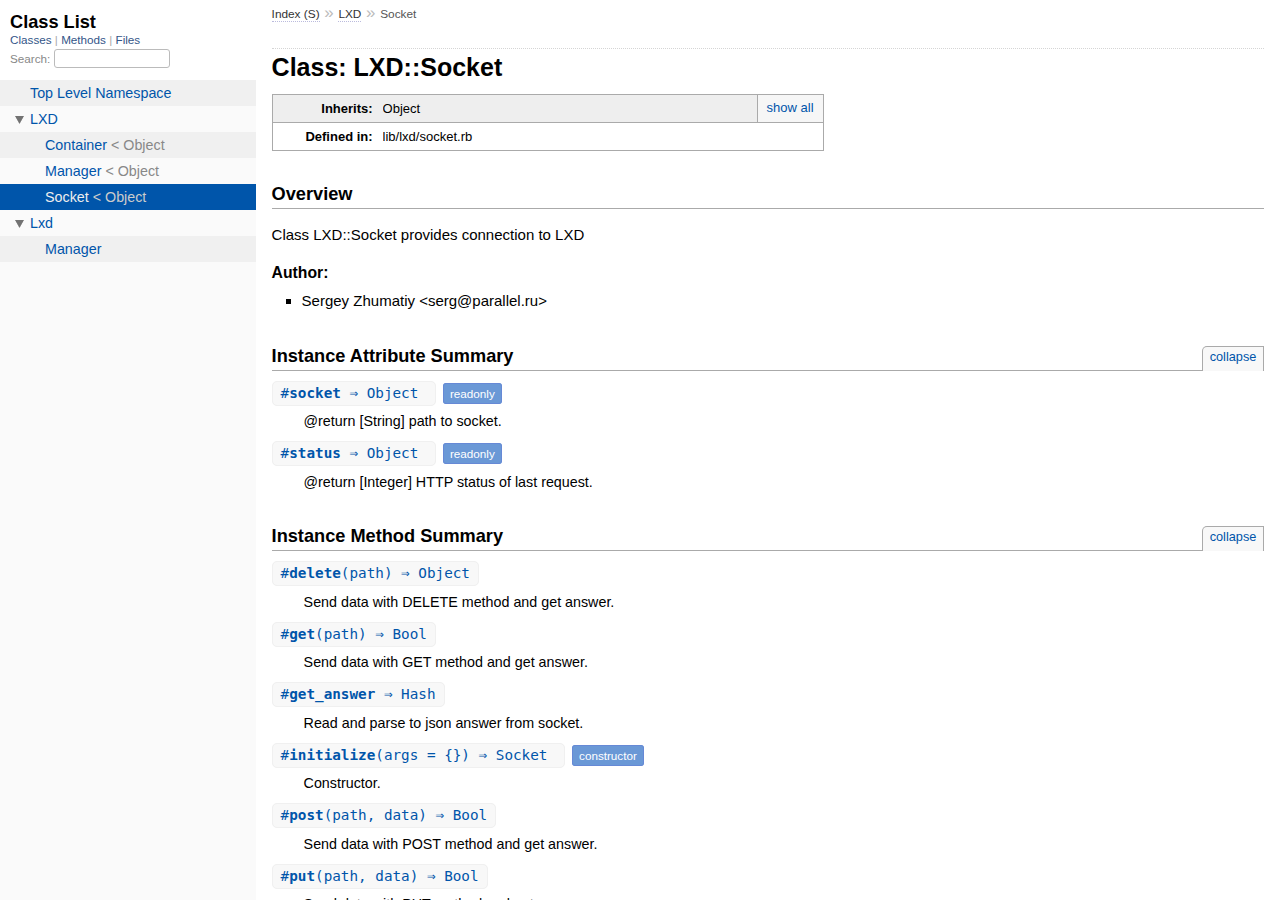
<file: doc/LXD/Socket.html>
<!DOCTYPE html>
<html>
  <head>
    <meta charset="utf-8">
<meta name="viewport" content="width=device-width, initial-scale=1.0">
<title>
  Class: LXD::Socket
  
    &mdash; Documentation by YARD 0.9.27
  
</title>

  <link rel="stylesheet" href="../css/style.css" type="text/css" />

  <link rel="stylesheet" href="../css/common.css" type="text/css" />

<script type="text/javascript">
  pathId = "LXD::Socket";
  relpath = '../';
</script>


  <script type="text/javascript" charset="utf-8" src="../js/jquery.js"></script>

  <script type="text/javascript" charset="utf-8" src="../js/app.js"></script>


  </head>
  <body>
    <div class="nav_wrap">
      <iframe id="nav" src="../class_list.html?1"></iframe>
      <div id="resizer"></div>
    </div>

    <div id="main" tabindex="-1">
      <div id="header">
        <div id="menu">
  
    <a href="../_index.html">Index (S)</a> &raquo;
    <span class='title'><span class='object_link'><a href="../LXD.html" title="LXD (module)">LXD</a></span></span>
     &raquo; 
    <span class="title">Socket</span>
  
</div>

        <div id="search">
  
    <a class="full_list_link" id="class_list_link"
        href="../class_list.html">

        <svg width="24" height="24">
          <rect x="0" y="4" width="24" height="4" rx="1" ry="1"></rect>
          <rect x="0" y="12" width="24" height="4" rx="1" ry="1"></rect>
          <rect x="0" y="20" width="24" height="4" rx="1" ry="1"></rect>
        </svg>
    </a>
  
</div>
        <div class="clear"></div>
      </div>

      <div id="content"><h1>Class: LXD::Socket
  
  
  
</h1>
<div class="box_info">
  
  <dl>
    <dt>Inherits:</dt>
    <dd>
      <span class="inheritName">Object</span>
      
        <ul class="fullTree">
          <li>Object</li>
          
            <li class="next">LXD::Socket</li>
          
        </ul>
        <a href="#" class="inheritanceTree">show all</a>
      
    </dd>
  </dl>
  

  
  
  
  
  

  

  
  <dl>
    <dt>Defined in:</dt>
    <dd>lib/lxd/socket.rb</dd>
  </dl>
  
</div>

<h2>Overview</h2><div class="docstring">
  <div class="discussion">
    
<p>Class LXD::Socket provides connection to LXD</p>


  </div>
</div>
<div class="tags">
  
<p class="tag_title">Author:</p>
<ul class="author">
  
    <li>
      
      
      
      
        
        <div class='inline'>
<p>Sergey Zhumatiy &lt;serg@parallel.ru&gt;</p>
</div>
      
    </li>
  
</ul>

</div>



  <h2>Instance Attribute Summary <small><a href="#" class="summary_toggle">collapse</a></small></h2>
  <ul class="summary">
    
      <li class="public ">
  <span class="summary_signature">
    
      <a href="#socket-instance_method" title="#socket (instance method)">#<strong>socket</strong>  &#x21d2; Object </a>
    

    
  </span>
  
  
  
    
      <span class="note title readonly">readonly</span>
    
    
  
  
  
  
  

  
    <span class="summary_desc"><div class='inline'>
<p>@return [String] path to socket.</p>
</div></span>
  
</li>

    
      <li class="public ">
  <span class="summary_signature">
    
      <a href="#status-instance_method" title="#status (instance method)">#<strong>status</strong>  &#x21d2; Object </a>
    

    
  </span>
  
  
  
    
      <span class="note title readonly">readonly</span>
    
    
  
  
  
  
  

  
    <span class="summary_desc"><div class='inline'>
<p>@return [Integer] HTTP status of last request.</p>
</div></span>
  
</li>

    
  </ul>




  
    <h2>
      Instance Method Summary
      <small><a href="#" class="summary_toggle">collapse</a></small>
    </h2>

    <ul class="summary">
      
        <li class="public ">
  <span class="summary_signature">
    
      <a href="#delete-instance_method" title="#delete (instance method)">#<strong>delete</strong>(path)  &#x21d2; Object </a>
    

    
  </span>
  
  
  
  
  
  
  

  
    <span class="summary_desc"><div class='inline'>
<p>Send data with DELETE method and get answer.</p>
</div></span>
  
</li>

      
        <li class="public ">
  <span class="summary_signature">
    
      <a href="#get-instance_method" title="#get (instance method)">#<strong>get</strong>(path)  &#x21d2; Bool </a>
    

    
  </span>
  
  
  
  
  
  
  

  
    <span class="summary_desc"><div class='inline'>
<p>Send data with GET method and get answer.</p>
</div></span>
  
</li>

      
        <li class="public ">
  <span class="summary_signature">
    
      <a href="#get_answer-instance_method" title="#get_answer (instance method)">#<strong>get_answer</strong>  &#x21d2; Hash </a>
    

    
  </span>
  
  
  
  
  
  
  

  
    <span class="summary_desc"><div class='inline'>
<p>Read and parse to json answer from socket.</p>
</div></span>
  
</li>

      
        <li class="public ">
  <span class="summary_signature">
    
      <a href="#initialize-instance_method" title="#initialize (instance method)">#<strong>initialize</strong>(args = {})  &#x21d2; Socket </a>
    

    
  </span>
  
  
    <span class="note title constructor">constructor</span>
  
  
  
  
  
  

  
    <span class="summary_desc"><div class='inline'>
<p>Constructor.</p>
</div></span>
  
</li>

      
        <li class="public ">
  <span class="summary_signature">
    
      <a href="#post-instance_method" title="#post (instance method)">#<strong>post</strong>(path, data)  &#x21d2; Bool </a>
    

    
  </span>
  
  
  
  
  
  
  

  
    <span class="summary_desc"><div class='inline'>
<p>Send data with POST method and get answer.</p>
</div></span>
  
</li>

      
        <li class="public ">
  <span class="summary_signature">
    
      <a href="#put-instance_method" title="#put (instance method)">#<strong>put</strong>(path, data)  &#x21d2; Bool </a>
    

    
  </span>
  
  
  
  
  
  
  

  
    <span class="summary_desc"><div class='inline'>
<p>Send data with PUT method and get answer.</p>
</div></span>
  
</li>

      
        <li class="public ">
  <span class="summary_signature">
    
      <a href="#req-instance_method" title="#req (instance method)">#<strong>req</strong>(path, method, data = nil)  &#x21d2; Object </a>
    

    
  </span>
  
  
  
  
  
  
  

  
    <span class="summary_desc"><div class='inline'>
<p>Make a request to LXD server.</p>
</div></span>
  
</li>

      
        <li class="public ">
  <span class="summary_signature">
    
      <a href="#send_data-instance_method" title="#send_data (instance method)">#<strong>send_data</strong>(path, data, method)  &#x21d2; String </a>
    

    
  </span>
  
  
  
  
  
  
  

  
    <span class="summary_desc"><div class='inline'>
<p>Send data to LXD and read answer.</p>
</div></span>
  
</li>

      
        <li class="public ">
  <span class="summary_signature">
    
      <a href="#wait_operation-instance_method" title="#wait_operation (instance method)">#<strong>wait_operation</strong>(op)  &#x21d2; Hash </a>
    

    
  </span>
  
  
  
  
  
  
  

  
    <span class="summary_desc"><div class='inline'>
<p>Send request for async operation wait and get answer.</p>
</div></span>
  
</li>

      
    </ul>
  

<div id="constructor_details" class="method_details_list">
  <h2>Constructor Details</h2>
  
    <div class="method_details first">
  <h3 class="signature first" id="initialize-instance_method">
  
    #<strong>initialize</strong>(args = {})  &#x21d2; <tt><span class='object_link'><a href="" title="LXD::Socket (class)">Socket</a></span></tt> 
  

  

  
</h3><div class="docstring">
  <div class="discussion">
    
<p>Constructor</p>


  </div>
</div>
<div class="tags">
  <p class="tag_title">Parameters:</p>
<ul class="param">
  
    <li>
      
        <span class='name'>args</span>
      
      
        <span class='type'></span>
      
      
        <em class="default">(defaults to: <tt>{}</tt>)</em>
      
      
        &mdash;
        <div class='inline'>
<p>options:</p>
<ul><li>
<p>`:socket` (path to socket [/var/snap/lxd/common/lxd/unix.socket]),</p>
</li><li>
<p>`:debug` (bool),</p>
</li></ul>
</div>
      
    </li>
  
</ul>


</div><table class="source_code">
  <tr>
    <td>
      <pre class="lines">


28
29
30
31
32
33</pre>
    </td>
    <td>
      <pre class="code"><span class="info file"># File 'lib/lxd/socket.rb', line 28</span>

<span class='kw'>def</span> <span class='id identifier rubyid_initialize'>initialize</span><span class='lparen'>(</span><span class='id identifier rubyid_args'>args</span> <span class='op'>=</span> <span class='lbrace'>{</span><span class='rbrace'>}</span><span class='rparen'>)</span>
  <span class='comment'># warn &quot;--- #{args}&quot;
</span>  <span class='ivar'>@socket</span> <span class='op'>=</span> <span class='id identifier rubyid_args'>args</span><span class='lbracket'>[</span><span class='symbol'>:socket</span><span class='rbracket'>]</span> <span class='op'>||</span> <span class='tstring'><span class='tstring_beg'>&#39;</span><span class='tstring_content'>/var/snap/lxd/common/lxd/unix.socket</span><span class='tstring_end'>&#39;</span></span>
  <span class='ivar'>@debug</span> <span class='op'>=</span> <span class='id identifier rubyid_args'>args</span><span class='lbracket'>[</span><span class='symbol'>:debug</span><span class='rbracket'>]</span>
  <span class='ivar'>@conn</span> <span class='op'>=</span> <span class='kw'>nil</span>
<span class='kw'>end</span></pre>
    </td>
  </tr>
</table>
</div>
  
</div>

  <div id="instance_attr_details" class="attr_details">
    <h2>Instance Attribute Details</h2>
    
      
      <span id=""></span>
      <div class="method_details first">
  <h3 class="signature first" id="socket-instance_method">
  
    #<strong>socket</strong>  &#x21d2; <tt>Object</tt>  <span class="extras">(readonly)</span>
  

  

  
</h3><div class="docstring">
  <div class="discussion">
    
<p>@return [String] path to socket</p>


  </div>
</div>
<div class="tags">
  

</div><table class="source_code">
  <tr>
    <td>
      <pre class="lines">


15
16
17</pre>
    </td>
    <td>
      <pre class="code"><span class="info file"># File 'lib/lxd/socket.rb', line 15</span>

<span class='kw'>def</span> <span class='id identifier rubyid_socket'>socket</span>
  <span class='ivar'>@socket</span>
<span class='kw'>end</span></pre>
    </td>
  </tr>
</table>
</div>
    
      
      <span id=""></span>
      <div class="method_details ">
  <h3 class="signature " id="status-instance_method">
  
    #<strong>status</strong>  &#x21d2; <tt>Object</tt>  <span class="extras">(readonly)</span>
  

  

  
</h3><div class="docstring">
  <div class="discussion">
    
<p>@return [Integer] HTTP status of last request</p>


  </div>
</div>
<div class="tags">
  

</div><table class="source_code">
  <tr>
    <td>
      <pre class="lines">


19
20
21</pre>
    </td>
    <td>
      <pre class="code"><span class="info file"># File 'lib/lxd/socket.rb', line 19</span>

<span class='kw'>def</span> <span class='id identifier rubyid_status'>status</span>
  <span class='ivar'>@status</span>
<span class='kw'>end</span></pre>
    </td>
  </tr>
</table>
</div>
    
  </div>


  <div id="instance_method_details" class="method_details_list">
    <h2>Instance Method Details</h2>

    
      <div class="method_details first">
  <h3 class="signature first" id="delete-instance_method">
  
    #<strong>delete</strong>(path)  &#x21d2; <tt>Object</tt> 
  

  

  
</h3><div class="docstring">
  <div class="discussion">
    
<p>Send data with DELETE method and get answer</p>


  </div>
</div>
<div class="tags">
  <p class="tag_title">Parameters:</p>
<ul class="param">
  
    <li>
      
        <span class='name'>path</span>
      
      
        <span class='type'>(<tt>String</tt>)</span>
      
      
      
        &mdash;
        <div class='inline'>
<p>path</p>
</div>
      
    </li>
  
</ul>


</div><table class="source_code">
  <tr>
    <td>
      <pre class="lines">


105
106
107
108</pre>
    </td>
    <td>
      <pre class="code"><span class="info file"># File 'lib/lxd/socket.rb', line 105</span>

<span class='kw'>def</span> <span class='id identifier rubyid_delete'>delete</span><span class='lparen'>(</span><span class='id identifier rubyid_path'>path</span><span class='rparen'>)</span>
  <span class='id identifier rubyid_req'>req</span><span class='lparen'>(</span><span class='id identifier rubyid_path'>path</span><span class='comma'>,</span> <span class='symbol'>:delete</span><span class='rparen'>)</span>
  <span class='comment'># warn response.code
</span><span class='kw'>end</span></pre>
    </td>
  </tr>
</table>
</div>
    
      <div class="method_details ">
  <h3 class="signature " id="get-instance_method">
  
    #<strong>get</strong>(path)  &#x21d2; <tt>Bool</tt> 
  

  

  
</h3><div class="docstring">
  <div class="discussion">
    
<p>Send data with GET method and get answer</p>


  </div>
</div>
<div class="tags">
  <p class="tag_title">Parameters:</p>
<ul class="param">
  
    <li>
      
        <span class='name'>path</span>
      
      
        <span class='type'>(<tt>String</tt>)</span>
      
      
      
        &mdash;
        <div class='inline'>
<p>path</p>
</div>
      
    </li>
  
</ul>

<p class="tag_title">Returns:</p>
<ul class="return">
  
    <li>
      
      
        <span class='type'>(<tt>Bool</tt>)</span>
      
      
      
        &mdash;
        <div class='inline'>
<p>true if success</p>
</div>
      
    </li>
  
</ul>

</div><table class="source_code">
  <tr>
    <td>
      <pre class="lines">


92
93
94
95
96</pre>
    </td>
    <td>
      <pre class="code"><span class="info file"># File 'lib/lxd/socket.rb', line 92</span>

<span class='kw'>def</span> <span class='id identifier rubyid_get'>get</span><span class='lparen'>(</span><span class='id identifier rubyid_path'>path</span><span class='rparen'>)</span>
  <span class='comment'># send_data(path, nil, &#39;GET&#39;)
</span>  <span class='id identifier rubyid_req'>req</span><span class='lparen'>(</span><span class='id identifier rubyid_path'>path</span><span class='comma'>,</span> <span class='symbol'>:get</span><span class='rparen'>)</span>
  <span class='comment'># warn response.code
</span><span class='kw'>end</span></pre>
    </td>
  </tr>
</table>
</div>
    
      <div class="method_details ">
  <h3 class="signature " id="get_answer-instance_method">
  
    #<strong>get_answer</strong>  &#x21d2; <tt>Hash</tt> 
  

  

  
</h3><div class="docstring">
  <div class="discussion">
    
<p>Read and parse to json answer from socket</p>


  </div>
</div>
<div class="tags">
  
<p class="tag_title">Returns:</p>
<ul class="return">
  
    <li>
      
      
        <span class='type'>(<tt>Hash</tt>)</span>
      
      
      
        &mdash;
        <div class='inline'>
<p>answer from LXD server If fail, return 999, original_status: status, length: result_len, headers: [response headers array]</p>
</div>
      
    </li>
  
</ul>

</div><table class="source_code">
  <tr>
    <td>
      <pre class="lines">


144
145
146
147
148
149
150
151
152
153
154
155
156
157
158
159
160
161
162
163
164
165
166
167
168
169
170
171
172
173
174
175</pre>
    </td>
    <td>
      <pre class="code"><span class="info file"># File 'lib/lxd/socket.rb', line 144</span>

<span class='kw'>def</span> <span class='id identifier rubyid_get_answer'>get_answer</span>
  <span class='id identifier rubyid_status'>status</span> <span class='op'>=</span> <span class='kw'>nil</span>
  <span class='id identifier rubyid_length'>length</span> <span class='op'>=</span> <span class='kw'>nil</span>
  <span class='id identifier rubyid_headers'>headers</span> <span class='op'>=</span> <span class='lbracket'>[</span><span class='rbracket'>]</span>
  <span class='id identifier rubyid_loop'>loop</span> <span class='kw'>do</span>
    <span class='id identifier rubyid_answer'>answer</span> <span class='op'>=</span> <span class='ivar'>@conn</span><span class='period'>.</span><span class='id identifier rubyid_readline'>readline</span><span class='period'>.</span><span class='id identifier rubyid_chomp'>chomp</span>
    <span class='id identifier rubyid_headers'>headers</span> <span class='op'>&lt;&lt;</span> <span class='id identifier rubyid_answer'>answer</span>
    <span class='id identifier rubyid_warn'>warn</span> <span class='tstring'><span class='tstring_beg'>&quot;</span><span class='tstring_content'>&lt;&lt; </span><span class='embexpr_beg'>#{</span><span class='id identifier rubyid_answer'>answer</span><span class='embexpr_end'>}</span><span class='tstring_end'>&quot;</span></span> <span class='kw'>if</span> <span class='ivar'>@debug</span>
    <span class='kw'>case</span> <span class='id identifier rubyid_answer'>answer</span>
    <span class='kw'>when</span> <span class='tstring'><span class='regexp_beg'>%r{</span><span class='tstring_content'>HTTP\/[0-9.]+ (\d+)</span><span class='regexp_end'>}</span></span>
      <span class='id identifier rubyid_status'>status</span> <span class='op'>=</span> <span class='backref'>$1</span><span class='period'>.</span><span class='id identifier rubyid_to_i'>to_i</span>
    <span class='kw'>when</span> <span class='tstring'><span class='regexp_beg'>%r{</span><span class='tstring_content'>Content-Length: (\d+)</span><span class='regexp_end'>}</span></span>
      <span class='id identifier rubyid_length'>length</span> <span class='op'>=</span> <span class='backref'>$1</span><span class='period'>.</span><span class='id identifier rubyid_to_i'>to_i</span>
    <span class='kw'>when</span> <span class='tstring'><span class='regexp_beg'>%r{</span><span class='tstring_content'>^$</span><span class='regexp_end'>}</span></span>
      <span class='kw'>break</span>
    <span class='kw'>end</span>
  <span class='kw'>end</span>

  <span class='id identifier rubyid_length'>length</span> <span class='op'>=</span> <span class='id identifier rubyid_length'>length</span><span class='period'>.</span><span class='id identifier rubyid_to_i'>to_i</span>
  <span class='ivar'>@status</span> <span class='op'>=</span> <span class='id identifier rubyid_status'>status</span><span class='period'>.</span><span class='id identifier rubyid_to_i'>to_i</span>
  <span class='kw'>if</span> <span class='ivar'>@status</span> <span class='op'>&lt;</span> <span class='int'>1</span> <span class='op'>||</span> <span class='ivar'>@status</span> <span class='op'>&gt;</span> <span class='int'>399</span>
    <span class='kw'>return</span> <span class='lbrace'>{</span>
      <span class='label'>status:</span> <span class='int'>999</span><span class='comma'>,</span>
      <span class='label'>original_status:</span> <span class='ivar'>@status</span><span class='comma'>,</span>
      <span class='label'>length:</span> <span class='id identifier rubyid_length'>length</span><span class='comma'>,</span>
      <span class='label'>headers:</span> <span class='id identifier rubyid_headers'>headers</span>
    <span class='rbrace'>}</span><span class='period'>.</span><span class='id identifier rubyid_to_json'>to_json</span>
  <span class='kw'>end</span>
  <span class='id identifier rubyid_data'>data</span> <span class='op'>=</span> <span class='ivar'>@conn</span><span class='period'>.</span><span class='id identifier rubyid_read'>read</span><span class='lparen'>(</span><span class='id identifier rubyid_length'>length</span><span class='rparen'>)</span>
  <span class='id identifier rubyid_warn'>warn</span> <span class='tstring'><span class='tstring_beg'>&quot;</span><span class='tstring_content'>data=&gt;&#39;</span><span class='embexpr_beg'>#{</span><span class='id identifier rubyid_data'>data</span><span class='embexpr_end'>}</span><span class='tstring_content'>&#39;</span><span class='tstring_end'>&quot;</span></span>
  <span class='const'>JSON</span><span class='period'>.</span><span class='id identifier rubyid_parse'>parse</span><span class='lparen'>(</span><span class='id identifier rubyid_data'>data</span><span class='rparen'>)</span>
<span class='kw'>end</span></pre>
    </td>
  </tr>
</table>
</div>
    
      <div class="method_details ">
  <h3 class="signature " id="post-instance_method">
  
    #<strong>post</strong>(path, data)  &#x21d2; <tt>Bool</tt> 
  

  

  
</h3><div class="docstring">
  <div class="discussion">
    
<p>Send data with POST method and get answer</p>


  </div>
</div>
<div class="tags">
  <p class="tag_title">Parameters:</p>
<ul class="param">
  
    <li>
      
        <span class='name'>path</span>
      
      
        <span class='type'>(<tt>String</tt>)</span>
      
      
      
        &mdash;
        <div class='inline'>
<p>path</p>
</div>
      
    </li>
  
    <li>
      
        <span class='name'>data</span>
      
      
        <span class='type'>(<tt>String</tt>)</span>
      
      
      
        &mdash;
        <div class='inline'>
<p>data to send (json format)</p>
</div>
      
    </li>
  
</ul>

<p class="tag_title">Returns:</p>
<ul class="return">
  
    <li>
      
      
        <span class='type'>(<tt>Bool</tt>)</span>
      
      
      
        &mdash;
        <div class='inline'>
<p>true if success</p>
</div>
      
    </li>
  
</ul>

</div><table class="source_code">
  <tr>
    <td>
      <pre class="lines">


118
119
120
121</pre>
    </td>
    <td>
      <pre class="code"><span class="info file"># File 'lib/lxd/socket.rb', line 118</span>

<span class='kw'>def</span> <span class='id identifier rubyid_post'>post</span><span class='lparen'>(</span><span class='id identifier rubyid_path'>path</span><span class='comma'>,</span> <span class='id identifier rubyid_data'>data</span><span class='rparen'>)</span>
  <span class='comment'># send_data(path, data, &#39;POST&#39;)
</span>  <span class='id identifier rubyid_req'>req</span><span class='lparen'>(</span><span class='id identifier rubyid_path'>path</span><span class='comma'>,</span> <span class='symbol'>:post</span><span class='comma'>,</span> <span class='id identifier rubyid_data'>data</span><span class='rparen'>)</span>
<span class='kw'>end</span></pre>
    </td>
  </tr>
</table>
</div>
    
      <div class="method_details ">
  <h3 class="signature " id="put-instance_method">
  
    #<strong>put</strong>(path, data)  &#x21d2; <tt>Bool</tt> 
  

  

  
</h3><div class="docstring">
  <div class="discussion">
    
<p>Send data with PUT method and get answer</p>


  </div>
</div>
<div class="tags">
  <p class="tag_title">Parameters:</p>
<ul class="param">
  
    <li>
      
        <span class='name'>path</span>
      
      
        <span class='type'>(<tt>String</tt>)</span>
      
      
      
        &mdash;
        <div class='inline'>
<p>path</p>
</div>
      
    </li>
  
    <li>
      
        <span class='name'>data</span>
      
      
        <span class='type'>(<tt>String</tt>)</span>
      
      
      
        &mdash;
        <div class='inline'>
<p>data to send (json format)</p>
</div>
      
    </li>
  
</ul>

<p class="tag_title">Returns:</p>
<ul class="return">
  
    <li>
      
      
        <span class='type'>(<tt>Bool</tt>)</span>
      
      
      
        &mdash;
        <div class='inline'>
<p>true if success</p>
</div>
      
    </li>
  
</ul>

</div><table class="source_code">
  <tr>
    <td>
      <pre class="lines">


131
132
133
134</pre>
    </td>
    <td>
      <pre class="code"><span class="info file"># File 'lib/lxd/socket.rb', line 131</span>

<span class='kw'>def</span> <span class='id identifier rubyid_put'>put</span><span class='lparen'>(</span><span class='id identifier rubyid_path'>path</span><span class='comma'>,</span> <span class='id identifier rubyid_data'>data</span><span class='rparen'>)</span>
  <span class='comment'># send_data(path, data, &#39;PUT&#39;)
</span>  <span class='id identifier rubyid_req'>req</span><span class='lparen'>(</span><span class='id identifier rubyid_path'>path</span><span class='comma'>,</span> <span class='symbol'>:put</span><span class='comma'>,</span> <span class='id identifier rubyid_data'>data</span><span class='rparen'>)</span>
<span class='kw'>end</span></pre>
    </td>
  </tr>
</table>
</div>
    
      <div class="method_details ">
  <h3 class="signature " id="req-instance_method">
  
    #<strong>req</strong>(path, method, data = nil)  &#x21d2; <tt>Object</tt> 
  

  

  
</h3><div class="docstring">
  <div class="discussion">
    
<p>Make a request to LXD server</p>


  </div>
</div>
<div class="tags">
  <p class="tag_title">Parameters:</p>
<ul class="param">
  
    <li>
      
        <span class='name'>path</span>
      
      
        <span class='type'>(<tt>String</tt>)</span>
      
      
      
        &mdash;
        <div class='inline'>
<p>The request path</p>
</div>
      
    </li>
  
    <li>
      
        <span class='name'>method</span>
      
      
        <span class='type'>(<tt>String</tt>)</span>
      
      
      
        &mdash;
        <div class='inline'>
<p>The method - :get, :put, :post</p>
</div>
      
    </li>
  
    <li>
      
        <span class='name'>data</span>
      
      
        <span class='type'>(<tt>#to_s</tt>, <tt>nil</tt>)</span>
      
      
        <em class="default">(defaults to: <tt>nil</tt>)</em>
      
      
        &mdash;
        <div class='inline'>
<p>The data to send</p>
</div>
      
    </li>
  
</ul>


</div><table class="source_code">
  <tr>
    <td>
      <pre class="lines">


42
43
44
45
46
47
48
49
50
51
52
53
54
55
56
57
58
59
60
61
62
63
64
65
66
67
68
69
70
71
72
73
74
75
76
77
78
79
80
81
82
83</pre>
    </td>
    <td>
      <pre class="code"><span class="info file"># File 'lib/lxd/socket.rb', line 42</span>

<span class='kw'>def</span> <span class='id identifier rubyid_req'>req</span><span class='lparen'>(</span><span class='id identifier rubyid_path'>path</span><span class='comma'>,</span> <span class='id identifier rubyid_method'>method</span><span class='comma'>,</span> <span class='id identifier rubyid_data'>data</span> <span class='op'>=</span> <span class='kw'>nil</span><span class='rparen'>)</span>
  <span class='id identifier rubyid_sock'>sock</span> <span class='op'>=</span> <span class='const'>Net</span><span class='op'>::</span><span class='const'>BufferedIO</span><span class='period'>.</span><span class='id identifier rubyid_new'>new</span><span class='lparen'>(</span><span class='const'>UNIXSocket</span><span class='period'>.</span><span class='id identifier rubyid_new'>new</span><span class='lparen'>(</span><span class='ivar'>@socket</span><span class='rparen'>)</span><span class='rparen'>)</span>
  <span class='id identifier rubyid_request'>request</span> <span class='op'>=</span>
    <span class='kw'>case</span> <span class='id identifier rubyid_method'>method</span>
    <span class='kw'>when</span> <span class='symbol'>:get</span>
      <span class='const'>Net</span><span class='op'>::</span><span class='const'>HTTP</span><span class='op'>::</span><span class='const'>Get</span><span class='period'>.</span><span class='id identifier rubyid_new'>new</span><span class='lparen'>(</span><span class='id identifier rubyid_path'>path</span><span class='rparen'>)</span>
    <span class='kw'>when</span> <span class='symbol'>:put</span>
      <span class='const'>Net</span><span class='op'>::</span><span class='const'>HTTP</span><span class='op'>::</span><span class='const'>Put</span><span class='period'>.</span><span class='id identifier rubyid_new'>new</span><span class='lparen'>(</span><span class='id identifier rubyid_path'>path</span><span class='rparen'>)</span>
    <span class='kw'>when</span> <span class='symbol'>:post</span>
      <span class='const'>Net</span><span class='op'>::</span><span class='const'>HTTP</span><span class='op'>::</span><span class='const'>Post</span><span class='period'>.</span><span class='id identifier rubyid_new'>new</span><span class='lparen'>(</span><span class='id identifier rubyid_path'>path</span><span class='rparen'>)</span>
    <span class='kw'>when</span> <span class='symbol'>:delete</span>
      <span class='const'>Net</span><span class='op'>::</span><span class='const'>HTTP</span><span class='op'>::</span><span class='const'>Delete</span><span class='period'>.</span><span class='id identifier rubyid_new'>new</span><span class='lparen'>(</span><span class='id identifier rubyid_path'>path</span><span class='rparen'>)</span>
    <span class='kw'>else</span>
      <span class='id identifier rubyid_raise'>raise</span> <span class='tstring'><span class='tstring_beg'>&quot;</span><span class='tstring_content'>Bad method &#39;</span><span class='embexpr_beg'>#{</span><span class='id identifier rubyid_method'>method</span><span class='embexpr_end'>}</span><span class='tstring_content'>&#39;</span><span class='tstring_end'>&quot;</span></span>
    <span class='kw'>end</span>
  <span class='id identifier rubyid_request'>request</span><span class='lbracket'>[</span><span class='tstring'><span class='tstring_beg'>&#39;</span><span class='tstring_content'>host</span><span class='tstring_end'>&#39;</span></span><span class='rbracket'>]</span> <span class='op'>=</span> <span class='tstring'><span class='tstring_beg'>&#39;</span><span class='tstring_content'>a</span><span class='tstring_end'>&#39;</span></span>
  <span class='id identifier rubyid_request'>request</span><span class='period'>.</span><span class='id identifier rubyid_body'>body</span> <span class='op'>=</span> <span class='id identifier rubyid_data'>data</span> <span class='kw'>if</span> <span class='id identifier rubyid_data'>data</span>
  <span class='id identifier rubyid_warn'>warn</span> <span class='tstring'><span class='tstring_beg'>&quot;</span><span class='tstring_content'>&gt; </span><span class='embexpr_beg'>#{</span><span class='id identifier rubyid_method'>method</span><span class='embexpr_end'>}</span><span class='tstring_content'>: </span><span class='embexpr_beg'>#{</span><span class='id identifier rubyid_path'>path</span><span class='embexpr_end'>}</span><span class='tstring_content'> -&gt; </span><span class='embexpr_beg'>#{</span><span class='id identifier rubyid_request'>request</span><span class='period'>.</span><span class='id identifier rubyid_body'>body</span><span class='embexpr_end'>}</span><span class='tstring_end'>&quot;</span></span> <span class='kw'>if</span> <span class='ivar'>@debug</span>
  <span class='id identifier rubyid_request'>request</span><span class='period'>.</span><span class='id identifier rubyid_exec'>exec</span><span class='lparen'>(</span><span class='id identifier rubyid_sock'>sock</span><span class='comma'>,</span> <span class='tstring'><span class='tstring_beg'>&#39;</span><span class='tstring_content'>1.1</span><span class='tstring_end'>&#39;</span></span><span class='comma'>,</span> <span class='id identifier rubyid_path'>path</span><span class='rparen'>)</span>

  <span class='id identifier rubyid_response'>response</span> <span class='op'>=</span> <span class='kw'>nil</span>
  <span class='id identifier rubyid_loop'>loop</span> <span class='kw'>do</span>
    <span class='id identifier rubyid_response'>response</span> <span class='op'>=</span> <span class='const'>Net</span><span class='op'>::</span><span class='const'>HTTPResponse</span><span class='period'>.</span><span class='id identifier rubyid_read_new'>read_new</span><span class='lparen'>(</span><span class='id identifier rubyid_sock'>sock</span><span class='rparen'>)</span>
    <span class='kw'>break</span> <span class='kw'>unless</span> <span class='id identifier rubyid_response'>response</span><span class='period'>.</span><span class='id identifier rubyid_kind_of?'>kind_of?</span><span class='lparen'>(</span><span class='const'>Net</span><span class='op'>::</span><span class='const'>HTTPContinue</span><span class='rparen'>)</span>
  <span class='kw'>end</span>
  <span class='id identifier rubyid_response'>response</span><span class='period'>.</span><span class='id identifier rubyid_reading_body'>reading_body</span><span class='lparen'>(</span><span class='id identifier rubyid_sock'>sock</span><span class='comma'>,</span> <span class='id identifier rubyid_request'>request</span><span class='period'>.</span><span class='id identifier rubyid_response_body_permitted?'>response_body_permitted?</span><span class='rparen'>)</span> <span class='lbrace'>{</span><span class='rbrace'>}</span>

  <span class='id identifier rubyid_warn'>warn</span> <span class='tstring'><span class='tstring_beg'>&quot;</span><span class='tstring_content'>response = </span><span class='embexpr_beg'>#{</span><span class='id identifier rubyid_response'>response</span><span class='period'>.</span><span class='id identifier rubyid_inspect'>inspect</span><span class='embexpr_end'>}</span><span class='tstring_end'>&quot;</span></span> <span class='kw'>if</span> <span class='ivar'>@debug</span>
  <span class='id identifier rubyid_answer'>answer</span> <span class='op'>=</span> <span class='kw'>if</span> <span class='id identifier rubyid_response'>response</span><span class='period'>.</span><span class='id identifier rubyid_kind_of?'>kind_of?</span><span class='lparen'>(</span><span class='const'>Net</span><span class='op'>::</span><span class='const'>HTTPSuccess</span><span class='rparen'>)</span>
             <span class='const'>JSON</span><span class='period'>.</span><span class='id identifier rubyid_parse'>parse</span><span class='lparen'>(</span><span class='id identifier rubyid_response'>response</span><span class='period'>.</span><span class='id identifier rubyid_body'>body</span><span class='rparen'>)</span>
           <span class='kw'>else</span>
             <span class='lbrace'>{</span> <span class='label'>code:</span> <span class='id identifier rubyid_response'>response</span><span class='period'>.</span><span class='id identifier rubyid_code'>code</span><span class='comma'>,</span> <span class='label'>failed:</span> <span class='kw'>true</span> <span class='rbrace'>}</span>
           <span class='kw'>end</span>

  <span class='id identifier rubyid_op'>op</span> <span class='op'>=</span> <span class='id identifier rubyid_answer'>answer</span><span class='lbracket'>[</span><span class='tstring'><span class='tstring_beg'>&#39;</span><span class='tstring_content'>operation</span><span class='tstring_end'>&#39;</span></span><span class='rbracket'>]</span><span class='period'>.</span><span class='id identifier rubyid_to_s'>to_s</span>
  <span class='kw'>if</span> <span class='id identifier rubyid_op'>op</span> <span class='op'>!=</span> <span class='tstring'><span class='tstring_beg'>&#39;</span><span class='tstring_end'>&#39;</span></span>
    <span class='comment'># warn &quot;WAIT...&quot;
</span>    <span class='id identifier rubyid_answer'>answer</span> <span class='op'>=</span> <span class='id identifier rubyid_wait_operation'>wait_operation</span> <span class='id identifier rubyid_op'>op</span>
  <span class='kw'>end</span>
  <span class='id identifier rubyid_warn'>warn</span> <span class='tstring'><span class='tstring_beg'>&quot;</span><span class='tstring_content'>req answer: </span><span class='embexpr_beg'>#{</span><span class='id identifier rubyid_answer'>answer</span><span class='period'>.</span><span class='id identifier rubyid_inspect'>inspect</span><span class='embexpr_end'>}</span><span class='tstring_end'>&quot;</span></span> <span class='kw'>if</span> <span class='ivar'>@debug</span>
  <span class='id identifier rubyid_answer'>answer</span>
<span class='kw'>end</span></pre>
    </td>
  </tr>
</table>
</div>
    
      <div class="method_details ">
  <h3 class="signature " id="send_data-instance_method">
  
    #<strong>send_data</strong>(path, data, method)  &#x21d2; <tt>String</tt> 
  

  

  
</h3><div class="docstring">
  <div class="discussion">
    
<p>Send data to LXD and read answer</p>


  </div>
</div>
<div class="tags">
  <p class="tag_title">Parameters:</p>
<ul class="param">
  
    <li>
      
        <span class='name'>path</span>
      
      
        <span class='type'>(<tt>String</tt>)</span>
      
      
      
        &mdash;
        <div class='inline'>
<p>path</p>
</div>
      
    </li>
  
    <li>
      
        <span class='name'>data</span>
      
      
        <span class='type'>(<tt>String</tt>)</span>
      
      
      
        &mdash;
        <div class='inline'>
<p>JSON formatted data to send</p>
</div>
      
    </li>
  
    <li>
      
        <span class='name'>method</span>
      
      
        <span class='type'>(<tt>String</tt>)</span>
      
      
      
        &mdash;
        <div class='inline'>
<p>GET/POST/PUT/…</p>
</div>
      
    </li>
  
</ul>

<p class="tag_title">Returns:</p>
<ul class="return">
  
    <li>
      
      
        <span class='type'>(<tt>String</tt>)</span>
      
      
      
        &mdash;
        <div class='inline'>
<p>answer in JSON format</p>
</div>
      
    </li>
  
</ul>

</div><table class="source_code">
  <tr>
    <td>
      <pre class="lines">


186
187
188
189
190
191
192
193
194
195
196
197
198
199
200
201
202
203
204
205
206
207
208
209
210
211
212
213
214
215</pre>
    </td>
    <td>
      <pre class="code"><span class="info file"># File 'lib/lxd/socket.rb', line 186</span>

<span class='kw'>def</span> <span class='id identifier rubyid_send_data'>send_data</span><span class='lparen'>(</span><span class='id identifier rubyid_path'>path</span><span class='comma'>,</span> <span class='id identifier rubyid_data'>data</span><span class='comma'>,</span> <span class='id identifier rubyid_method'>method</span><span class='rparen'>)</span>
  <span class='kw'>if</span> <span class='ivar'>@conn</span><span class='period'>.</span><span class='id identifier rubyid_nil?'>nil?</span> <span class='op'>||</span> <span class='ivar'>@conn</span><span class='period'>.</span><span class='id identifier rubyid_closed?'>closed?</span>
    <span class='ivar'>@conn</span> <span class='op'>=</span> <span class='const'>UNIXSocket</span><span class='period'>.</span><span class='id identifier rubyid_new'>new</span><span class='lparen'>(</span><span class='ivar'>@socket</span><span class='rparen'>)</span>
  <span class='kw'>end</span>
  <span class='id identifier rubyid_raise'>raise</span> <span class='tstring'><span class='tstring_beg'>&quot;</span><span class='tstring_content'>Cannot connect to </span><span class='embexpr_beg'>#{</span><span class='ivar'>@socket</span><span class='embexpr_end'>}</span><span class='tstring_end'>&quot;</span></span> <span class='kw'>unless</span> <span class='ivar'>@conn</span>

  <span class='id identifier rubyid_full_data'>full_data</span> <span class='op'>=</span> <span class='heredoc_beg'>&lt;&lt;-SEND_DATA</span>
<span class='embexpr_beg'>#{</span><span class='id identifier rubyid_method'>method</span><span class='embexpr_end'>}</span><span class='tstring_content'> </span><span class='embexpr_beg'>#{</span><span class='id identifier rubyid_path'>path</span><span class='embexpr_end'>}</span><span class='tstring_content'> HTTP/1.1\r
Host: a\r
User-Agent: site-manager/1.0\r
Accept: */*\r
Content-Length: </span><span class='embexpr_beg'>#{</span><span class='id identifier rubyid_data'>data</span><span class='period'>.</span><span class='id identifier rubyid_to_s'>to_s</span><span class='period'>.</span><span class='id identifier rubyid_length'>length</span><span class='embexpr_end'>}</span><span class='tstring_content'>\r
Content-Type: application/x-www-form-urlencoded\r
\r
</span><span class='embexpr_beg'>#{</span><span class='id identifier rubyid_data'>data</span><span class='embexpr_end'>}</span><span class='tstring_content'>
</span><span class='heredoc_end'>SEND_DATA
</span>
  <span class='id identifier rubyid_warn'>warn</span> <span class='tstring'><span class='tstring_beg'>&quot;</span><span class='tstring_content'>&gt;&gt; </span><span class='embexpr_beg'>#{</span><span class='id identifier rubyid_full_data'>full_data</span><span class='embexpr_end'>}</span><span class='tstring_end'>&quot;</span></span> <span class='kw'>if</span> <span class='ivar'>@debug</span>
  <span class='ivar'>@conn</span><span class='period'>.</span><span class='id identifier rubyid_write'>write</span> <span class='id identifier rubyid_full_data'>full_data</span>

  <span class='id identifier rubyid_answer'>answer</span> <span class='op'>=</span> <span class='id identifier rubyid_get_answer'>get_answer</span>
  <span class='id identifier rubyid_op'>op</span> <span class='op'>=</span> <span class='id identifier rubyid_answer'>answer</span><span class='lbracket'>[</span><span class='tstring'><span class='tstring_beg'>&#39;</span><span class='tstring_content'>operation</span><span class='tstring_end'>&#39;</span></span><span class='rbracket'>]</span><span class='period'>.</span><span class='id identifier rubyid_to_s'>to_s</span>
  <span class='kw'>if</span> <span class='id identifier rubyid_op'>op</span> <span class='op'>!=</span> <span class='tstring'><span class='tstring_beg'>&#39;</span><span class='tstring_end'>&#39;</span></span>
    <span class='comment'># warn &quot;WAIT...&quot;
</span>    <span class='id identifier rubyid_answer'>answer</span> <span class='op'>=</span> <span class='id identifier rubyid_wait_operation'>wait_operation</span> <span class='id identifier rubyid_op'>op</span>
  <span class='kw'>end</span>
  <span class='id identifier rubyid_warn'>warn</span> <span class='tstring'><span class='tstring_beg'>&quot;</span><span class='tstring_content'>!! </span><span class='embexpr_beg'>#{</span><span class='id identifier rubyid_answer'>answer</span><span class='embexpr_end'>}</span><span class='tstring_end'>&quot;</span></span> <span class='kw'>if</span> <span class='ivar'>@debug</span>
  <span class='ivar'>@conn</span><span class='period'>.</span><span class='id identifier rubyid_close'>close</span>
  <span class='id identifier rubyid_answer'>answer</span>
<span class='kw'>end</span></pre>
    </td>
  </tr>
</table>
</div>
    
      <div class="method_details ">
  <h3 class="signature " id="wait_operation-instance_method">
  
    #<strong>wait_operation</strong>(op)  &#x21d2; <tt>Hash</tt> 
  

  

  
</h3><div class="docstring">
  <div class="discussion">
    
<p>Send request for async operation wait and get answer</p>


  </div>
</div>
<div class="tags">
  
<p class="tag_title">Returns:</p>
<ul class="return">
  
    <li>
      
      
        <span class='type'>(<tt>Hash</tt>)</span>
      
      
      
        &mdash;
        <div class='inline'>
<p>answer form LXD</p>
</div>
      
    </li>
  
</ul>

</div><table class="source_code">
  <tr>
    <td>
      <pre class="lines">


221
222
223
224
225
226
227
228
229
230
231
232
233
234
235
236
237</pre>
    </td>
    <td>
      <pre class="code"><span class="info file"># File 'lib/lxd/socket.rb', line 221</span>

<span class='kw'>def</span> <span class='id identifier rubyid_wait_operation'>wait_operation</span><span class='lparen'>(</span><span class='id identifier rubyid_op'>op</span><span class='rparen'>)</span>
  <span class='ivar'>@conn</span><span class='period'>.</span><span class='id identifier rubyid_close'>close</span> <span class='kw'>if</span> <span class='ivar'>@conn</span> <span class='op'>&amp;&amp;</span> <span class='op'>!</span><span class='ivar'>@conn</span><span class='period'>.</span><span class='id identifier rubyid_closed?'>closed?</span>
  <span class='ivar'>@conn</span> <span class='op'>=</span> <span class='const'>UNIXSocket</span><span class='period'>.</span><span class='id identifier rubyid_new'>new</span><span class='lparen'>(</span><span class='ivar'>@socket</span><span class='rparen'>)</span>
  <span class='comment'># warn &quot;#{op}/wait&quot;
</span>  <span class='id identifier rubyid_d'>d</span> <span class='op'>=</span> <span class='heredoc_beg'>&lt;&lt;-CONT_WAIT</span>
<span class='tstring_content'>GET </span><span class='embexpr_beg'>#{</span><span class='id identifier rubyid_op'>op</span><span class='embexpr_end'>}</span><span class='tstring_content'>/wait HTTP/1.1
Host: a
User-Agent: site-manager/1.0
Accept: */*

</span><span class='heredoc_end'>CONT_WAIT
</span>
  <span class='ivar'>@conn</span><span class='period'>.</span><span class='id identifier rubyid_write'>write</span> <span class='id identifier rubyid_d'>d</span>
  <span class='id identifier rubyid_answer'>answer</span> <span class='op'>=</span> <span class='id identifier rubyid_get_answer'>get_answer</span>
  <span class='id identifier rubyid_warn'>warn</span> <span class='tstring'><span class='tstring_beg'>&quot;</span><span class='tstring_content'>** </span><span class='embexpr_beg'>#{</span><span class='id identifier rubyid_answer'>answer</span><span class='embexpr_end'>}</span><span class='tstring_end'>&quot;</span></span> <span class='kw'>if</span> <span class='ivar'>@debug</span>
  <span class='id identifier rubyid_answer'>answer</span>
<span class='kw'>end</span></pre>
    </td>
  </tr>
</table>
</div>
    
  </div>

</div>

      <div id="footer">
  Generated on Thu Jan 27 11:18:28 2022 by
  <a href="http://yardoc.org" title="Yay! A Ruby Documentation Tool" target="_parent">yard</a>
  0.9.27 (ruby-3.0.1).
</div>

    </div>
  </body>
</html>
</file>
<file: doc/css/style.css>
html {
  width: 100%;
  height: 100%;
}
body {
  font-family: "Lucida Sans", "Lucida Grande", Verdana, Arial, sans-serif;
  font-size: 13px;
  width: 100%;
  margin: 0;
  padding: 0;
  display: flex;
  display: -webkit-flex;
  display: -ms-flexbox;
}

#nav {
  position: relative;
  width: 100%;
  height: 100%;
  border: 0;
  border-right: 1px dotted #eee;
  overflow: auto;
}
.nav_wrap {
  margin: 0;
  padding: 0;
  width: 20%;
  height: 100%;
  position: relative;
  display: flex;
  display: -webkit-flex;
  display: -ms-flexbox;
  flex-shrink: 0;
  -webkit-flex-shrink: 0;
  -ms-flex: 1 0;
}
#resizer {
  position: absolute;
  right: -5px;
  top: 0;
  width: 10px;
  height: 100%;
  cursor: col-resize;
  z-index: 9999;
}
#main {
  flex: 5 1;
  -webkit-flex: 5 1;
  -ms-flex: 5 1;
  outline: none;
  position: relative;
  background: #fff;
  padding: 1.2em;
  padding-top: 0.2em;
  box-sizing: border-box;
}

@media (max-width: 920px) {
  .nav_wrap { width: 100%; top: 0; right: 0; overflow: visible; position: absolute; }
  #resizer { display: none; }
  #nav {
    z-index: 9999;
    background: #fff;
    display: none;
    position: absolute;
    top: 40px;
    right: 12px;
    width: 500px;
    max-width: 80%;
    height: 80%;
    overflow-y: scroll;
    border: 1px solid #999;
    border-collapse: collapse;
    box-shadow: -7px 5px 25px #aaa;
    border-radius: 2px;
  }
}

@media (min-width: 920px) {
  body { height: 100%; overflow: hidden; }
  #main { height: 100%; overflow: auto; }
  #search { display: none; }
}

#main img { max-width: 100%; }
h1 { font-size: 25px; margin: 1em 0 0.5em; padding-top: 4px; border-top: 1px dotted #d5d5d5; }
h1.noborder { border-top: 0px; margin-top: 0; padding-top: 4px; }
h1.title { margin-bottom: 10px; }
h1.alphaindex { margin-top: 0; font-size: 22px; }
h2 {
  padding: 0;
  padding-bottom: 3px;
  border-bottom: 1px #aaa solid;
  font-size: 1.4em;
  margin: 1.8em 0 0.5em;
  position: relative;
}
h2 small { font-weight: normal; font-size: 0.7em; display: inline; position: absolute; right: 0; }
h2 small a {
  display: block;
  height: 20px;
  border: 1px solid #aaa;
  border-bottom: 0;
  border-top-left-radius: 5px;
  background: #f8f8f8;
  position: relative;
  padding: 2px 7px;
}
.clear { clear: both; }
.inline { display: inline; }
.inline p:first-child { display: inline; }
.docstring, .tags, #filecontents { font-size: 15px; line-height: 1.5145em; }
.docstring p > code, .docstring p > tt, .tags p > code, .tags p > tt {
  color: #c7254e; background: #f9f2f4; padding: 2px 4px; font-size: 1em;
  border-radius: 4px;
}
.docstring h1, .docstring h2, .docstring h3, .docstring h4 { padding: 0; border: 0; border-bottom: 1px dotted #bbb; }
.docstring h1 { font-size: 1.2em; }
.docstring h2 { font-size: 1.1em; }
.docstring h3, .docstring h4 { font-size: 1em; border-bottom: 0; padding-top: 10px; }
.summary_desc .object_link a, .docstring .object_link a {
  font-family: monospace; font-size: 1.05em;
  color: #05a; background: #EDF4FA; padding: 2px 4px; font-size: 1em;
  border-radius: 4px;
}
.rdoc-term { padding-right: 25px; font-weight: bold; }
.rdoc-list p { margin: 0; padding: 0; margin-bottom: 4px; }
.summary_desc pre.code .object_link a, .docstring pre.code .object_link a {
  padding: 0px; background: inherit; color: inherit; border-radius: inherit;
}

/* style for <table> */
#filecontents table, .docstring table { border-collapse: collapse; }
#filecontents table th, #filecontents table td,
.docstring table th, .docstring table td { border: 1px solid #ccc; padding: 8px; padding-right: 17px; }
#filecontents table tr:nth-child(odd),
.docstring table tr:nth-child(odd) { background: #eee; }
#filecontents table tr:nth-child(even),
.docstring table tr:nth-child(even) { background: #fff; }
#filecontents table th, .docstring table th { background: #fff; }

/* style for <ul> */
#filecontents li > p, .docstring li > p { margin: 0px; }
#filecontents ul, .docstring ul { padding-left: 20px; }
/* style for <dl> */
#filecontents dl, .docstring dl { border: 1px solid #ccc; }
#filecontents dt, .docstring dt { background: #ddd; font-weight: bold; padding: 3px 5px; }
#filecontents dd, .docstring dd { padding: 5px 0px; margin-left: 18px; }
#filecontents dd > p, .docstring dd > p { margin: 0px; }

.note {
  color: #222;
  margin: 20px 0;
  padding: 10px;
  border: 1px solid #eee;
  border-radius: 3px;
  display: block;
}
.docstring .note {
  border-left-color: #ccc;
  border-left-width: 5px;
}
.note.todo { background: #ffffc5; border-color: #ececaa; }
.note.returns_void { background: #efefef; }
.note.deprecated { background: #ffe5e5; border-color: #e9dada; }
.note.title.deprecated { background: #ffe5e5; border-color: #e9dada; }
.note.private { background: #ffffc5; border-color: #ececaa; }
.note.title { padding: 3px 6px; font-size: 0.9em; font-family: "Lucida Sans", "Lucida Grande", Verdana, Arial, sans-serif; display: inline; }
.summary_signature + .note.title { margin-left: 7px; }
h1 .note.title { font-size: 0.5em; font-weight: normal; padding: 3px 5px; position: relative; top: -3px; text-transform: capitalize; }
.note.title { background: #efefef; }
.note.title.constructor { color: #fff; background: #6a98d6; border-color: #6689d6; }
.note.title.writeonly { color: #fff; background: #45a638; border-color: #2da31d; }
.note.title.readonly { color: #fff; background: #6a98d6; border-color: #6689d6; }
.note.title.private { background: #d5d5d5; border-color: #c5c5c5; }
.note.title.not_defined_here { background: transparent; border: none; font-style: italic; }
.discussion .note { margin-top: 6px; }
.discussion .note:first-child { margin-top: 0; }

h3.inherited {
  font-style: italic;
  font-family: "Lucida Sans", "Lucida Grande", Verdana, Arial, sans-serif;
  font-weight: normal;
  padding: 0;
  margin: 0;
  margin-top: 12px;
  margin-bottom: 3px;
  font-size: 13px;
}
p.inherited {
  padding: 0;
  margin: 0;
  margin-left: 25px;
}

.box_info dl {
  margin: 0;
  border: 0;
  width: 100%;
  font-size: 1em;
  display: flex;
  display: -webkit-flex;
  display: -ms-flexbox;
}
.box_info dl dt {
  flex-shrink: 0;
  -webkit-flex-shrink: 1;
  -ms-flex-shrink: 1;
  width: 100px;
  text-align: right;
  font-weight: bold;
  border: 1px solid #aaa;
  border-width: 1px 0px 0px 1px;
  padding: 6px 0;
  padding-right: 10px;
}
.box_info dl dd {
  flex-grow: 1;
  -webkit-flex-grow: 1;
  -ms-flex: 1;
  max-width: 420px;
  padding: 6px 0;
  padding-right: 20px;
  border: 1px solid #aaa;
  border-width: 1px 1px 0 0;
  overflow: hidden;
  position: relative;
}
.box_info dl:last-child > * {
  border-bottom: 1px solid #aaa;
}
.box_info dl:nth-child(odd) > * { background: #eee; }
.box_info dl:nth-child(even) > * { background: #fff; }
.box_info dl > * { margin: 0; }

ul.toplevel { list-style: none; padding-left: 0; font-size: 1.1em; }
.index_inline_list { padding-left: 0; font-size: 1.1em; }

.index_inline_list li {
  list-style: none;
  display: inline-block;
  padding: 0 12px;
  line-height: 30px;
  margin-bottom: 5px;
}

dl.constants { margin-left: 10px; }
dl.constants dt { font-weight: bold; font-size: 1.1em; margin-bottom: 5px; }
dl.constants.compact dt { display: inline-block; font-weight: normal }
dl.constants dd { width: 75%; white-space: pre; font-family: monospace; margin-bottom: 18px; }
dl.constants .docstring .note:first-child { margin-top: 5px; }

.summary_desc {
  margin-left: 32px;
  display: block;
  font-family: sans-serif;
  font-size: 1.1em;
  margin-top: 8px;
  line-height: 1.5145em;
  margin-bottom: 0.8em;
}
.summary_desc tt { font-size: 0.9em; }
dl.constants .note { padding: 2px 6px; padding-right: 12px; margin-top: 6px; }
dl.constants .docstring { margin-left: 32px; font-size: 0.9em; font-weight: normal; }
dl.constants .tags { padding-left: 32px; font-size: 0.9em; line-height: 0.8em; }
dl.constants .discussion *:first-child { margin-top: 0; }
dl.constants .discussion *:last-child { margin-bottom: 0; }

.method_details { border-top: 1px dotted #ccc; margin-top: 25px; padding-top: 0; }
.method_details.first { border: 0; margin-top: 5px; }
.method_details.first h3.signature { margin-top: 1em; }
p.signature, h3.signature {
  font-size: 1.1em; font-weight: normal; font-family: Monaco, Consolas, Courier, monospace;
  padding: 6px 10px; margin-top: 1em;
  background: #E8F4FF; border: 1px solid #d8d8e5; border-radius: 5px;
}
p.signature tt,
h3.signature tt { font-family: Monaco, Consolas, Courier, monospace; }
p.signature .overload,
h3.signature .overload { display: block; }
p.signature .extras,
h3.signature .extras { font-weight: normal; font-family: sans-serif; color: #444; font-size: 1em; }
p.signature .not_defined_here,
h3.signature .not_defined_here,
p.signature .aliases,
h3.signature .aliases { display: block; font-weight: normal; font-size: 0.9em; font-family: sans-serif; margin-top: 0px; color: #555; }
p.signature .aliases .names,
h3.signature .aliases .names { font-family: Monaco, Consolas, Courier, monospace; font-weight: bold; color: #000; font-size: 1.2em; }

.tags .tag_title { font-size: 1.05em; margin-bottom: 0; font-weight: bold; }
.tags .tag_title tt { color: initial; padding: initial; background: initial; }
.tags ul { margin-top: 5px; padding-left: 30px; list-style: square; }
.tags ul li { margin-bottom: 3px; }
.tags ul .name { font-family: monospace; font-weight: bold; }
.tags ul .note { padding: 3px 6px; }
.tags { margin-bottom: 12px; }

.tags .examples .tag_title { margin-bottom: 10px; font-weight: bold; }
.tags .examples .inline p { padding: 0; margin: 0; font-weight: bold; font-size: 1em; }
.tags .examples .inline p:before { content: "▸"; font-size: 1em; margin-right: 5px; }

.tags .overload .overload_item { list-style: none; margin-bottom: 25px; }
.tags .overload .overload_item .signature {
  padding: 2px 8px;
  background: #F1F8FF; border: 1px solid #d8d8e5; border-radius: 3px;
}
.tags .overload .signature { margin-left: -15px; font-family: monospace; display: block; font-size: 1.1em; }
.tags .overload .docstring { margin-top: 15px; }

.defines { display: none; }

#method_missing_details .notice.this { position: relative; top: -8px; color: #888; padding: 0; margin: 0; }

.showSource { font-size: 0.9em; }
.showSource a, .showSource a:visited { text-decoration: none; color: #666; }

#content a, #content a:visited { text-decoration: none; color: #05a; }
#content a:hover { background: #ffffa5; }

ul.summary {
  list-style: none;
  font-family: monospace;
  font-size: 1em;
  line-height: 1.5em;
  padding-left: 0px;
}
ul.summary a, ul.summary a:visited {
  text-decoration: none; font-size: 1.1em;
}
ul.summary li { margin-bottom: 5px; }
.summary_signature { padding: 4px 8px; background: #f8f8f8; border: 1px solid #f0f0f0; border-radius: 5px; }
.summary_signature:hover { background: #CFEBFF; border-color: #A4CCDA; cursor: pointer; }
.summary_signature.deprecated { background: #ffe5e5; border-color: #e9dada; }
ul.summary.compact li { display: inline-block; margin: 0px 5px 0px 0px; line-height: 2.6em;}
ul.summary.compact .summary_signature { padding: 5px 7px; padding-right: 4px; }
#content .summary_signature:hover a,
#content .summary_signature:hover a:visited {
  background: transparent;
  color: #049;
}

p.inherited a { font-family: monospace; font-size: 0.9em; }
p.inherited { word-spacing: 5px; font-size: 1.2em; }

p.children { font-size: 1.2em; }
p.children a { font-size: 0.9em; }
p.children strong { font-size: 0.8em; }
p.children strong.modules { padding-left: 5px; }

ul.fullTree { display: none; padding-left: 0; list-style: none; margin-left: 0; margin-bottom: 10px; }
ul.fullTree ul { margin-left: 0; padding-left: 0; list-style: none; }
ul.fullTree li { text-align: center; padding-top: 18px; padding-bottom: 12px; background: url([data-uri]) no-repeat top center; }
ul.fullTree li:first-child { padding-top: 0; background: transparent; }
ul.fullTree li:last-child { padding-bottom: 0; }
.showAll ul.fullTree { display: block; }
.showAll .inheritName { display: none; }

#search { position: absolute; right: 12px; top: 0px; z-index: 9000; }
#search a {
  display: block; float: left;
  padding: 4px 8px; text-decoration: none; color: #05a; fill: #05a;
  border: 1px solid #d8d8e5;
  border-bottom-left-radius: 3px; border-bottom-right-radius: 3px;
  background: #F1F8FF;
  box-shadow: -1px 1px 3px #ddd;
}
#search a:hover { background: #f5faff; color: #06b; fill: #06b; }
#search a.active {
  background: #568; padding-bottom: 20px; color: #fff; fill: #fff;
  border: 1px solid #457;
  border-top-left-radius: 5px; border-top-right-radius: 5px;
}
#search a.inactive { color: #999; fill: #999; }
.inheritanceTree, .toggleDefines {
  float: right;
  border-left: 1px solid #aaa;
  position: absolute; top: 0; right: 0;
  height: 100%;
  background: #f6f6f6;
  padding: 5px;
  min-width: 55px;
  text-align: center;
}

#menu { font-size: 1.3em; color: #bbb; }
#menu .title, #menu a { font-size: 0.7em; }
#menu .title a { font-size: 1em; }
#menu .title { color: #555; }
#menu a, #menu a:visited { color: #333; text-decoration: none; border-bottom: 1px dotted #bbd; }
#menu a:hover { color: #05a; }

#footer { margin-top: 15px; border-top: 1px solid #ccc; text-align: center; padding: 7px 0; color: #999; }
#footer a, #footer a:visited { color: #444; text-decoration: none; border-bottom: 1px dotted #bbd; }
#footer a:hover { color: #05a; }

#listing ul.alpha { font-size: 1.1em; }
#listing ul.alpha { margin: 0; padding: 0; padding-bottom: 10px; list-style: none; }
#listing ul.alpha li.letter { font-size: 1.4em; padding-bottom: 10px; }
#listing ul.alpha ul { margin: 0; padding-left: 15px; }
#listing ul small { color: #666; font-size: 0.7em; }

li.r1 { background: #f0f0f0; }
li.r2 { background: #fafafa; }

#content ul.summary li.deprecated .summary_signature a,
#content ul.summary li.deprecated .summary_signature a:visited { text-decoration: line-through; font-style: italic; }

#toc {
  position: relative;
  float: right;
  overflow-x: auto;
  right: -3px;
  margin-left: 20px;
  margin-bottom: 20px;
  padding: 20px; padding-right: 30px;
  max-width: 300px;
  z-index: 5000;
  background: #fefefe;
  border: 1px solid #ddd;
  box-shadow: -2px 2px 6px #bbb;
}
#toc .title { margin: 0; }
#toc ol { padding-left: 1.8em; }
#toc li { font-size: 1.1em; line-height: 1.7em; }
#toc > ol > li { font-size: 1.1em; font-weight: bold; }
#toc ol > li > ol { font-size: 0.9em; }
#toc ol ol > li > ol { padding-left: 2.3em; }
#toc ol + li { margin-top: 0.3em; }
#toc.hidden { padding: 10px; background: #fefefe; box-shadow: none; }
#toc.hidden:hover { background: #fafafa; }
#filecontents h1 + #toc.nofloat { margin-top: 0; }
@media (max-width: 560px) {
  #toc {
    margin-left: 0;
    margin-top: 16px;
    float: none;
    max-width: none;
  }
}

/* syntax highlighting */
.source_code { display: none; padding: 3px 8px; border-left: 8px solid #ddd; margin-top: 5px; }
#filecontents pre.code, .docstring pre.code, .source_code pre { font-family: monospace; }
#filecontents pre.code, .docstring pre.code { display: block; }
.source_code .lines { padding-right: 12px; color: #555; text-align: right; }
#filecontents pre.code, .docstring pre.code,
.tags pre.example {
  padding: 9px 14px;
  margin-top: 4px;
  border: 1px solid #e1e1e8;
  background: #f7f7f9;
  border-radius: 4px;
  font-size: 1em;
  overflow-x: auto;
  line-height: 1.2em;
}
pre.code { color: #000; tab-size: 2; }
pre.code .info.file { color: #555; }
pre.code .val { color: #036A07; }
pre.code .tstring_content,
pre.code .heredoc_beg, pre.code .heredoc_end,
pre.code .qwords_beg, pre.code .qwords_end, pre.code .qwords_sep,
pre.code .words_beg, pre.code .words_end, pre.code .words_sep,
pre.code .qsymbols_beg, pre.code .qsymbols_end, pre.code .qsymbols_sep,
pre.code .symbols_beg, pre.code .symbols_end, pre.code .symbols_sep,
pre.code .tstring, pre.code .dstring { color: #036A07; }
pre.code .fid, pre.code .rubyid_new, pre.code .rubyid_to_s,
pre.code .rubyid_to_sym, pre.code .rubyid_to_f,
pre.code .dot + pre.code .id,
pre.code .rubyid_to_i pre.code .rubyid_each { color: #0085FF; }
pre.code .comment { color: #0066FF; }
pre.code .const, pre.code .constant { color: #585CF6; }
pre.code .label,
pre.code .symbol { color: #C5060B; }
pre.code .kw,
pre.code .rubyid_require,
pre.code .rubyid_extend,
pre.code .rubyid_include { color: #0000FF; }
pre.code .ivar { color: #318495; }
pre.code .gvar,
pre.code .rubyid_backref,
pre.code .rubyid_nth_ref { color: #6D79DE; }
pre.code .regexp, .dregexp { color: #036A07; }
pre.code a { border-bottom: 1px dotted #bbf; }
/* inline code */
*:not(pre) > code {
	padding: 1px 3px 1px 3px;
	border: 1px solid #E1E1E8;
	background: #F7F7F9;
	border-radius: 4px;
}

/* Color fix for links */
#content .summary_desc pre.code .id > .object_link a, /* identifier */
#content .docstring pre.code .id > .object_link a { color: #0085FF; }
#content .summary_desc pre.code .const > .object_link a, /* constant */
#content .docstring pre.code .const > .object_link a { color: #585CF6; }
</file>
<file: doc/css/common.css>
/* Override this file with custom rules */
</file>
<file: doc/css/full_list.css>
body {
  margin: 0;
  font-family: "Lucida Sans", "Lucida Grande", Verdana, Arial, sans-serif;
  font-size: 13px;
  height: 101%;
  overflow-x: hidden;
  background: #fafafa;
}

h1 { padding: 12px 10px; padding-bottom: 0; margin: 0; font-size: 1.4em; }
.clear { clear: both; }
.fixed_header { position: fixed; background: #fff; width: 100%; padding-bottom: 10px; margin-top: 0; top: 0; z-index: 9999; height: 70px; }
#search { position: absolute; right: 5px; top: 9px; padding-left: 24px; }
#content.insearch #search, #content.insearch #noresults { background: url([data-uri]) no-repeat center left; }
#full_list { padding: 0; list-style: none; margin-left: 0; margin-top: 80px; font-size: 1.1em; }
#full_list ul { padding: 0; }
#full_list li { padding: 0; margin: 0; list-style: none; }
#full_list li .item { padding: 5px 5px 5px 12px; }
#noresults { padding: 7px 12px; background: #fff; }
#content.insearch #noresults { margin-left: 7px; }
li.collapsed ul { display: none; }
li a.toggle { cursor: default; position: relative; left: -5px; top: 4px; text-indent: -999px; width: 10px; height: 9px; margin-left: -10px; display: block; float: left; background: url([data-uri]) no-repeat bottom left; }
li.collapsed a.toggle { opacity: 0.5; cursor: default; background-position: top left; }
li { color: #888; cursor: pointer; }
li.deprecated { text-decoration: line-through; font-style: italic; }
li.odd { background: #f0f0f0; }
li.even { background: #fafafa; }
.item:hover { background: #ddd; }
li small:before { content: "("; }
li small:after { content: ")"; }
li small.search_info { display: none; }
a, a:visited { text-decoration: none; color: #05a; }
li.clicked > .item { background: #05a; color: #ccc; }
li.clicked > .item a, li.clicked > .item a:visited { color: #eee; }
li.clicked > .item a.toggle { opacity: 0.5; background-position: bottom right; }
li.collapsed.clicked a.toggle { background-position: top right; }
#search input { border: 1px solid #bbb; border-radius: 3px; }
#full_list_nav { margin-left: 10px; font-size: 0.9em; display: block; color: #aaa; }
#full_list_nav a, #nav a:visited { color: #358; }
#full_list_nav a:hover { background: transparent; color: #5af; }
#full_list_nav span:after { content: ' | '; }
#full_list_nav span:last-child:after { content: ''; }

#content h1 { margin-top: 0; }
li { white-space: nowrap; cursor: normal; }
li small { display: block; font-size: 0.8em; }
li small:before { content: ""; }
li small:after { content: ""; }
li small.search_info { display: none; }
#search { width: 170px; position: static; margin: 3px; margin-left: 10px; font-size: 0.9em; color: #888; padding-left: 0; padding-right: 24px; }
#content.insearch #search { background-position: center right; }
#search input { width: 110px; }

#full_list.insearch ul { display: block; }
#full_list.insearch .item { display: none; }
#full_list.insearch .found { display: block; padding-left: 11px !important; }
#full_list.insearch li a.toggle { display: none; }
#full_list.insearch li small.search_info { display: block; }
</file>
